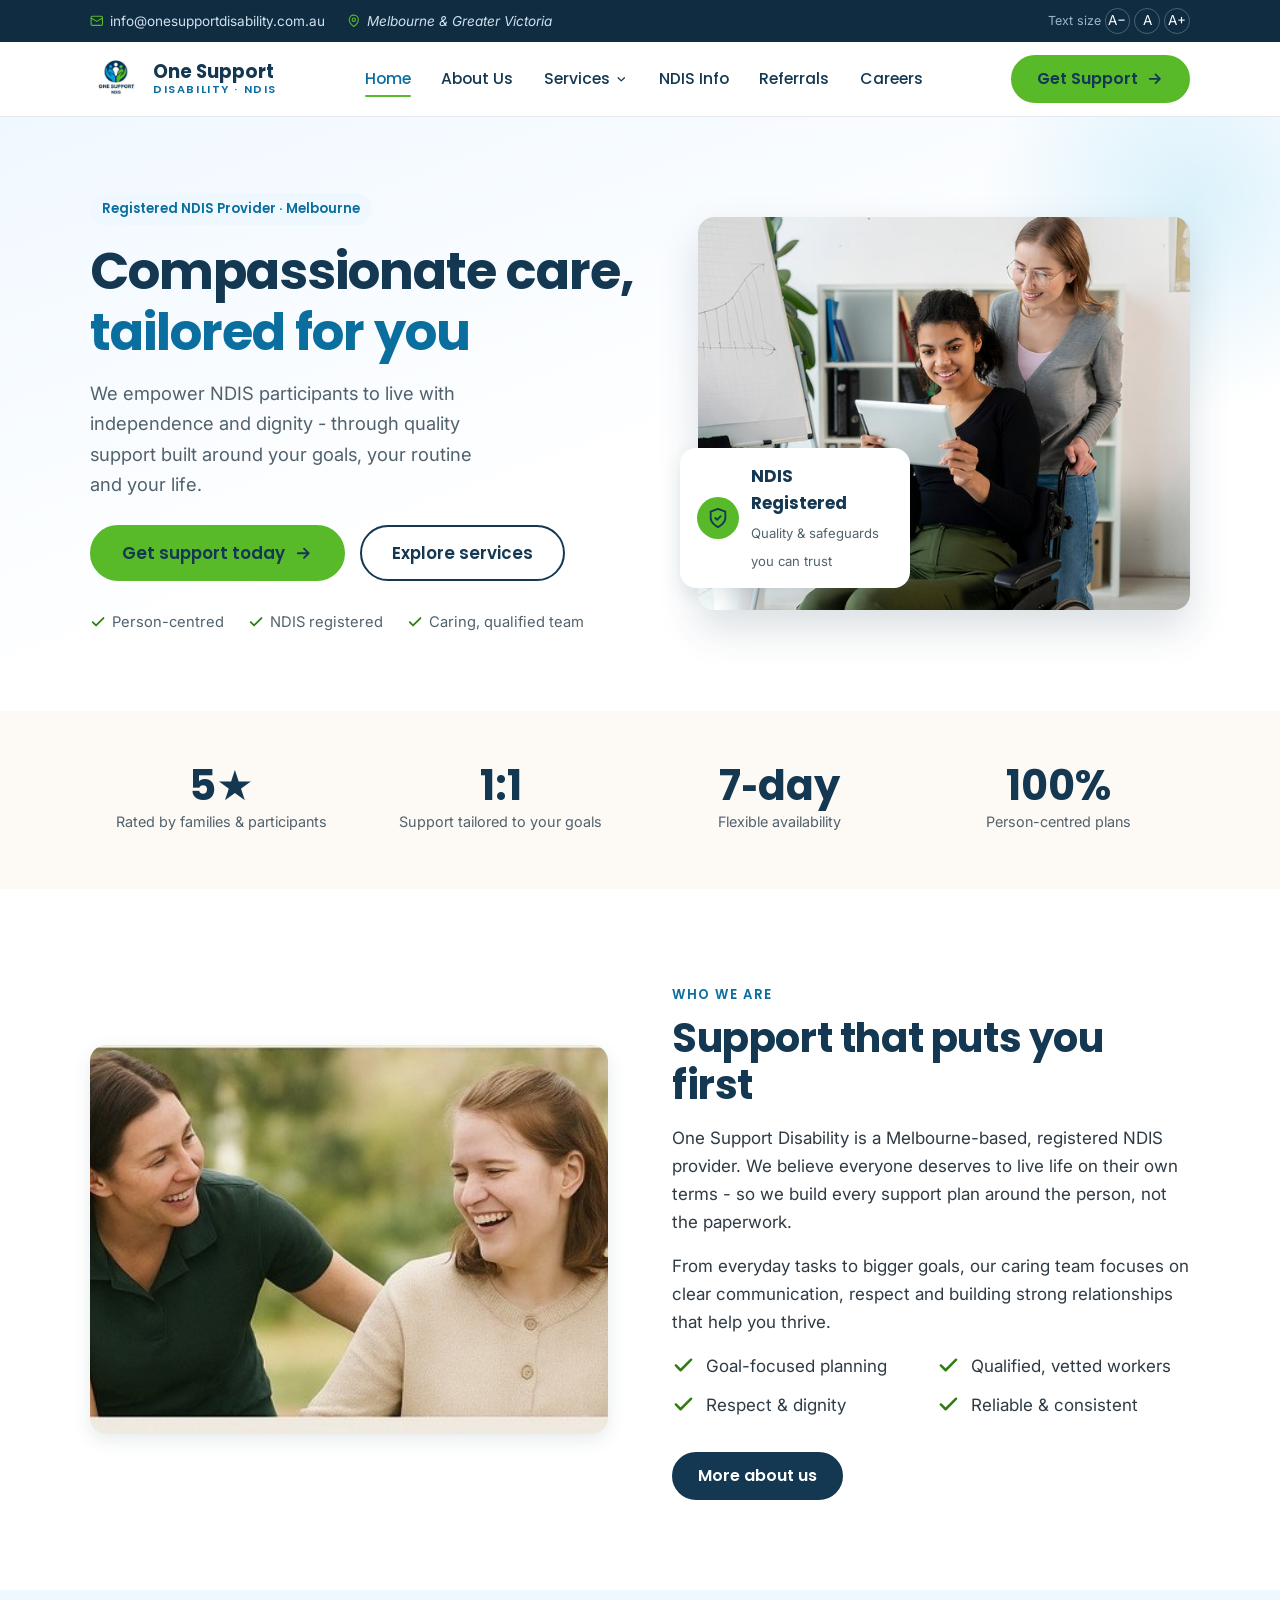
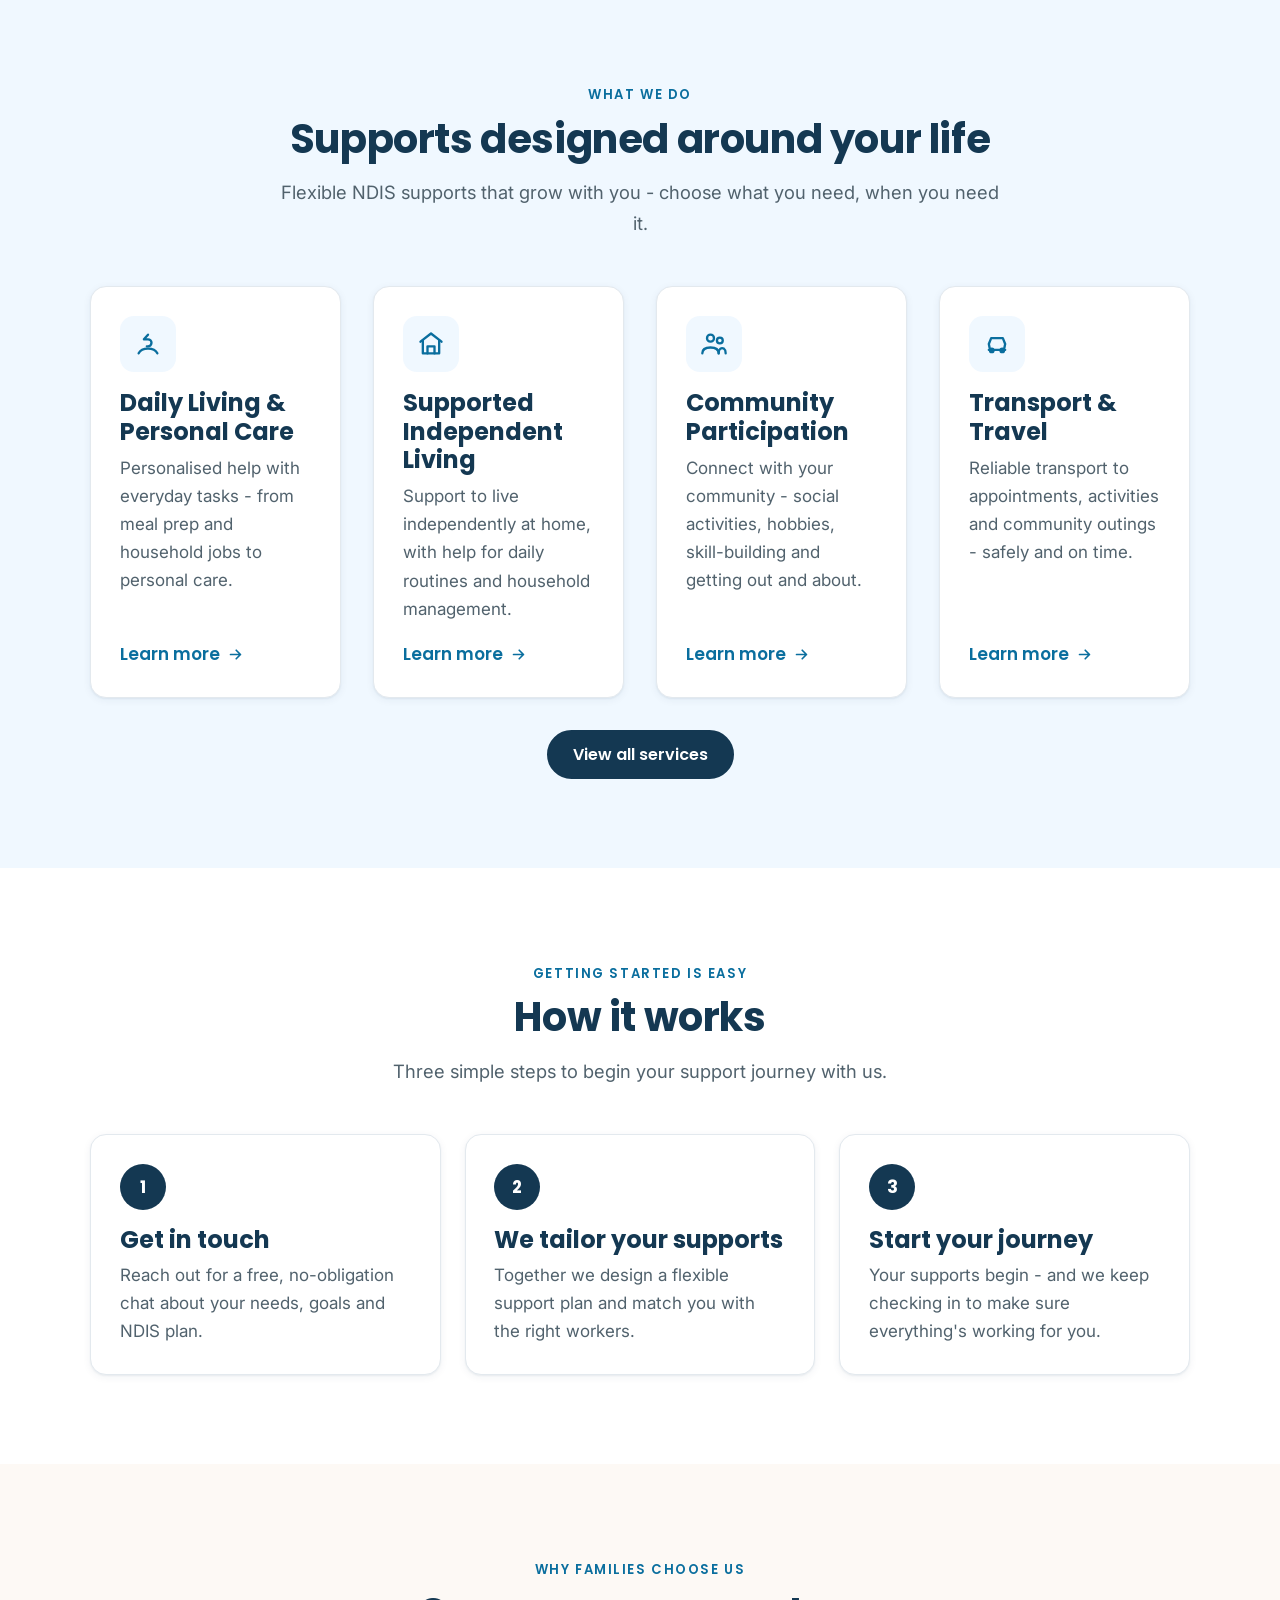
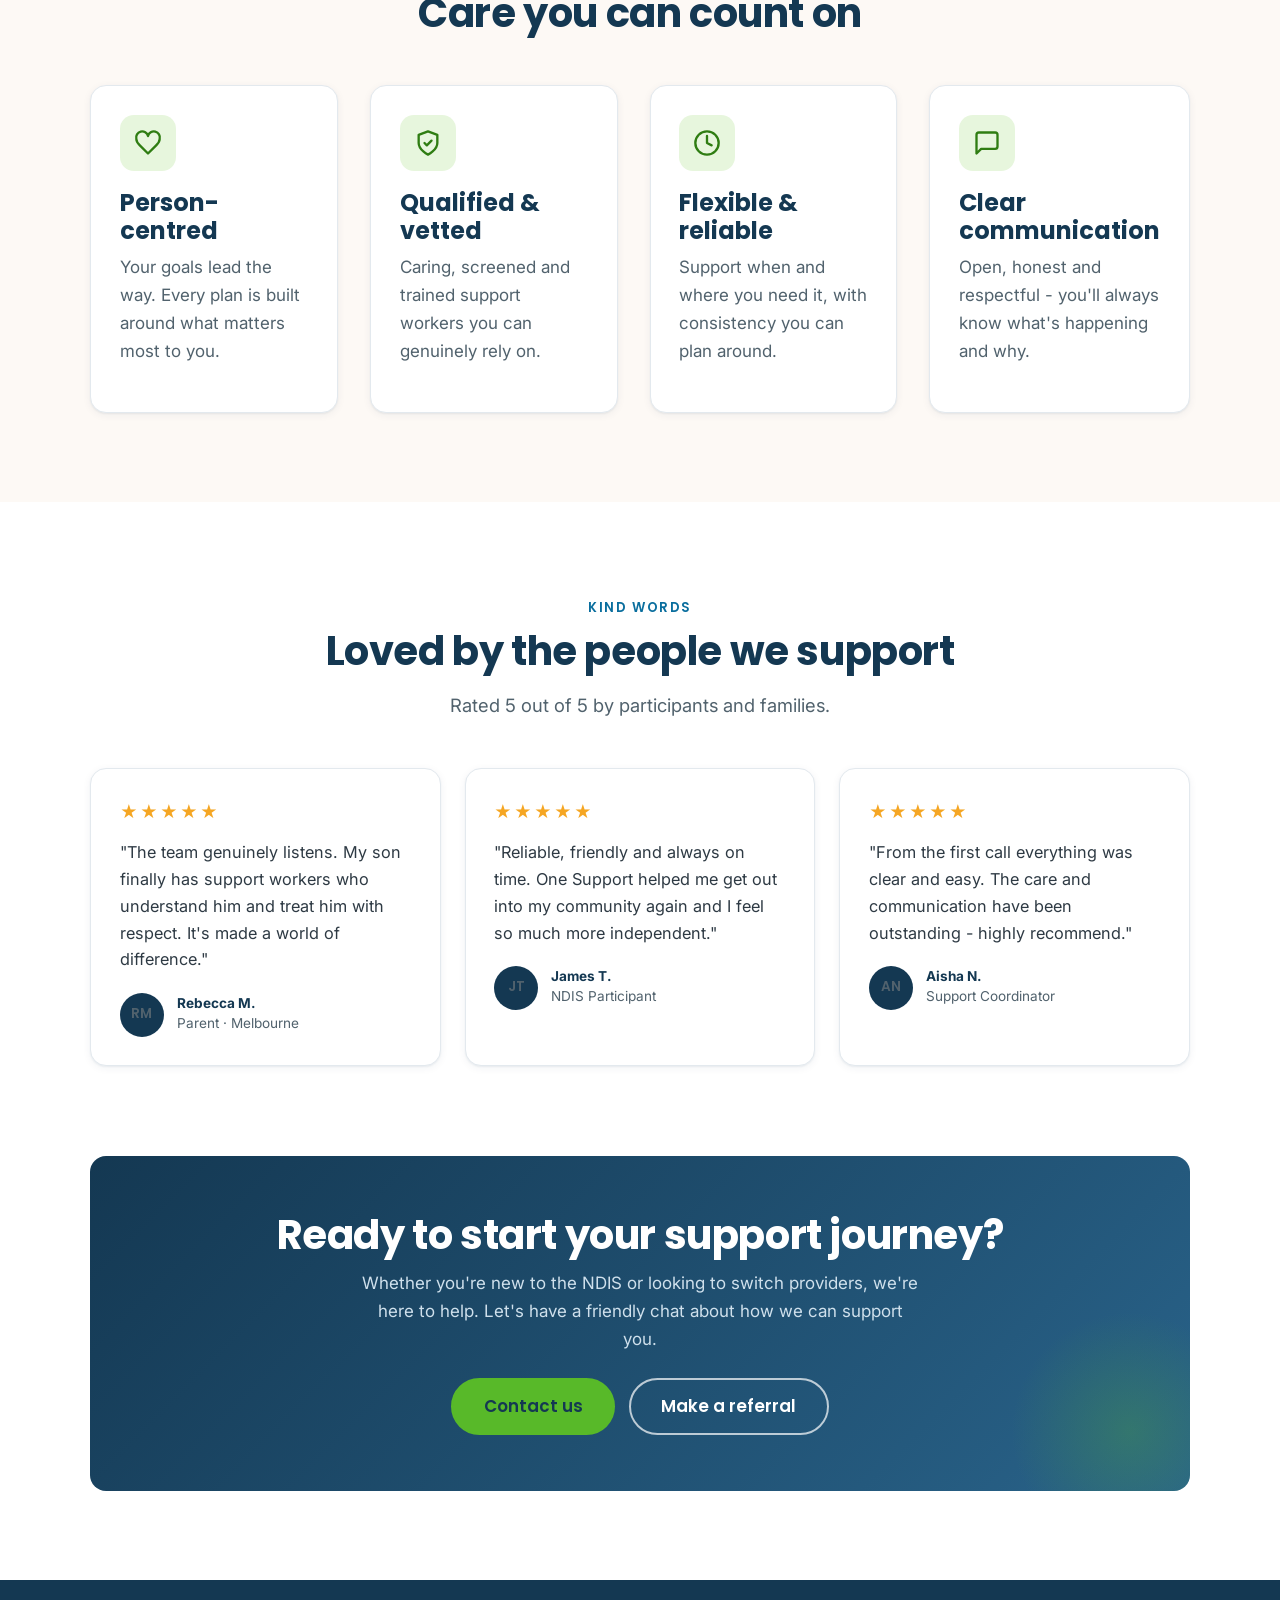
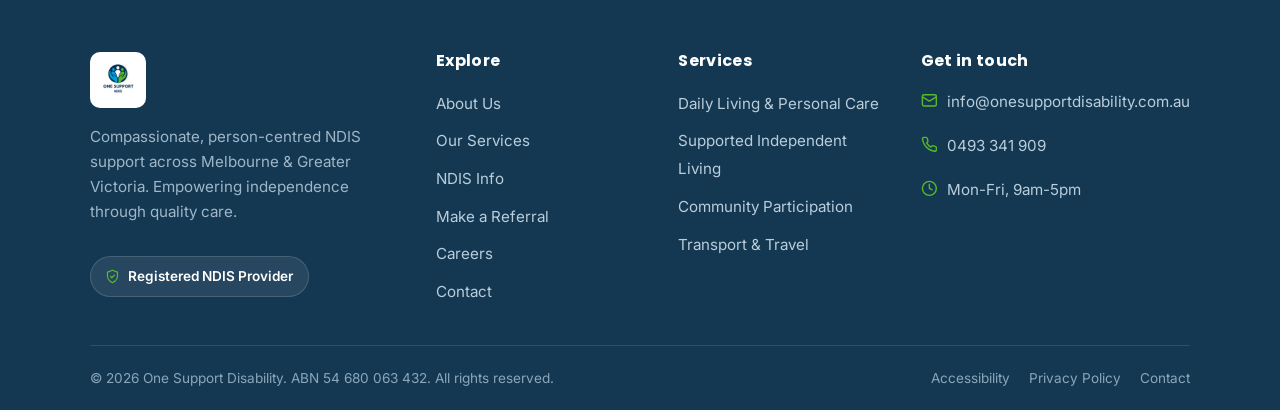
<file: index.html>
<!DOCTYPE html>
<html lang="en">
<head>
  <meta charset="UTF-8">
  <meta name="viewport" content="width=device-width, initial-scale=1.0">
  <title>One Support Disability | Compassionate NDIS Support in Melbourne</title>
  <meta name="description" content="One Support Disability is a registered NDIS provider in Melbourne offering compassionate, person-centred support - daily living, supported independent living, community participation and transport.">
  <link rel="icon" href="assets/images/favicon.svg" type="image/svg+xml">
  <link rel="preconnect" href="https://fonts.googleapis.com">
  <link rel="preconnect" href="https://fonts.gstatic.com" crossorigin>
  <link href="https://fonts.googleapis.com/css2?family=Poppins:wght@500;600;700&family=Inter:wght@400;500;600;700&display=swap" rel="stylesheet">
  <link rel="stylesheet" href="assets/css/styles.css">
</head>
<body data-page="home">
  <a class="skip-link" href="#main">Skip to content</a>
  <div id="site-header"></div>

  <main id="main">

    <!-- HERO -->
    <section class="hero">
      <div class="container hero__grid">
        <div class="hero__content">
          <span class="pill">Registered NDIS Provider · Melbourne</span>
          <h1 class="hero__title mt-1">Compassionate care, <span class="hl">tailored for you</span></h1>
          <p class="lead">We empower NDIS participants to live with independence and dignity - through quality support built around your goals, your routine and your life.</p>
          <div class="hero__cta btn-row">
            <a class="btn btn--accent btn--lg" href="contact.html">Get support today
              <svg viewBox="0 0 24 24" fill="none" stroke="currentColor" stroke-width="2.4" stroke-linecap="round" stroke-linejoin="round"><path d="M5 12h14M13 6l6 6-6 6"/></svg></a>
            <a class="btn btn--outline btn--lg" href="services.html">Explore services</a>
          </div>
          <div class="hero__trust">
            <span class="tick"><svg viewBox="0 0 24 24" fill="none" stroke="currentColor" stroke-width="2.6" stroke-linecap="round" stroke-linejoin="round"><path d="M20 6 9 17l-5-5"/></svg> Person-centred</span>
            <span class="tick"><svg viewBox="0 0 24 24" fill="none" stroke="currentColor" stroke-width="2.6" stroke-linecap="round" stroke-linejoin="round"><path d="M20 6 9 17l-5-5"/></svg> NDIS registered</span>
            <span class="tick"><svg viewBox="0 0 24 24" fill="none" stroke="currentColor" stroke-width="2.6" stroke-linecap="round" stroke-linejoin="round"><path d="M20 6 9 17l-5-5"/></svg> Caring, qualified team</span>
          </div>
        </div>
        <div class="hero__media">
          <img src="assets/images/participant-tablet.jpg" alt="A support worker and a young woman who uses a wheelchair smiling together while looking at a tablet" width="704" height="480">
          <div class="hero__badge">
            <span class="icon"><svg viewBox="0 0 24 24" fill="none" stroke="currentColor" stroke-width="2" stroke-linecap="round" stroke-linejoin="round"><path d="M12 22s8-4 8-10V5l-8-3-8 3v7c0 6 8 10 8 10Z"/><path d="m9 12 2 2 4-4"/></svg></span>
            <div><b>NDIS Registered</b><span>Quality &amp; safeguards you can trust</span></div>
          </div>
        </div>
      </div>
    </section>

    <!-- VALUE STRIP -->
    <section class="section--cream" style="padding-block:2.2rem">
      <div class="container">
        <div class="stats">
          <div class="stat reveal"><b>5&#9733;</b><span>Rated by families &amp; participants</span></div>
          <div class="stat reveal"><b>1:1</b><span>Support tailored to your goals</span></div>
          <div class="stat reveal"><b>7&#8209;day</b><span>Flexible availability</span></div>
          <div class="stat reveal"><b>100%</b><span>Person-centred plans</span></div>
        </div>
      </div>
    </section>

    <!-- WHO WE ARE -->
    <section class="section">
      <div class="container">
        <div class="feature">
          <div class="feature__media reveal">
            <img src="assets/images/carer-participant.jpg" alt="A One Support Disability support worker laughing warmly with a participant outdoors" width="683" height="303">
          </div>
          <div class="feature__content reveal">
            <span class="eyebrow">Who we are</span>
            <h2>Support that puts you first</h2>
            <p>One Support Disability is a Melbourne-based, registered NDIS provider. We believe everyone deserves to live life on their own terms - so we build every support plan around the person, not the paperwork.</p>
            <p>From everyday tasks to bigger goals, our caring team focuses on clear communication, respect and building strong relationships that help you thrive.</p>
            <ul class="ticks cols mt-1">
              <li><svg viewBox="0 0 24 24" fill="none" stroke="currentColor" stroke-width="2.6" stroke-linecap="round" stroke-linejoin="round"><path d="M20 6 9 17l-5-5"/></svg> Goal-focused planning</li>
              <li><svg viewBox="0 0 24 24" fill="none" stroke="currentColor" stroke-width="2.6" stroke-linecap="round" stroke-linejoin="round"><path d="M20 6 9 17l-5-5"/></svg> Qualified, vetted workers</li>
              <li><svg viewBox="0 0 24 24" fill="none" stroke="currentColor" stroke-width="2.6" stroke-linecap="round" stroke-linejoin="round"><path d="M20 6 9 17l-5-5"/></svg> Respect &amp; dignity</li>
              <li><svg viewBox="0 0 24 24" fill="none" stroke="currentColor" stroke-width="2.6" stroke-linecap="round" stroke-linejoin="round"><path d="M20 6 9 17l-5-5"/></svg> Reliable &amp; consistent</li>
            </ul>
            <div class="btn-row mt-2"><a class="btn btn--navy" href="about.html">More about us</a></div>
          </div>
        </div>
      </div>
    </section>

    <!-- SERVICES -->
    <section class="section section--alice">
      <div class="container">
        <div class="section-head center">
          <span class="eyebrow">What we do</span>
          <h2>Supports designed around your life</h2>
          <p class="lead">Flexible NDIS supports that grow with you - choose what you need, when you need it.</p>
        </div>
        <div class="grid grid--4">
          <article class="card reveal">
            <div class="card__icon"><svg viewBox="0 0 24 24" fill="none" stroke="currentColor" stroke-width="2" stroke-linecap="round" stroke-linejoin="round"><path d="M11 14h1a3 3 0 0 0 0-6H8.5L12 4"/><path d="M4 20c1.5-3 4-4 8-4s6.5 1 8 4"/><circle cx="12" cy="9" r="0"/></svg></div>
            <h3>Daily Living &amp; Personal Care</h3>
            <p>Personalised help with everyday tasks - from meal prep and household jobs to personal care.</p>
            <a class="card__link" href="service-daily-living.html">Learn more
              <svg viewBox="0 0 24 24" fill="none" stroke="currentColor" stroke-width="2.4" stroke-linecap="round" stroke-linejoin="round"><path d="M5 12h14M13 6l6 6-6 6"/></svg></a>
          </article>
          <article class="card reveal">
            <div class="card__icon"><svg viewBox="0 0 24 24" fill="none" stroke="currentColor" stroke-width="2" stroke-linecap="round" stroke-linejoin="round"><path d="m3 10 9-7 9 7"/><path d="M5 9v11h14V9"/><path d="M9 20v-6h6v6"/></svg></div>
            <h3>Supported Independent Living</h3>
            <p>Support to live independently at home, with help for daily routines and household management.</p>
            <a class="card__link" href="service-sil.html">Learn more
              <svg viewBox="0 0 24 24" fill="none" stroke="currentColor" stroke-width="2.4" stroke-linecap="round" stroke-linejoin="round"><path d="M5 12h14M13 6l6 6-6 6"/></svg></a>
          </article>
          <article class="card reveal">
            <div class="card__icon"><svg viewBox="0 0 24 24" fill="none" stroke="currentColor" stroke-width="2" stroke-linecap="round" stroke-linejoin="round"><circle cx="9" cy="7" r="3"/><circle cx="17" cy="9" r="2.5"/><path d="M2 20c0-3.5 3-5 7-5s7 1.5 7 5"/><path d="M16 20c0-2 .5-3.3 1.5-4 .8-.5 2-.5 3 0 1 .7 1.5 2 1.5 4"/></svg></div>
            <h3>Community Participation</h3>
            <p>Connect with your community - social activities, hobbies, skill-building and getting out and about.</p>
            <a class="card__link" href="service-community.html">Learn more
              <svg viewBox="0 0 24 24" fill="none" stroke="currentColor" stroke-width="2.4" stroke-linecap="round" stroke-linejoin="round"><path d="M5 12h14M13 6l6 6-6 6"/></svg></a>
          </article>
          <article class="card reveal">
            <div class="card__icon"><svg viewBox="0 0 24 24" fill="none" stroke="currentColor" stroke-width="2" stroke-linecap="round" stroke-linejoin="round"><path d="M5 17h14M6 17l-1-5 2-5h10l2 5-1 5"/><circle cx="7.5" cy="17.5" r="1.5"/><circle cx="16.5" cy="17.5" r="1.5"/></svg></div>
            <h3>Transport &amp; Travel</h3>
            <p>Reliable transport to appointments, activities and community outings - safely and on time.</p>
            <a class="card__link" href="service-transport.html">Learn more
              <svg viewBox="0 0 24 24" fill="none" stroke="currentColor" stroke-width="2.4" stroke-linecap="round" stroke-linejoin="round"><path d="M5 12h14M13 6l6 6-6 6"/></svg></a>
          </article>
        </div>
        <div class="center mt-2"><a class="btn btn--navy" href="services.html">View all services</a></div>
      </div>
    </section>

    <!-- HOW IT WORKS -->
    <section class="section">
      <div class="container">
        <div class="section-head center">
          <span class="eyebrow">Getting started is easy</span>
          <h2>How it works</h2>
          <p class="lead">Three simple steps to begin your support journey with us.</p>
        </div>
        <div class="steps">
          <div class="step reveal"><div class="step__num"></div><h3>Get in touch</h3><p>Reach out for a free, no-obligation chat about your needs, goals and NDIS plan.</p></div>
          <div class="step reveal"><div class="step__num"></div><h3>We tailor your supports</h3><p>Together we design a flexible support plan and match you with the right workers.</p></div>
          <div class="step reveal"><div class="step__num"></div><h3>Start your journey</h3><p>Your supports begin - and we keep checking in to make sure everything's working for you.</p></div>
        </div>
      </div>
    </section>

    <!-- WHY US -->
    <section class="section section--cream">
      <div class="container">
        <div class="section-head center">
          <span class="eyebrow">Why families choose us</span>
          <h2>Care you can count on</h2>
        </div>
        <div class="grid grid--4">
          <article class="card card--green reveal">
            <div class="card__icon"><svg viewBox="0 0 24 24" fill="none" stroke="currentColor" stroke-width="2" stroke-linecap="round" stroke-linejoin="round"><path d="M19 14c1.5-1.5 3-3.3 3-5.5A3.5 3.5 0 0 0 12 6 3.5 3.5 0 0 0 2 8.5C2 10.7 3.5 12.5 5 14l7 7Z"/></svg></div>
            <h3>Person-centred</h3><p>Your goals lead the way. Every plan is built around what matters most to you.</p>
          </article>
          <article class="card card--green reveal">
            <div class="card__icon"><svg viewBox="0 0 24 24" fill="none" stroke="currentColor" stroke-width="2" stroke-linecap="round" stroke-linejoin="round"><path d="M12 22s8-4 8-10V5l-8-3-8 3v7c0 6 8 10 8 10Z"/><path d="m9 12 2 2 4-4"/></svg></div>
            <h3>Qualified &amp; vetted</h3><p>Caring, screened and trained support workers you can genuinely rely on.</p>
          </article>
          <article class="card card--green reveal">
            <div class="card__icon"><svg viewBox="0 0 24 24" fill="none" stroke="currentColor" stroke-width="2" stroke-linecap="round" stroke-linejoin="round"><circle cx="12" cy="12" r="10"/><path d="M12 6v6l4 2"/></svg></div>
            <h3>Flexible &amp; reliable</h3><p>Support when and where you need it, with consistency you can plan around.</p>
          </article>
          <article class="card card--green reveal">
            <div class="card__icon"><svg viewBox="0 0 24 24" fill="none" stroke="currentColor" stroke-width="2" stroke-linecap="round" stroke-linejoin="round"><path d="M21 15a2 2 0 0 1-2 2H7l-4 4V5a2 2 0 0 1 2-2h14a2 2 0 0 1 2 2Z"/></svg></div>
            <h3>Clear communication</h3><p>Open, honest and respectful - you'll always know what's happening and why.</p>
          </article>
        </div>
      </div>
    </section>

    <!-- TESTIMONIALS -->
    <section class="section">
      <div class="container">
        <div class="section-head center">
          <span class="eyebrow">Kind words</span>
          <h2>Loved by the people we support</h2>
          <p class="lead">Rated 5 out of 5 by participants and families.</p>
        </div>
        <div class="quotes">
          <figure class="quote reveal">
            <div class="stars" aria-label="5 out of 5 stars">&#9733;&#9733;&#9733;&#9733;&#9733;</div>
            <blockquote><p>"The team genuinely listens. My son finally has support workers who understand him and treat him with respect. It's made a world of difference."</p></blockquote>
            <figcaption class="quote__who"><span class="quote__avatar">RM</span><span><b>Rebecca M.</b><span>Parent · Melbourne</span></span></figcaption>
          </figure>
          <figure class="quote reveal">
            <div class="stars" aria-label="5 out of 5 stars">&#9733;&#9733;&#9733;&#9733;&#9733;</div>
            <blockquote><p>"Reliable, friendly and always on time. One Support helped me get out into my community again and I feel so much more independent."</p></blockquote>
            <figcaption class="quote__who"><span class="quote__avatar">JT</span><span><b>James T.</b><span>NDIS Participant</span></span></figcaption>
          </figure>
          <figure class="quote reveal">
            <div class="stars" aria-label="5 out of 5 stars">&#9733;&#9733;&#9733;&#9733;&#9733;</div>
            <blockquote><p>"From the first call everything was clear and easy. The care and communication have been outstanding - highly recommend."</p></blockquote>
            <figcaption class="quote__who"><span class="quote__avatar">AN</span><span><b>Aisha N.</b><span>Support Coordinator</span></span></figcaption>
          </figure>
        </div>
      </div>
    </section>

    <!-- CTA -->
    <section class="section" style="padding-top:0">
      <div class="container">
        <div class="cta-band reveal">
          <h2>Ready to start your support journey?</h2>
          <p>Whether you're new to the NDIS or looking to switch providers, we're here to help. Let's have a friendly chat about how we can support you.</p>
          <div class="btn-row">
            <a class="btn btn--accent btn--lg" href="contact.html">Contact us</a>
            <a class="btn btn--outline-light btn--lg" href="referral.html">Make a referral</a>
          </div>
        </div>
      </div>
    </section>

  </main>

  <div id="site-footer"></div>
  <script src="assets/js/main.js"></script>
</body>
</html>
</file>
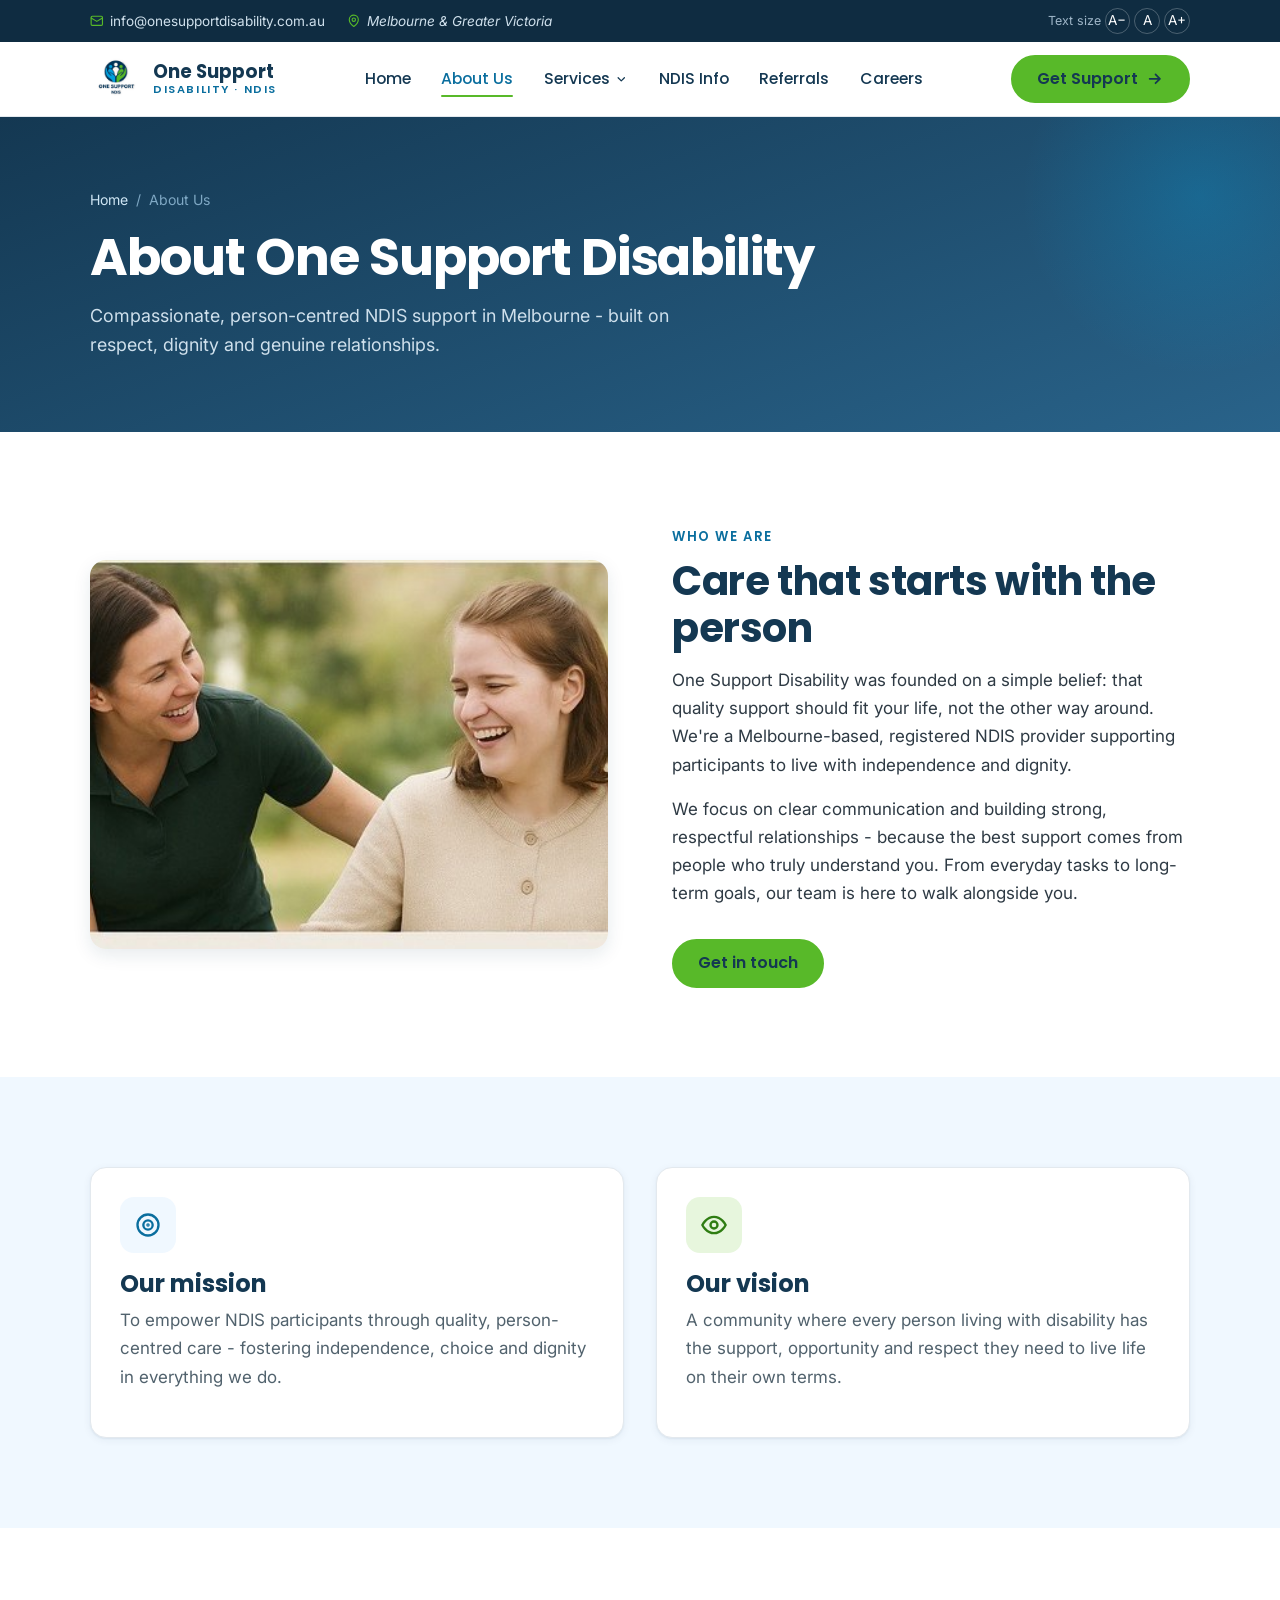
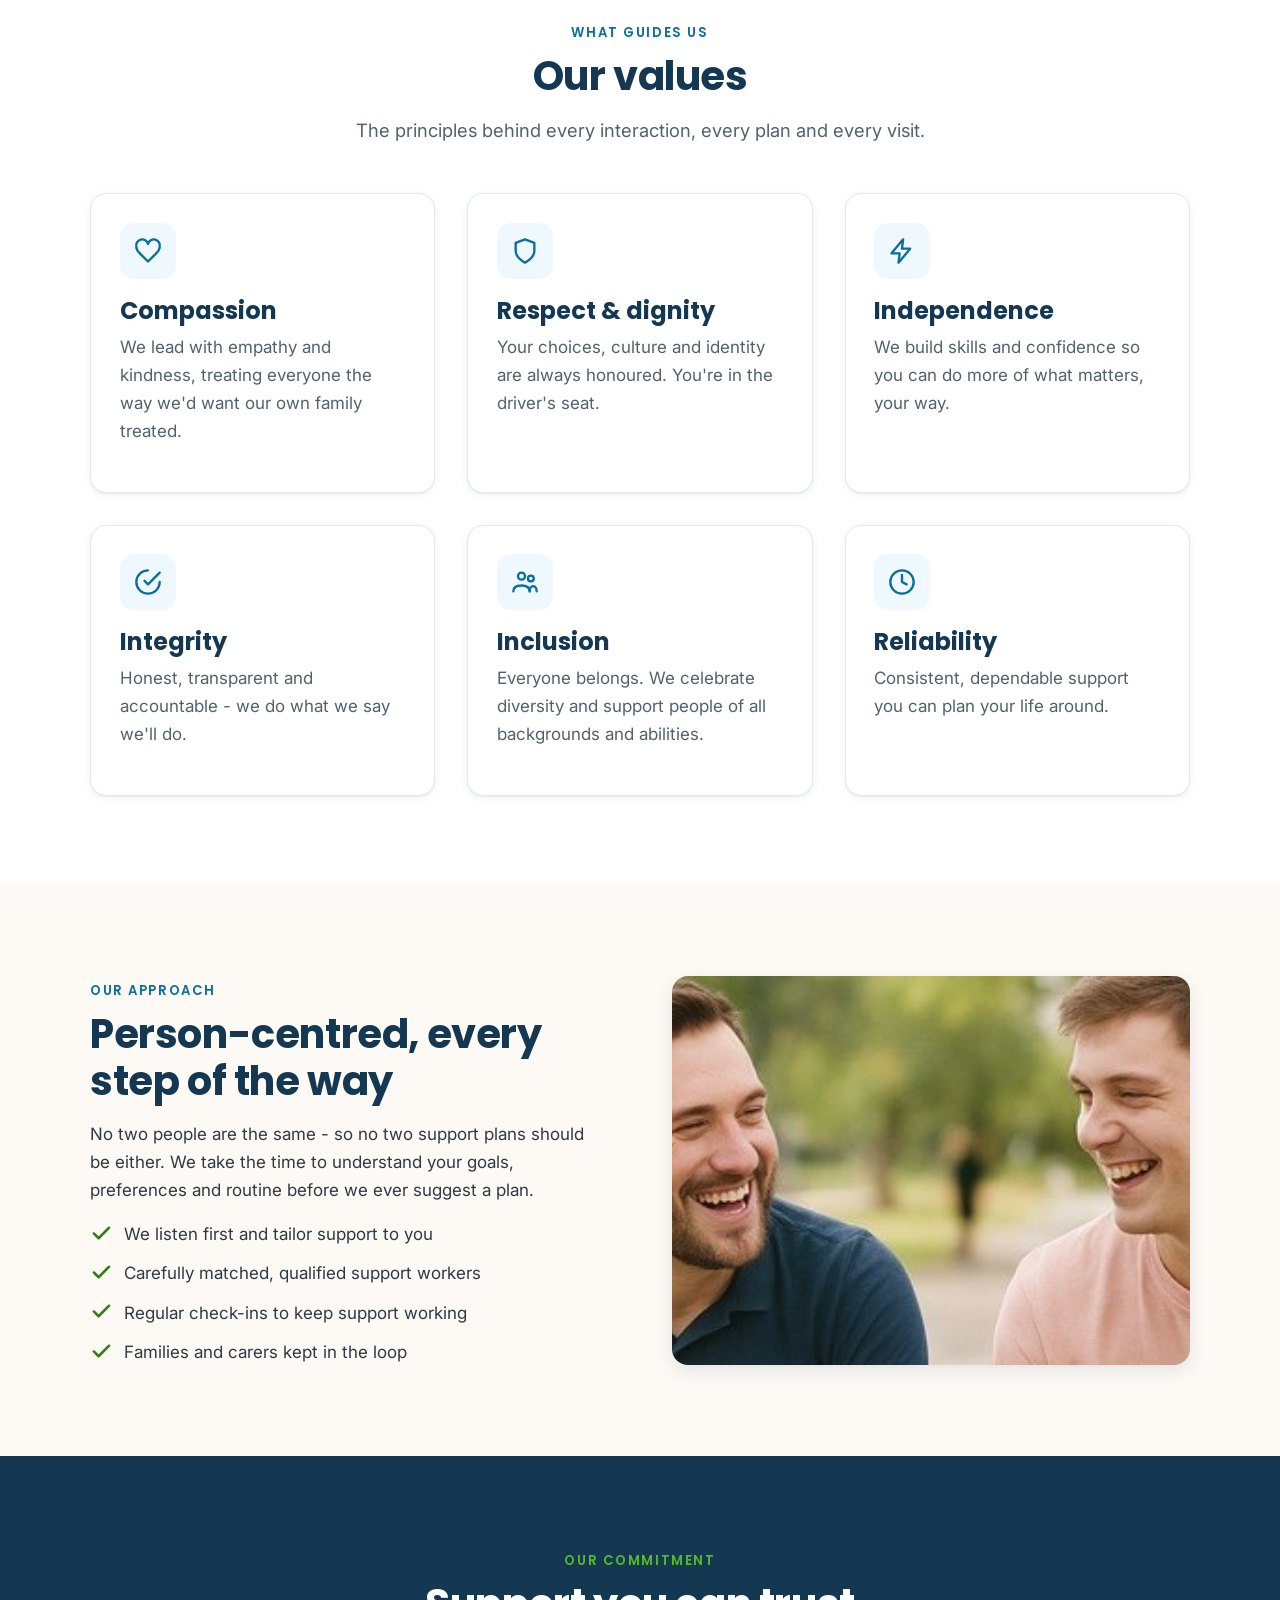
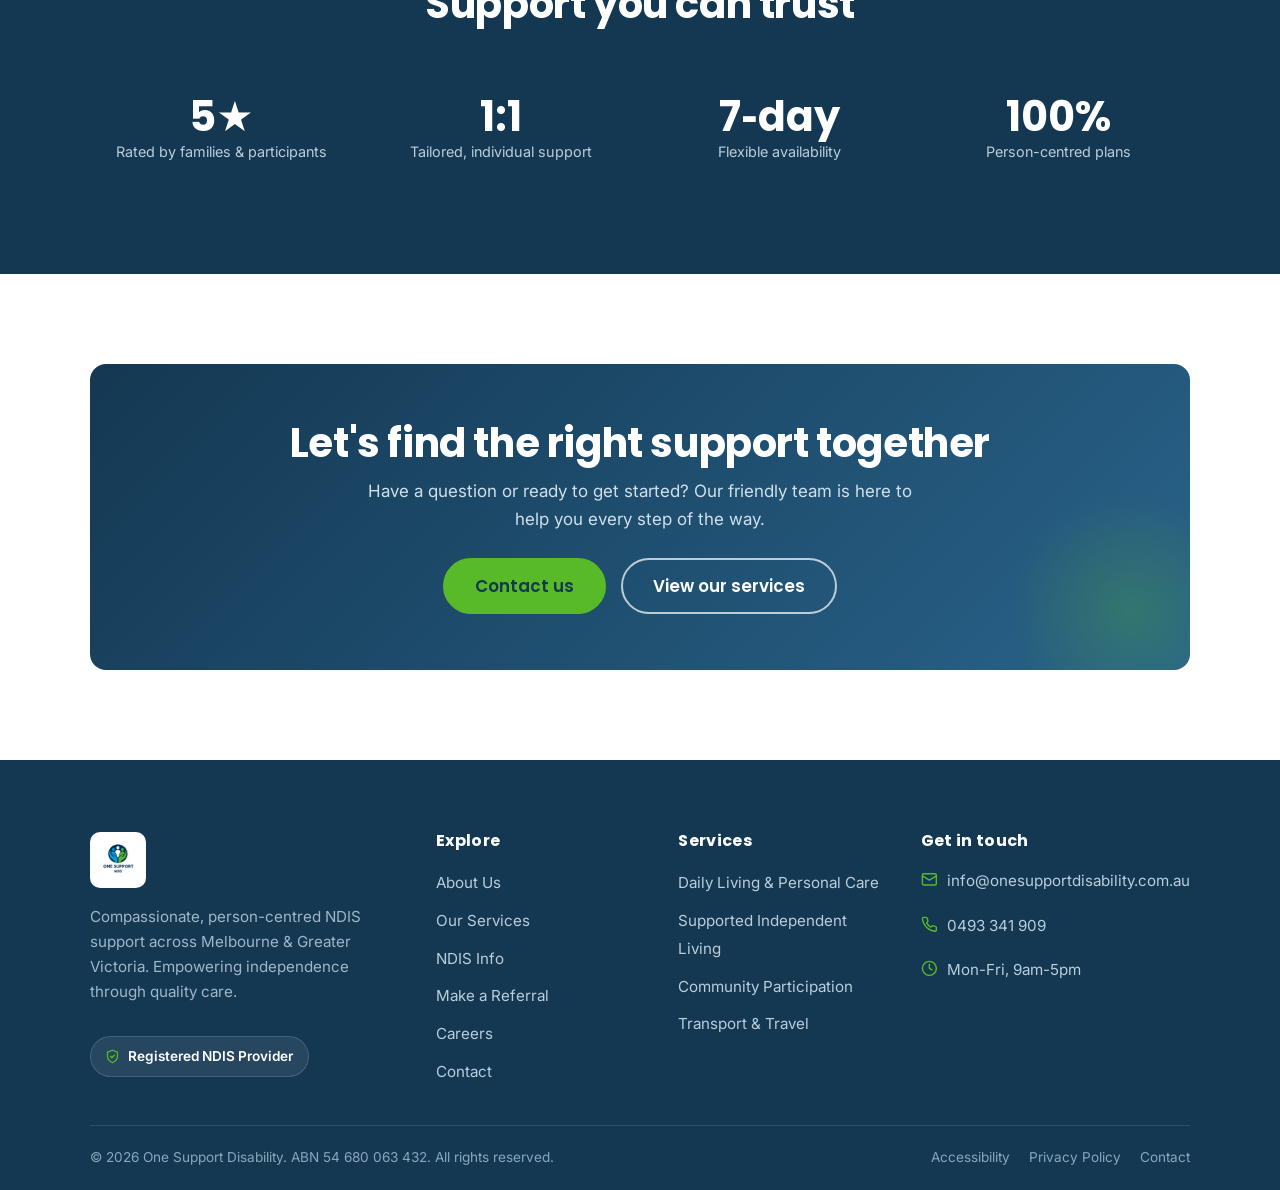
<file: about.html>
<!DOCTYPE html>
<html lang="en">
<head>
  <meta charset="UTF-8">
  <meta name="viewport" content="width=device-width, initial-scale=1.0">
  <title>About Us | One Support Disability</title>
  <meta name="description" content="One Support Disability is a registered NDIS provider in Melbourne. Learn about our mission to empower participants through compassionate, person-centred care that fosters independence and dignity.">
  <link rel="icon" href="assets/images/favicon.svg" type="image/svg+xml">
  <link rel="preconnect" href="https://fonts.googleapis.com">
  <link rel="preconnect" href="https://fonts.gstatic.com" crossorigin>
  <link href="https://fonts.googleapis.com/css2?family=Poppins:wght@500;600;700&family=Inter:wght@400;500;600;700&display=swap" rel="stylesheet">
  <link rel="stylesheet" href="assets/css/styles.css">
</head>
<body data-page="about">
  <a class="skip-link" href="#main">Skip to content</a>
  <div id="site-header"></div>

  <main id="main">
    <section class="page-hero">
      <div class="container">
        <nav class="crumbs" aria-label="Breadcrumb"><a href="index.html">Home</a><span>/</span><span>About Us</span></nav>
        <h1>About One Support Disability</h1>
        <p>Compassionate, person-centred NDIS support in Melbourne - built on respect, dignity and genuine relationships.</p>
      </div>
    </section>

    <!-- STORY -->
    <section class="section">
      <div class="container">
        <div class="feature">
          <div class="feature__media reveal">
            <img src="assets/images/carer-participant.jpg" alt="A support worker sharing a warm, happy moment with a participant outdoors" width="683" height="303">
          </div>
          <div class="feature__content reveal">
            <span class="eyebrow">Who we are</span>
            <h2>Care that starts with the person</h2>
            <p>One Support Disability was founded on a simple belief: that quality support should fit your life, not the other way around. We're a Melbourne-based, registered NDIS provider supporting participants to live with independence and dignity.</p>
            <p>We focus on clear communication and building strong, respectful relationships - because the best support comes from people who truly understand you. From everyday tasks to long-term goals, our team is here to walk alongside you.</p>
            <div class="btn-row mt-2"><a class="btn btn--accent" href="contact.html">Get in touch</a></div>
          </div>
        </div>
      </div>
    </section>

    <!-- MISSION / VISION -->
    <section class="section section--alice">
      <div class="container">
        <div class="grid grid--2">
          <article class="card reveal">
            <div class="card__icon"><svg viewBox="0 0 24 24" fill="none" stroke="currentColor" stroke-width="2" stroke-linecap="round" stroke-linejoin="round"><circle cx="12" cy="12" r="9"/><circle cx="12" cy="12" r="4"/><circle cx="12" cy="12" r="0.5" fill="currentColor"/></svg></div>
            <h3>Our mission</h3>
            <p>To empower NDIS participants through quality, person-centred care - fostering independence, choice and dignity in everything we do.</p>
          </article>
          <article class="card card--green reveal">
            <div class="card__icon"><svg viewBox="0 0 24 24" fill="none" stroke="currentColor" stroke-width="2" stroke-linecap="round" stroke-linejoin="round"><path d="M2 12s3.5-7 10-7 10 7 10 7-3.5 7-10 7-10-7-10-7Z"/><circle cx="12" cy="12" r="3"/></svg></div>
            <h3>Our vision</h3>
            <p>A community where every person living with disability has the support, opportunity and respect they need to live life on their own terms.</p>
          </article>
        </div>
      </div>
    </section>

    <!-- VALUES -->
    <section class="section">
      <div class="container">
        <div class="section-head center">
          <span class="eyebrow">What guides us</span>
          <h2>Our values</h2>
          <p class="lead">The principles behind every interaction, every plan and every visit.</p>
        </div>
        <div class="grid grid--3">
          <article class="card reveal"><div class="card__icon"><svg viewBox="0 0 24 24" fill="none" stroke="currentColor" stroke-width="2" stroke-linecap="round" stroke-linejoin="round"><path d="M19 14c1.5-1.5 3-3.3 3-5.5A3.5 3.5 0 0 0 12 6 3.5 3.5 0 0 0 2 8.5C2 10.7 3.5 12.5 5 14l7 7Z"/></svg></div><h3>Compassion</h3><p>We lead with empathy and kindness, treating everyone the way we'd want our own family treated.</p></article>
          <article class="card reveal"><div class="card__icon"><svg viewBox="0 0 24 24" fill="none" stroke="currentColor" stroke-width="2" stroke-linecap="round" stroke-linejoin="round"><path d="M12 22s8-4 8-10V5l-8-3-8 3v7c0 6 8 10 8 10Z"/></svg></div><h3>Respect &amp; dignity</h3><p>Your choices, culture and identity are always honoured. You're in the driver's seat.</p></article>
          <article class="card reveal"><div class="card__icon"><svg viewBox="0 0 24 24" fill="none" stroke="currentColor" stroke-width="2" stroke-linecap="round" stroke-linejoin="round"><path d="M13 2 3 14h7l-1 8 10-12h-7l1-8Z"/></svg></div><h3>Independence</h3><p>We build skills and confidence so you can do more of what matters, your way.</p></article>
          <article class="card reveal"><div class="card__icon"><svg viewBox="0 0 24 24" fill="none" stroke="currentColor" stroke-width="2" stroke-linecap="round" stroke-linejoin="round"><path d="M12 2a10 10 0 1 0 10 10"/><path d="m9 11 3 3L22 4"/></svg></div><h3>Integrity</h3><p>Honest, transparent and accountable - we do what we say we'll do.</p></article>
          <article class="card reveal"><div class="card__icon"><svg viewBox="0 0 24 24" fill="none" stroke="currentColor" stroke-width="2" stroke-linecap="round" stroke-linejoin="round"><circle cx="9" cy="7" r="3"/><circle cx="17" cy="9" r="2.5"/><path d="M2 20c0-3.5 3-5 7-5s7 1.5 7 5"/><path d="M16 20c0-2 .5-3.3 1.5-4 .8-.5 2-.5 3 0 1 .7 1.5 2 1.5 4"/></svg></div><h3>Inclusion</h3><p>Everyone belongs. We celebrate diversity and support people of all backgrounds and abilities.</p></article>
          <article class="card reveal"><div class="card__icon"><svg viewBox="0 0 24 24" fill="none" stroke="currentColor" stroke-width="2" stroke-linecap="round" stroke-linejoin="round"><circle cx="12" cy="12" r="10"/><path d="M12 6v6l4 2"/></svg></div><h3>Reliability</h3><p>Consistent, dependable support you can plan your life around.</p></article>
        </div>
      </div>
    </section>

    <!-- APPROACH -->
    <section class="section section--cream">
      <div class="container">
        <div class="feature feature--rev">
          <div class="feature__media reveal">
            <img src="assets/images/two-friends.jpg" alt="Two people smiling and chatting happily together outdoors" width="683" height="208">
          </div>
          <div class="feature__content reveal">
            <span class="eyebrow">Our approach</span>
            <h2>Person-centred, every step of the way</h2>
            <p>No two people are the same - so no two support plans should be either. We take the time to understand your goals, preferences and routine before we ever suggest a plan.</p>
            <ul class="ticks mt-1">
              <li><svg viewBox="0 0 24 24" fill="none" stroke="currentColor" stroke-width="2.6" stroke-linecap="round" stroke-linejoin="round"><path d="M20 6 9 17l-5-5"/></svg> We listen first and tailor support to you</li>
              <li><svg viewBox="0 0 24 24" fill="none" stroke="currentColor" stroke-width="2.6" stroke-linecap="round" stroke-linejoin="round"><path d="M20 6 9 17l-5-5"/></svg> Carefully matched, qualified support workers</li>
              <li><svg viewBox="0 0 24 24" fill="none" stroke="currentColor" stroke-width="2.6" stroke-linecap="round" stroke-linejoin="round"><path d="M20 6 9 17l-5-5"/></svg> Regular check-ins to keep support working</li>
              <li><svg viewBox="0 0 24 24" fill="none" stroke="currentColor" stroke-width="2.6" stroke-linecap="round" stroke-linejoin="round"><path d="M20 6 9 17l-5-5"/></svg> Families and carers kept in the loop</li>
            </ul>
          </div>
        </div>
      </div>
    </section>

    <!-- COMMITMENT STATS -->
    <section class="section section--navy">
      <div class="container">
        <div class="section-head center" style="margin-inline:auto">
          <span class="eyebrow">Our commitment</span>
          <h2>Support you can trust</h2>
        </div>
        <div class="stats">
          <div class="stat"><b>5&#9733;</b><span>Rated by families &amp; participants</span></div>
          <div class="stat"><b>1:1</b><span>Tailored, individual support</span></div>
          <div class="stat"><b>7&#8209;day</b><span>Flexible availability</span></div>
          <div class="stat"><b>100%</b><span>Person-centred plans</span></div>
        </div>
      </div>
    </section>

    <!-- CTA -->
    <section class="section">
      <div class="container">
        <div class="cta-band reveal">
          <h2>Let's find the right support together</h2>
          <p>Have a question or ready to get started? Our friendly team is here to help you every step of the way.</p>
          <div class="btn-row"><a class="btn btn--accent btn--lg" href="contact.html">Contact us</a><a class="btn btn--outline-light btn--lg" href="services.html">View our services</a></div>
        </div>
      </div>
    </section>
  </main>

  <div id="site-footer"></div>
  <script src="assets/js/main.js"></script>
</body>
</html>
</file>
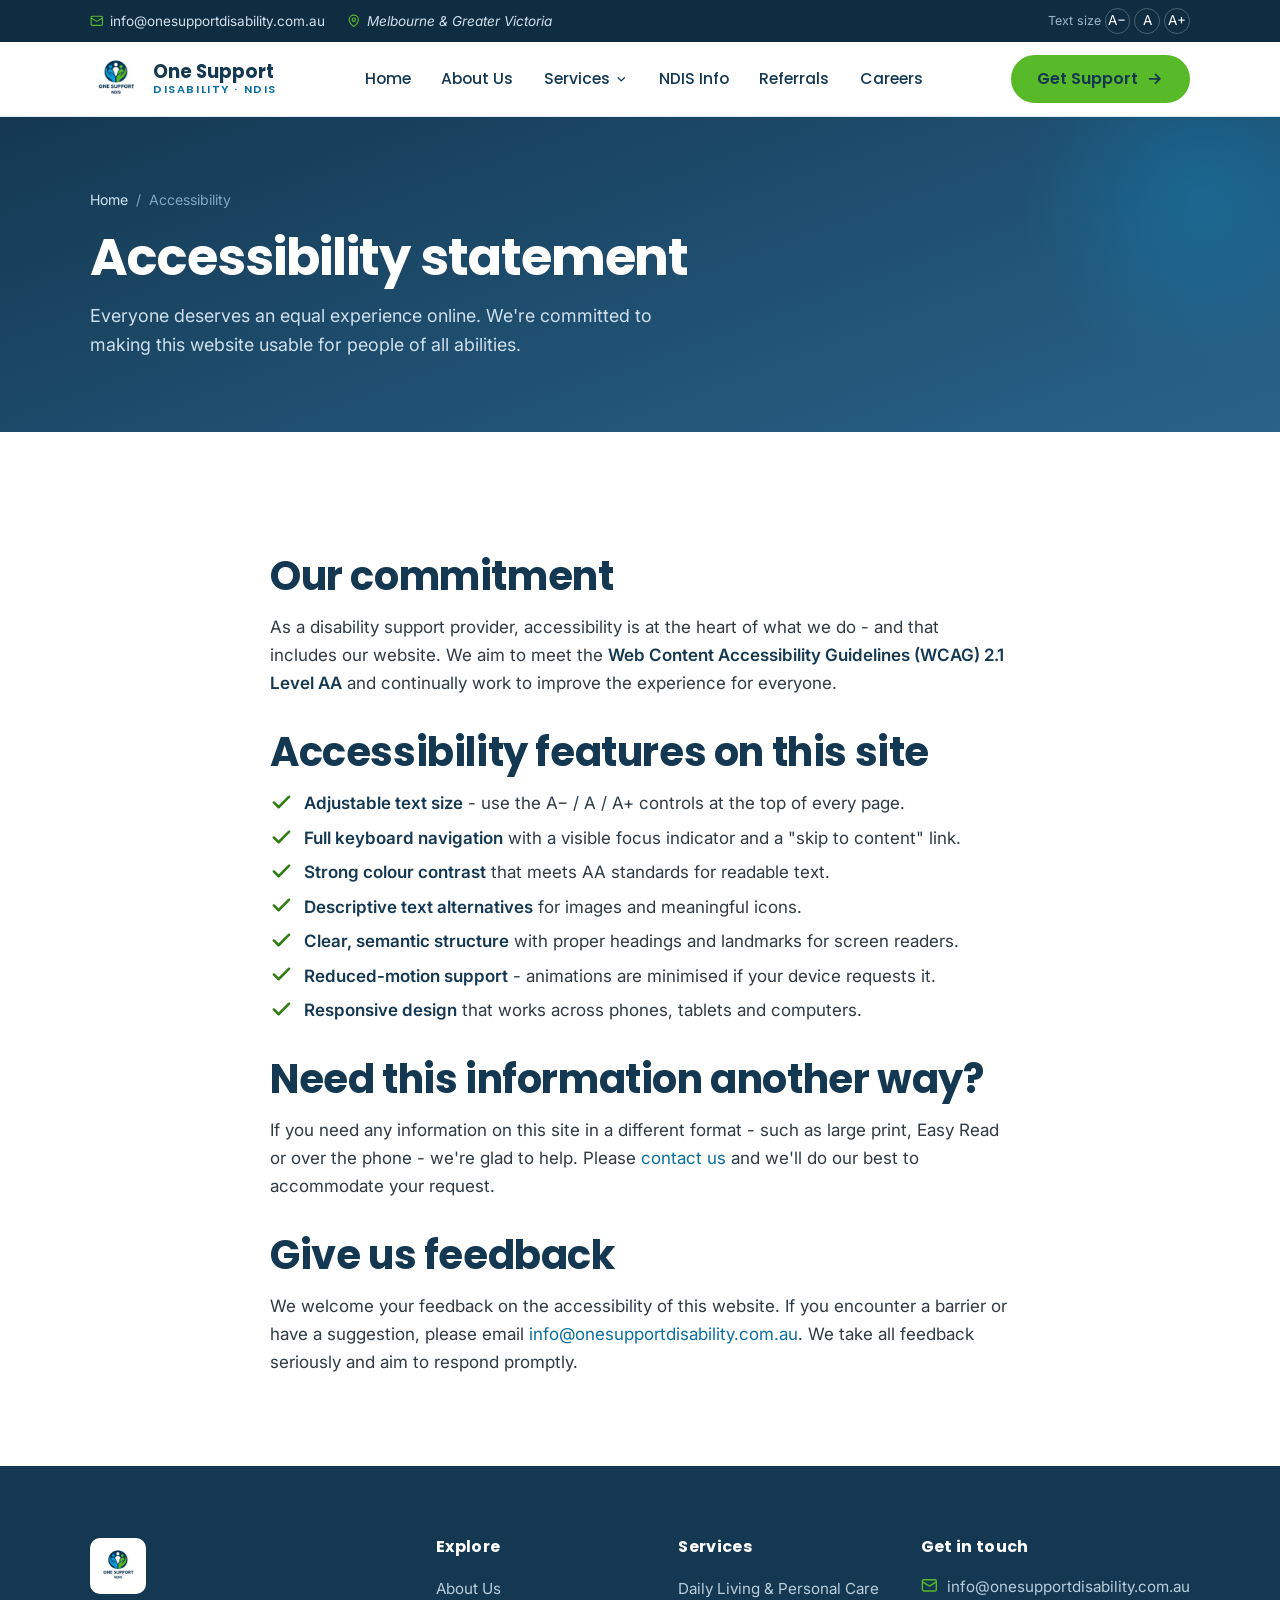
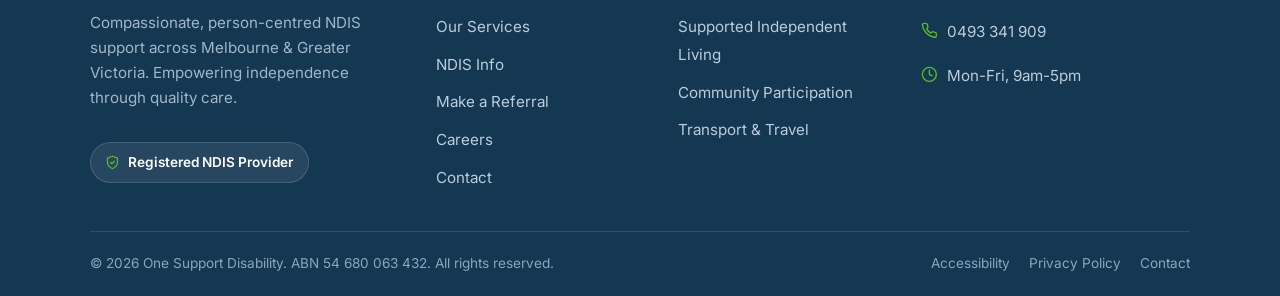
<file: accessibility.html>
<!DOCTYPE html>
<html lang="en">
<head>
  <meta charset="UTF-8">
  <meta name="viewport" content="width=device-width, initial-scale=1.0">
  <title>Accessibility | One Support Disability</title>
  <meta name="description" content="One Support Disability is committed to digital accessibility. Read about the accessibility features of our website and how to give us feedback.">
  <link rel="icon" href="assets/images/favicon.svg" type="image/svg+xml">
  <link rel="preconnect" href="https://fonts.googleapis.com">
  <link rel="preconnect" href="https://fonts.gstatic.com" crossorigin>
  <link href="https://fonts.googleapis.com/css2?family=Poppins:wght@500;600;700&family=Inter:wght@400;500;600;700&display=swap" rel="stylesheet">
  <link rel="stylesheet" href="assets/css/styles.css">
</head>
<body data-page="accessibility">
  <a class="skip-link" href="#main">Skip to content</a>
  <div id="site-header"></div>

  <main id="main">
    <section class="page-hero">
      <div class="container">
        <nav class="crumbs" aria-label="Breadcrumb"><a href="index.html">Home</a><span>/</span><span>Accessibility</span></nav>
        <h1>Accessibility statement</h1>
        <p>Everyone deserves an equal experience online. We're committed to making this website usable for people of all abilities.</p>
      </div>
    </section>

    <section class="section">
      <div class="container container--narrow prose">
        <h2>Our commitment</h2>
        <p>As a disability support provider, accessibility is at the heart of what we do - and that includes our website. We aim to meet the <strong>Web Content Accessibility Guidelines (WCAG) 2.1 Level AA</strong> and continually work to improve the experience for everyone.</p>

        <h2>Accessibility features on this site</h2>
        <ul class="ticks">
          <li><svg viewBox="0 0 24 24" fill="none" stroke="currentColor" stroke-width="2.6" stroke-linecap="round" stroke-linejoin="round"><path d="M20 6 9 17l-5-5"/></svg> <span><strong>Adjustable text size</strong> - use the A&#8722; / A / A+ controls at the top of every page.</span></li>
          <li><svg viewBox="0 0 24 24" fill="none" stroke="currentColor" stroke-width="2.6" stroke-linecap="round" stroke-linejoin="round"><path d="M20 6 9 17l-5-5"/></svg> <span><strong>Full keyboard navigation</strong> with a visible focus indicator and a "skip to content" link.</span></li>
          <li><svg viewBox="0 0 24 24" fill="none" stroke="currentColor" stroke-width="2.6" stroke-linecap="round" stroke-linejoin="round"><path d="M20 6 9 17l-5-5"/></svg> <span><strong>Strong colour contrast</strong> that meets AA standards for readable text.</span></li>
          <li><svg viewBox="0 0 24 24" fill="none" stroke="currentColor" stroke-width="2.6" stroke-linecap="round" stroke-linejoin="round"><path d="M20 6 9 17l-5-5"/></svg> <span><strong>Descriptive text alternatives</strong> for images and meaningful icons.</span></li>
          <li><svg viewBox="0 0 24 24" fill="none" stroke="currentColor" stroke-width="2.6" stroke-linecap="round" stroke-linejoin="round"><path d="M20 6 9 17l-5-5"/></svg> <span><strong>Clear, semantic structure</strong> with proper headings and landmarks for screen readers.</span></li>
          <li><svg viewBox="0 0 24 24" fill="none" stroke="currentColor" stroke-width="2.6" stroke-linecap="round" stroke-linejoin="round"><path d="M20 6 9 17l-5-5"/></svg> <span><strong>Reduced-motion support</strong> - animations are minimised if your device requests it.</span></li>
          <li><svg viewBox="0 0 24 24" fill="none" stroke="currentColor" stroke-width="2.6" stroke-linecap="round" stroke-linejoin="round"><path d="M20 6 9 17l-5-5"/></svg> <span><strong>Responsive design</strong> that works across phones, tablets and computers.</span></li>
        </ul>

        <h2>Need this information another way?</h2>
        <p>If you need any information on this site in a different format - such as large print, Easy Read or over the phone - we're glad to help. Please <a href="contact.html">contact us</a> and we'll do our best to accommodate your request.</p>

        <h2>Give us feedback</h2>
        <p>We welcome your feedback on the accessibility of this website. If you encounter a barrier or have a suggestion, please email <a href="mailto:info@onesupportdisability.com.au">info@onesupportdisability.com.au</a>. We take all feedback seriously and aim to respond promptly.</p>

      </div>
    </section>
  </main>

  <div id="site-footer"></div>
  <script src="assets/js/main.js"></script>
</body>
</html>
</file>
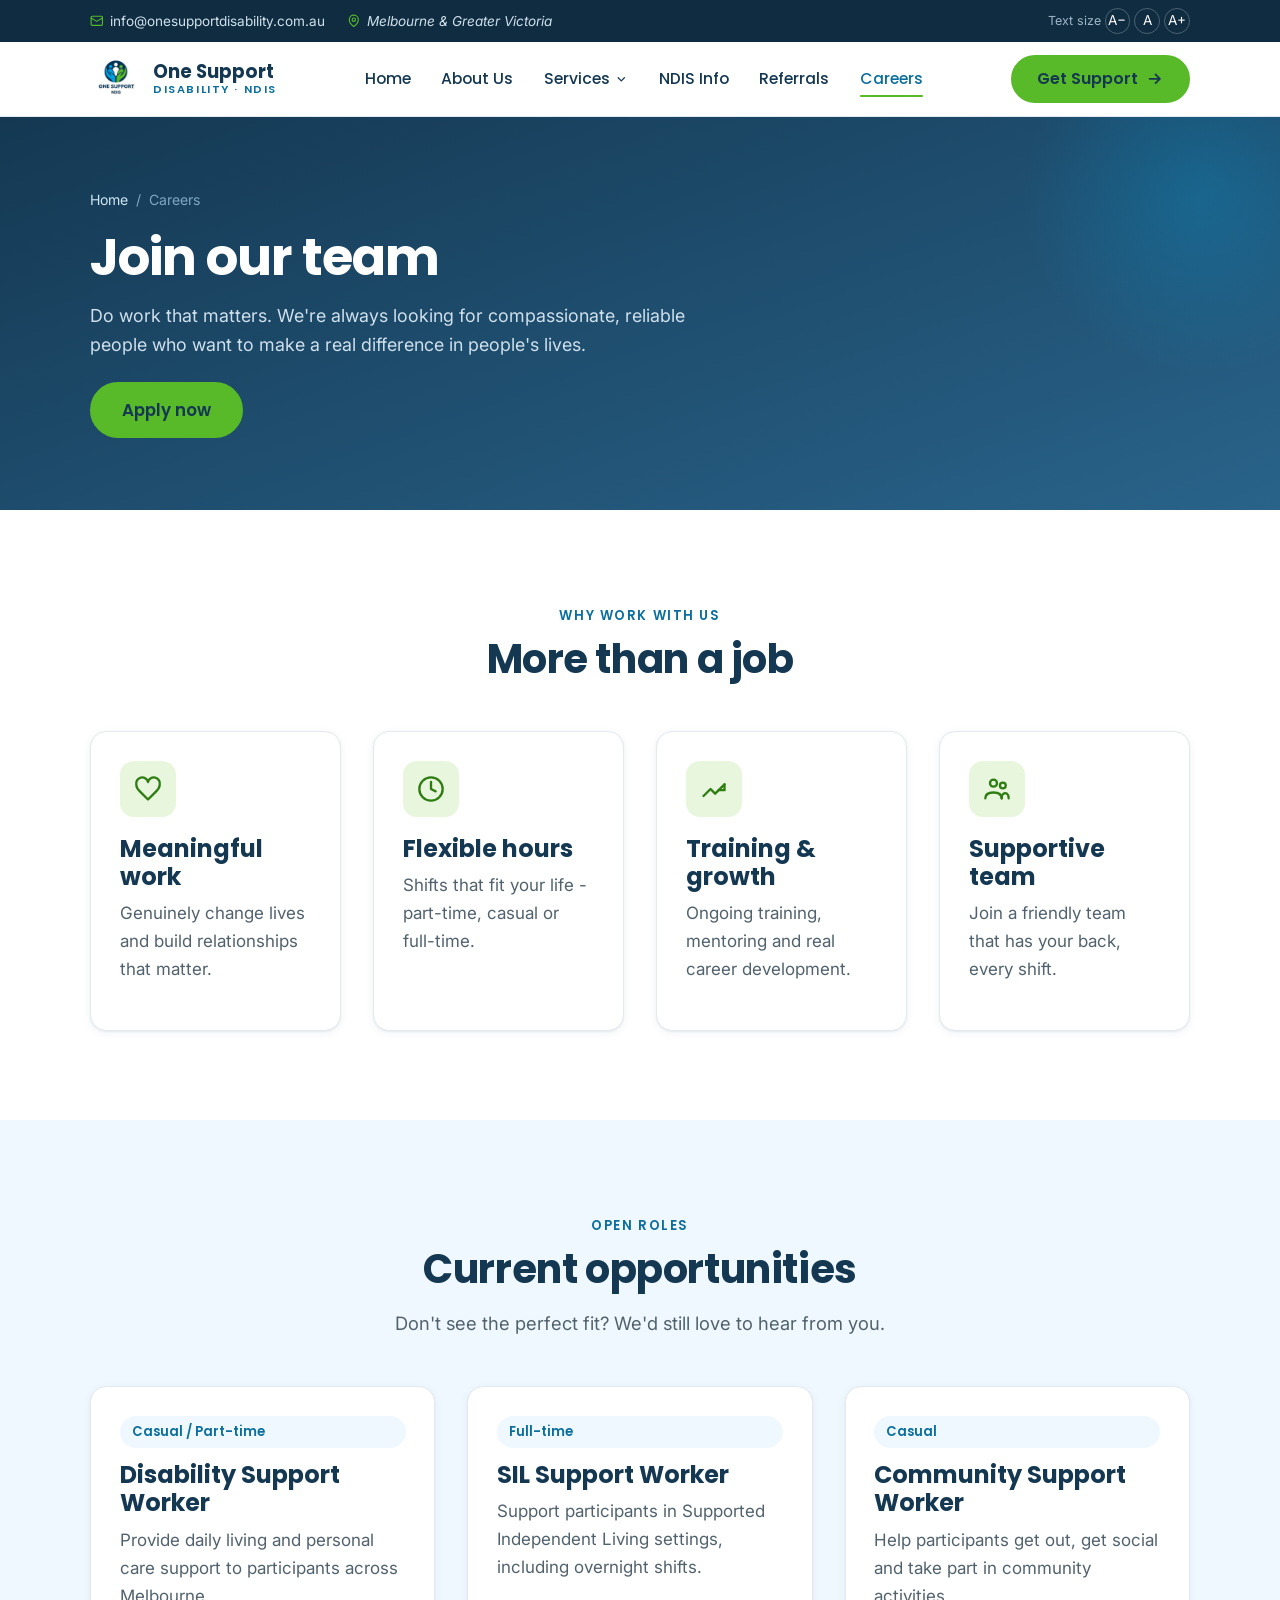
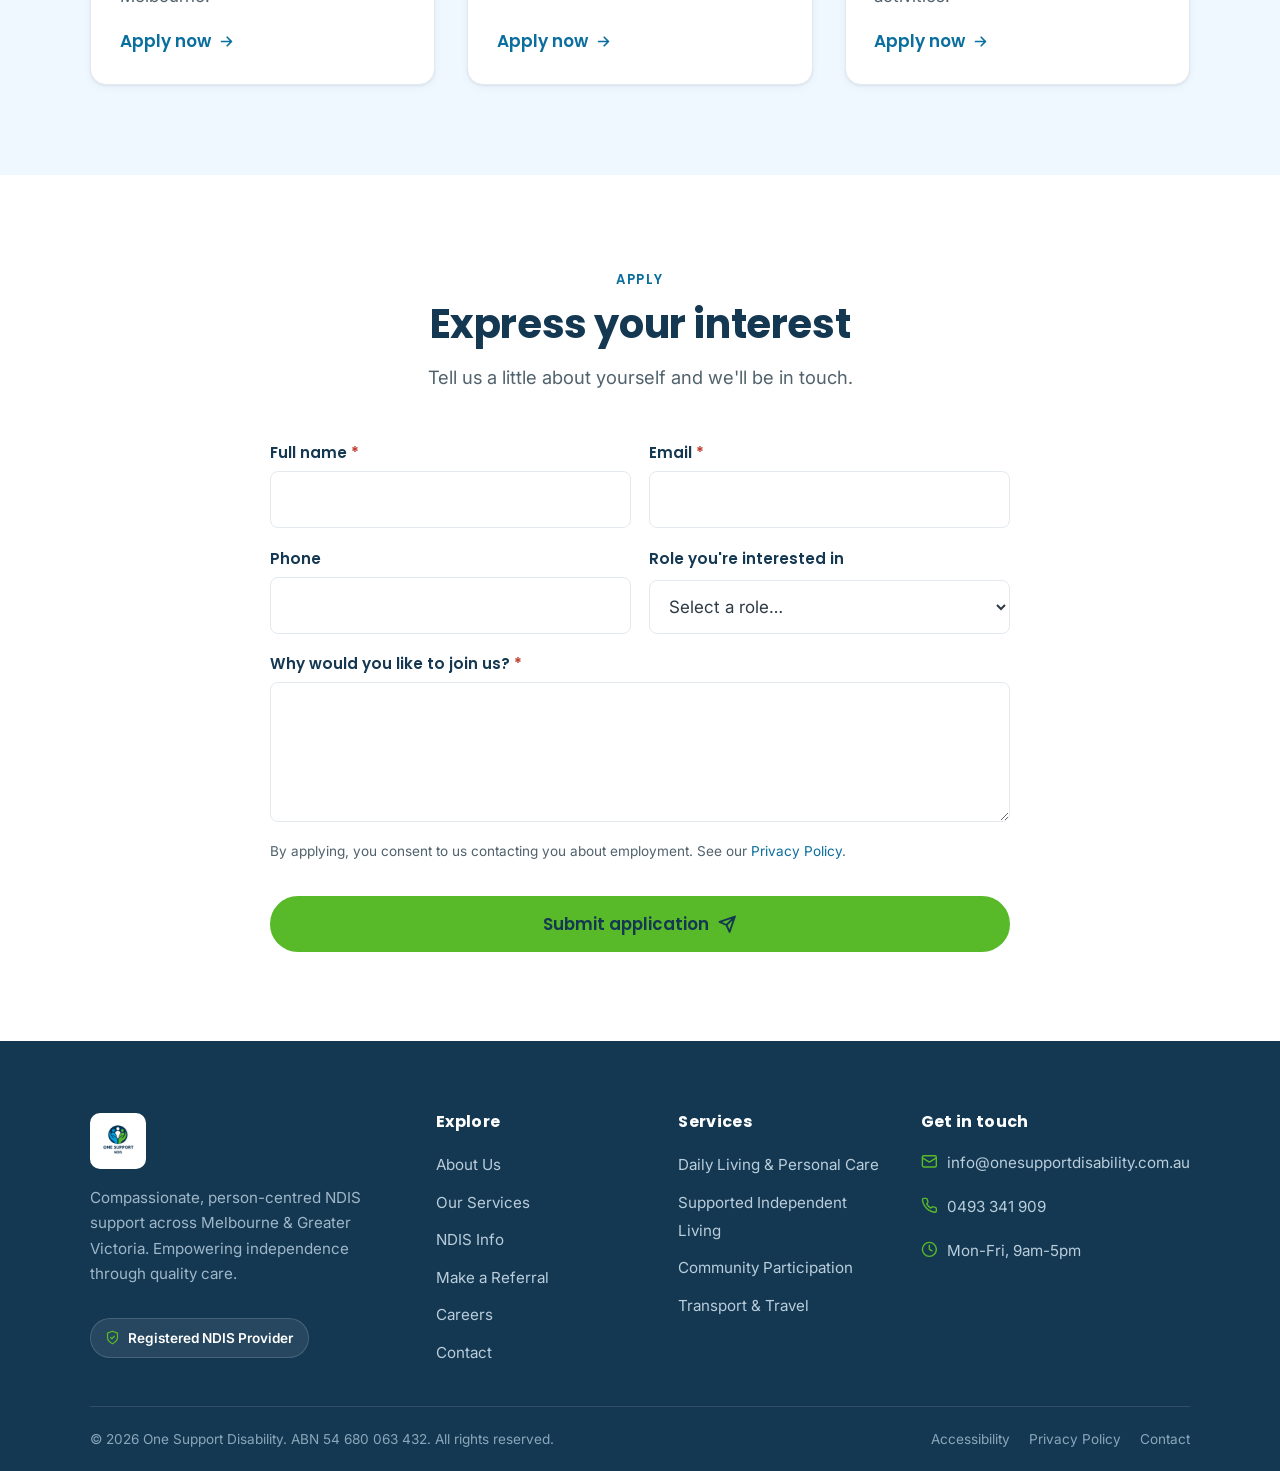
<file: careers.html>
<!DOCTYPE html>
<html lang="en">
<head>
  <meta charset="UTF-8">
  <meta name="viewport" content="width=device-width, initial-scale=1.0">
  <title>Careers | One Support Disability</title>
  <meta name="description" content="Join the One Support Disability team. We're looking for caring, reliable disability support workers in Melbourne. Make a real difference with flexible hours, training and a supportive team.">
  <link rel="icon" href="assets/images/favicon.svg" type="image/svg+xml">
  <link rel="preconnect" href="https://fonts.googleapis.com">
  <link rel="preconnect" href="https://fonts.gstatic.com" crossorigin>
  <link href="https://fonts.googleapis.com/css2?family=Poppins:wght@500;600;700&family=Inter:wght@400;500;600;700&display=swap" rel="stylesheet">
  <link rel="stylesheet" href="assets/css/styles.css">
</head>
<body data-page="careers">
  <a class="skip-link" href="#main">Skip to content</a>
  <div id="site-header"></div>

  <main id="main">
    <section class="page-hero">
      <div class="container">
        <nav class="crumbs" aria-label="Breadcrumb"><a href="index.html">Home</a><span>/</span><span>Careers</span></nav>
        <h1>Join our team</h1>
        <p>Do work that matters. We're always looking for compassionate, reliable people who want to make a real difference in people's lives.</p>
        <div class="btn-row" style="margin-top:1.4rem"><a class="btn btn--accent btn--lg" href="#apply">Apply now</a></div>
      </div>
    </section>

    <section class="section">
      <div class="container">
        <div class="section-head center"><span class="eyebrow">Why work with us</span><h2>More than a job</h2></div>
        <div class="grid grid--4">
          <article class="card card--green reveal"><div class="card__icon"><svg viewBox="0 0 24 24" fill="none" stroke="currentColor" stroke-width="2" stroke-linecap="round" stroke-linejoin="round"><path d="M19 14c1.5-1.5 3-3.3 3-5.5A3.5 3.5 0 0 0 12 6 3.5 3.5 0 0 0 2 8.5C2 10.7 3.5 12.5 5 14l7 7Z"/></svg></div><h3>Meaningful work</h3><p>Genuinely change lives and build relationships that matter.</p></article>
          <article class="card card--green reveal"><div class="card__icon"><svg viewBox="0 0 24 24" fill="none" stroke="currentColor" stroke-width="2" stroke-linecap="round" stroke-linejoin="round"><circle cx="12" cy="12" r="10"/><path d="M12 6v6l4 2"/></svg></div><h3>Flexible hours</h3><p>Shifts that fit your life - part-time, casual or full-time.</p></article>
          <article class="card card--green reveal"><div class="card__icon"><svg viewBox="0 0 24 24" fill="none" stroke="currentColor" stroke-width="2" stroke-linecap="round" stroke-linejoin="round"><path d="M3 18 9 12l4 4 8-8"/><path d="M21 8v5h-5"/></svg></div><h3>Training &amp; growth</h3><p>Ongoing training, mentoring and real career development.</p></article>
          <article class="card card--green reveal"><div class="card__icon"><svg viewBox="0 0 24 24" fill="none" stroke="currentColor" stroke-width="2" stroke-linecap="round" stroke-linejoin="round"><circle cx="9" cy="7" r="3"/><circle cx="17" cy="9" r="2.5"/><path d="M2 20c0-3.5 3-5 7-5s7 1.5 7 5"/><path d="M16 20c0-2 .5-3.3 1.5-4 .8-.5 2-.5 3 0 1 .7 1.5 2 1.5 4"/></svg></div><h3>Supportive team</h3><p>Join a friendly team that has your back, every shift.</p></article>
        </div>
      </div>
    </section>

    <section class="section section--alice">
      <div class="container">
        <div class="section-head center"><span class="eyebrow">Open roles</span><h2>Current opportunities</h2><p class="lead">Don't see the perfect fit? We'd still love to hear from you.</p></div>
        <div class="grid grid--3">
          <article class="card reveal"><span class="pill">Casual / Part-time</span><h3 style="margin-top:.8rem">Disability Support Worker</h3><p>Provide daily living and personal care support to participants across Melbourne.</p><a class="card__link" href="#apply">Apply now <svg viewBox="0 0 24 24" fill="none" stroke="currentColor" stroke-width="2.4" stroke-linecap="round" stroke-linejoin="round"><path d="M5 12h14M13 6l6 6-6 6"/></svg></a></article>
          <article class="card reveal"><span class="pill">Full-time</span><h3 style="margin-top:.8rem">SIL Support Worker</h3><p>Support participants in Supported Independent Living settings, including overnight shifts.</p><a class="card__link" href="#apply">Apply now <svg viewBox="0 0 24 24" fill="none" stroke="currentColor" stroke-width="2.4" stroke-linecap="round" stroke-linejoin="round"><path d="M5 12h14M13 6l6 6-6 6"/></svg></a></article>
          <article class="card reveal"><span class="pill">Casual</span><h3 style="margin-top:.8rem">Community Support Worker</h3><p>Help participants get out, get social and take part in community activities.</p><a class="card__link" href="#apply">Apply now <svg viewBox="0 0 24 24" fill="none" stroke="currentColor" stroke-width="2.4" stroke-linecap="round" stroke-linejoin="round"><path d="M5 12h14M13 6l6 6-6 6"/></svg></a></article>
        </div>
      </div>
    </section>

    <section class="section" id="apply">
      <div class="container container--narrow">
        <div class="section-head center"><span class="eyebrow">Apply</span><h2>Express your interest</h2><p class="lead">Tell us a little about yourself and we'll be in touch.</p></div>
        <form class="form js-form" action="https://formsubmit.co/ajax/info@onesupportdisability.com.au" method="POST" aria-label="Job application form">
          <input type="hidden" name="_subject" value="New job application - One Support Disability website">
          <input type="hidden" name="_template" value="table">
          <input type="hidden" name="_captcha" value="false">
          <input type="text" name="_honey" style="display:none" tabindex="-1" autocomplete="off" aria-hidden="true">
          <div class="row">
            <div class="field"><label for="j-name">Full name <span class="req">*</span></label><input id="j-name" name="name" type="text" required autocomplete="name"><span class="error">Please enter your name.</span></div>
            <div class="field"><label for="j-email">Email <span class="req">*</span></label><input id="j-email" name="email" type="email" required autocomplete="email"><span class="error">Please enter a valid email.</span></div>
          </div>
          <div class="row">
            <div class="field"><label for="j-phone">Phone</label><input id="j-phone" name="phone" type="tel" autocomplete="tel"></div>
            <div class="field"><label for="j-role">Role you're interested in</label>
              <select id="j-role" name="role">
                <option value="">Select a role…</option>
                <option>Disability Support Worker</option>
                <option>SIL Support Worker</option>
                <option>Community Support Worker</option>
                <option>Other / general interest</option>
              </select>
            </div>
          </div>
          <div class="field"><label for="j-msg">Why would you like to join us? <span class="req">*</span></label><textarea id="j-msg" name="message" required></textarea><span class="error">Please tell us a little about you.</span></div>
          <p class="form__note">By applying, you consent to us contacting you about employment. See our <a href="privacy.html">Privacy Policy</a>.</p>
          <button class="btn btn--accent btn--lg" type="submit">Submit application
            <svg viewBox="0 0 24 24" fill="none" stroke="currentColor" stroke-width="2.4" stroke-linecap="round" stroke-linejoin="round"><path d="M22 2 11 13M22 2l-7 20-4-9-9-4Z"/></svg></button>
          <div class="form-success"><svg viewBox="0 0 24 24" fill="none" stroke="currentColor" stroke-width="2.6" stroke-linecap="round" stroke-linejoin="round"><path d="M20 6 9 17l-5-5"/></svg><div><strong>Application received!</strong> Thanks for your interest - we'll review and get back to you soon.</div></div>
        </form>
      </div>
    </section>
  </main>

  <div id="site-footer"></div>
  <script src="assets/js/main.js"></script>
</body>
</html>
</file>
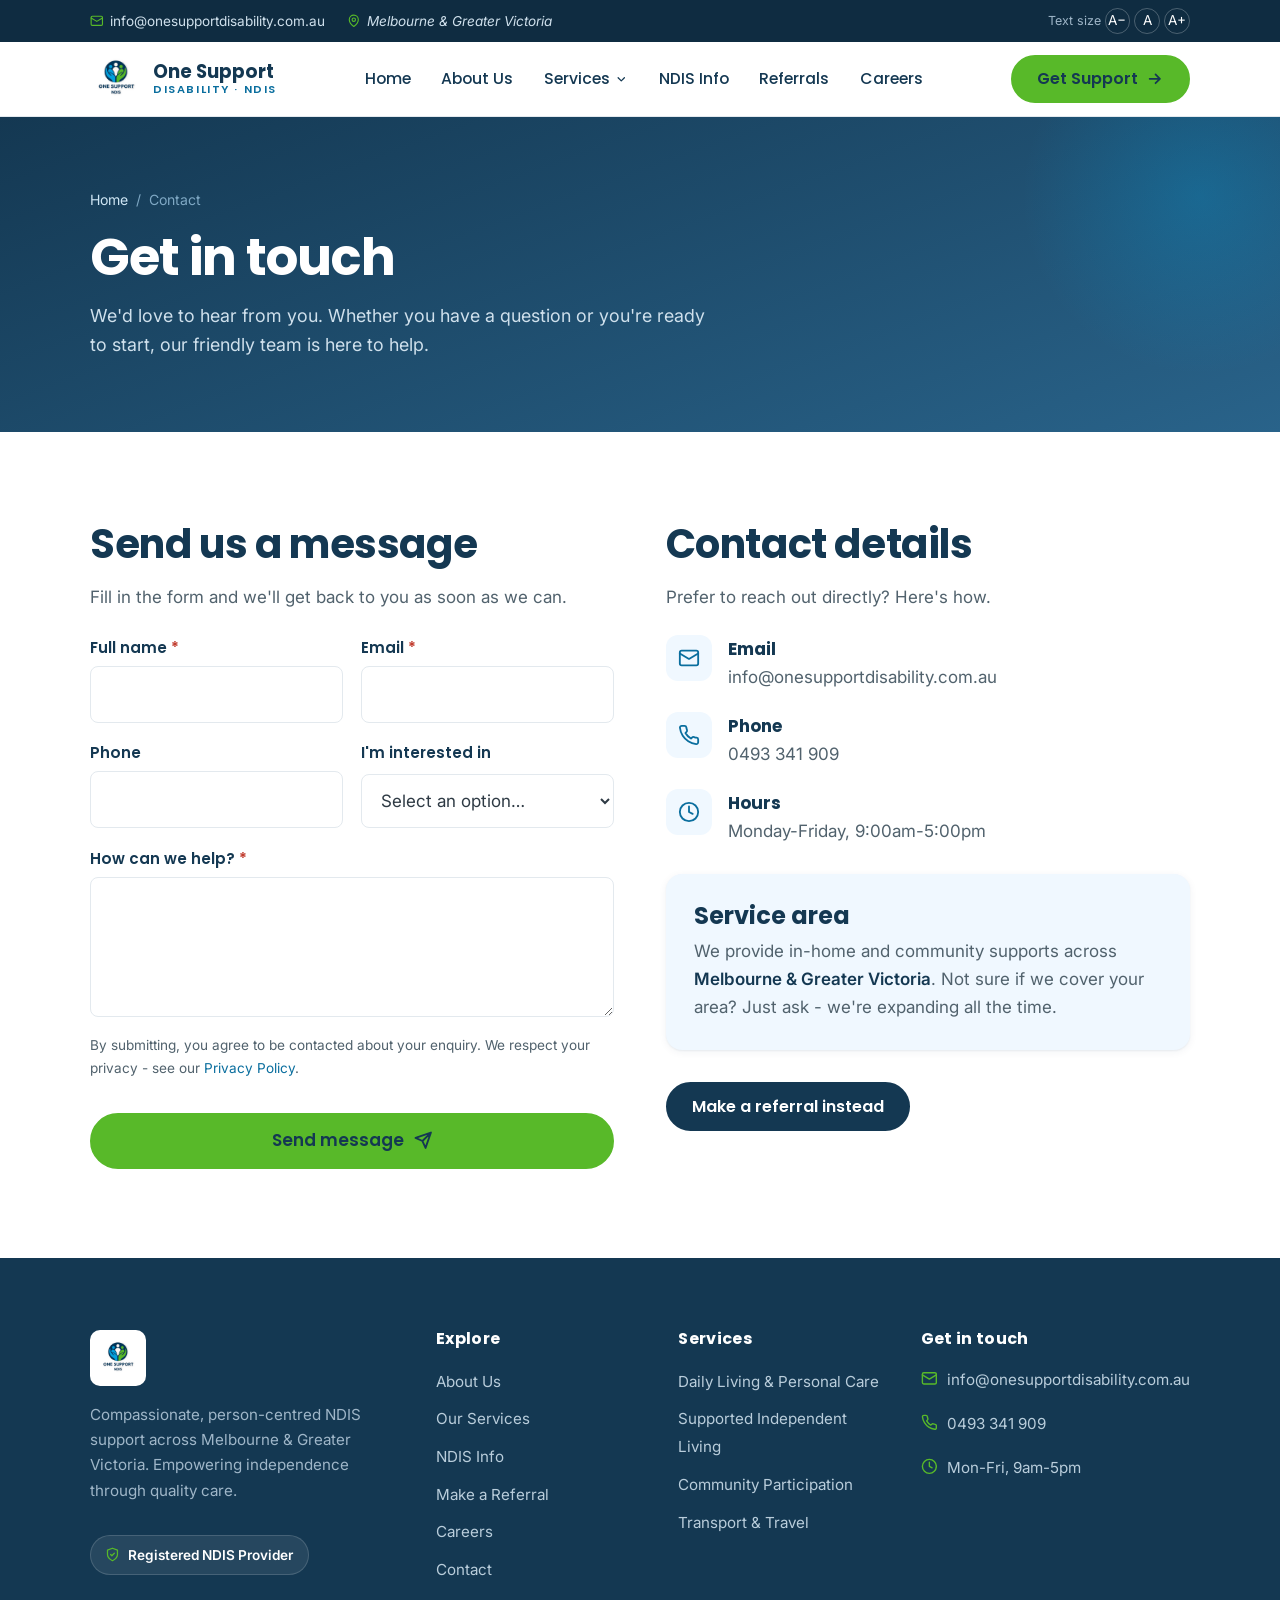
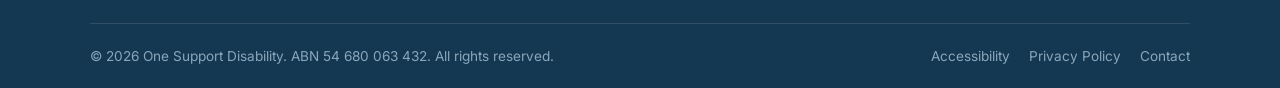
<file: contact.html>
<!DOCTYPE html>
<html lang="en">
<head>
  <meta charset="UTF-8">
  <meta name="viewport" content="width=device-width, initial-scale=1.0">
  <title>Contact Us | One Support Disability</title>
  <meta name="description" content="Contact One Support Disability - a registered NDIS provider in Melbourne. Email info@onesupportdisability.com.au or send us a message and our friendly team will be in touch.">
  <link rel="icon" href="assets/images/favicon.svg" type="image/svg+xml">
  <link rel="preconnect" href="https://fonts.googleapis.com">
  <link rel="preconnect" href="https://fonts.gstatic.com" crossorigin>
  <link href="https://fonts.googleapis.com/css2?family=Poppins:wght@500;600;700&family=Inter:wght@400;500;600;700&display=swap" rel="stylesheet">
  <link rel="stylesheet" href="assets/css/styles.css">
</head>
<body data-page="contact">
  <a class="skip-link" href="#main">Skip to content</a>
  <div id="site-header"></div>

  <main id="main">
    <section class="page-hero">
      <div class="container">
        <nav class="crumbs" aria-label="Breadcrumb"><a href="index.html">Home</a><span>/</span><span>Contact</span></nav>
        <h1>Get in touch</h1>
        <p>We'd love to hear from you. Whether you have a question or you're ready to start, our friendly team is here to help.</p>
      </div>
    </section>

    <section class="section">
      <div class="container">
        <div class="contact-grid">

          <!-- FORM -->
          <div class="reveal">
            <h2>Send us a message</h2>
            <p style="color:var(--muted);margin-bottom:1.5rem">Fill in the form and we'll get back to you as soon as we can.</p>
            <form class="form js-form" action="https://formsubmit.co/ajax/info@onesupportdisability.com.au" method="POST" aria-label="Contact form">
              <input type="hidden" name="_subject" value="New enquiry (Contact) - One Support Disability website">
              <input type="hidden" name="_template" value="table">
              <input type="hidden" name="_captcha" value="false">
              <input type="text" name="_honey" style="display:none" tabindex="-1" autocomplete="off" aria-hidden="true">
              <div class="row">
                <div class="field"><label for="c-name">Full name <span class="req">*</span></label><input id="c-name" name="name" type="text" required autocomplete="name"><span class="error">Please enter your name.</span></div>
                <div class="field"><label for="c-email">Email <span class="req">*</span></label><input id="c-email" name="email" type="email" required autocomplete="email"><span class="error">Please enter a valid email.</span></div>
              </div>
              <div class="row">
                <div class="field"><label for="c-phone">Phone</label><input id="c-phone" name="phone" type="tel" autocomplete="tel"></div>
                <div class="field"><label for="c-interest">I'm interested in</label>
                  <select id="c-interest" name="interest">
                    <option value="">Select an option…</option>
                    <option>Daily Living &amp; Personal Care</option>
                    <option>Supported Independent Living</option>
                    <option>Community Participation</option>
                    <option>Transport &amp; Travel</option>
                    <option>Making a referral</option>
                    <option>General enquiry</option>
                  </select>
                </div>
              </div>
              <div class="field"><label for="c-msg">How can we help? <span class="req">*</span></label><textarea id="c-msg" name="message" required></textarea><span class="error">Please enter a message.</span></div>
              <p class="form__note">By submitting, you agree to be contacted about your enquiry. We respect your privacy - see our <a href="privacy.html">Privacy Policy</a>.</p>
              <button class="btn btn--accent btn--lg" type="submit">Send message
                <svg viewBox="0 0 24 24" fill="none" stroke="currentColor" stroke-width="2.4" stroke-linecap="round" stroke-linejoin="round"><path d="M22 2 11 13M22 2l-7 20-4-9-9-4Z"/></svg></button>
              <div class="form-success"><svg viewBox="0 0 24 24" fill="none" stroke="currentColor" stroke-width="2.6" stroke-linecap="round" stroke-linejoin="round"><path d="M20 6 9 17l-5-5"/></svg><div><strong>Thank you!</strong> Your message has been received - we'll be in touch soon.</div></div>
            </form>
          </div>

          <!-- INFO -->
          <div class="reveal">
            <h2>Contact details</h2>
            <p style="color:var(--muted);margin-bottom:1.5rem">Prefer to reach out directly? Here's how.</p>
            <ul class="info-list">
              <li><span class="ic"><svg viewBox="0 0 24 24" fill="none" stroke="currentColor" stroke-width="2" stroke-linecap="round" stroke-linejoin="round"><rect x="2" y="4" width="20" height="16" rx="2"/><path d="m22 7-10 6L2 7"/></svg></span><div><b>Email</b><a href="mailto:info@onesupportdisability.com.au">info@onesupportdisability.com.au</a></div></li>
              <li><span class="ic"><svg viewBox="0 0 24 24" fill="none" stroke="currentColor" stroke-width="2" stroke-linecap="round" stroke-linejoin="round"><path d="M22 16.9v3a2 2 0 0 1-2.2 2 19.8 19.8 0 0 1-8.6-3.1 19.5 19.5 0 0 1-6-6 19.8 19.8 0 0 1-3.1-8.7A2 2 0 0 1 4.1 2h3a2 2 0 0 1 2 1.7c.1.9.4 1.9.7 2.8a2 2 0 0 1-.5 2.1L8.1 9.9a16 16 0 0 0 6 6l1.3-1.2a2 2 0 0 1 2.1-.5c.9.3 1.8.6 2.8.7a2 2 0 0 1 1.7 2Z"/></svg></span><div><b>Phone</b><a href="tel:0493341909">0493 341 909</a></div></li>
              <li><span class="ic"><svg viewBox="0 0 24 24" fill="none" stroke="currentColor" stroke-width="2" stroke-linecap="round" stroke-linejoin="round"><circle cx="12" cy="12" r="10"/><path d="M12 6v6l4 2"/></svg></span><div><b>Hours</b><span>Monday-Friday, 9:00am-5:00pm</span></div></li>
            </ul>

            <div class="card" style="margin-top:1.8rem;background:var(--alice);border:none">
              <h3 style="margin-bottom:.4rem">Service area</h3>
              <p style="color:var(--muted);margin-bottom:0">We provide in-home and community supports across <strong>Melbourne &amp; Greater Victoria</strong>. Not sure if we cover your area? Just ask - we're expanding all the time.</p>
            </div>
            <a class="btn btn--navy mt-2" href="referral.html">Make a referral instead</a>
          </div>

        </div>
      </div>
    </section>
  </main>

  <div id="site-footer"></div>
  <script src="assets/js/main.js"></script>
</body>
</html>
</file>
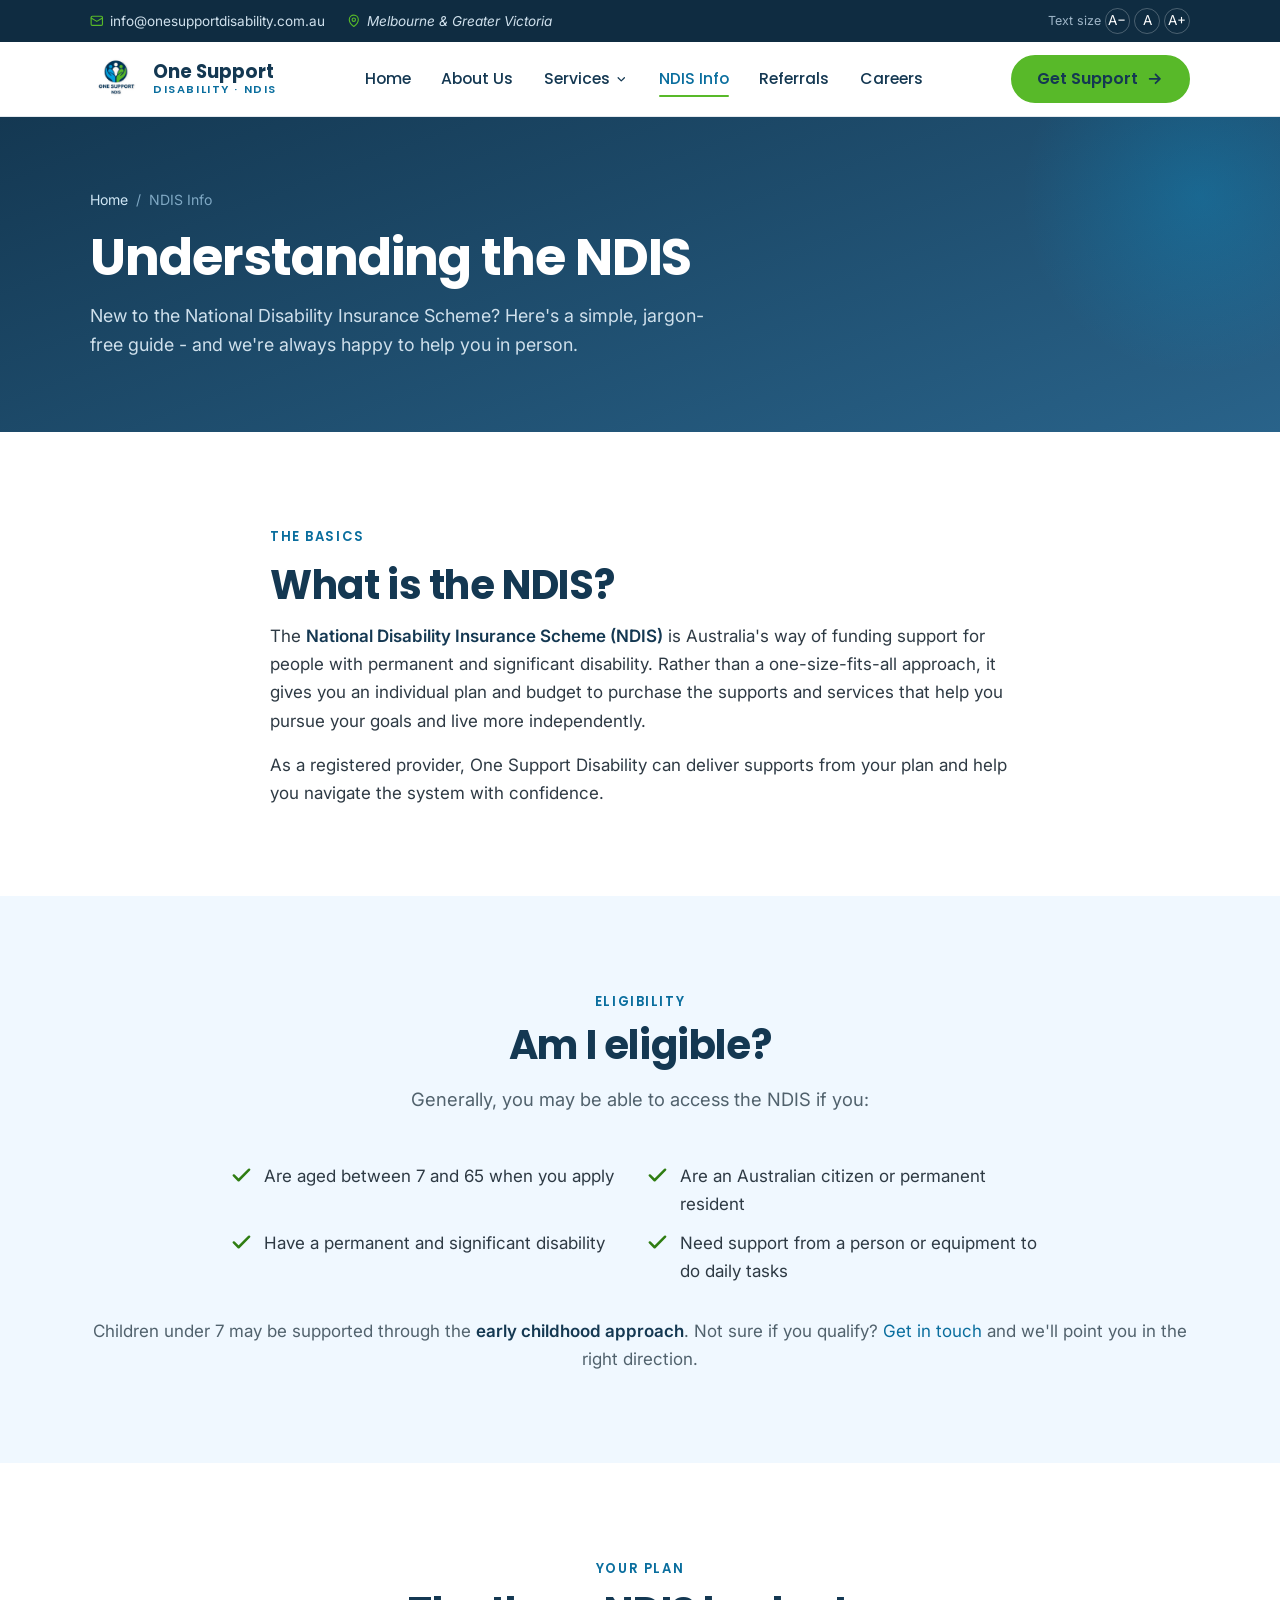
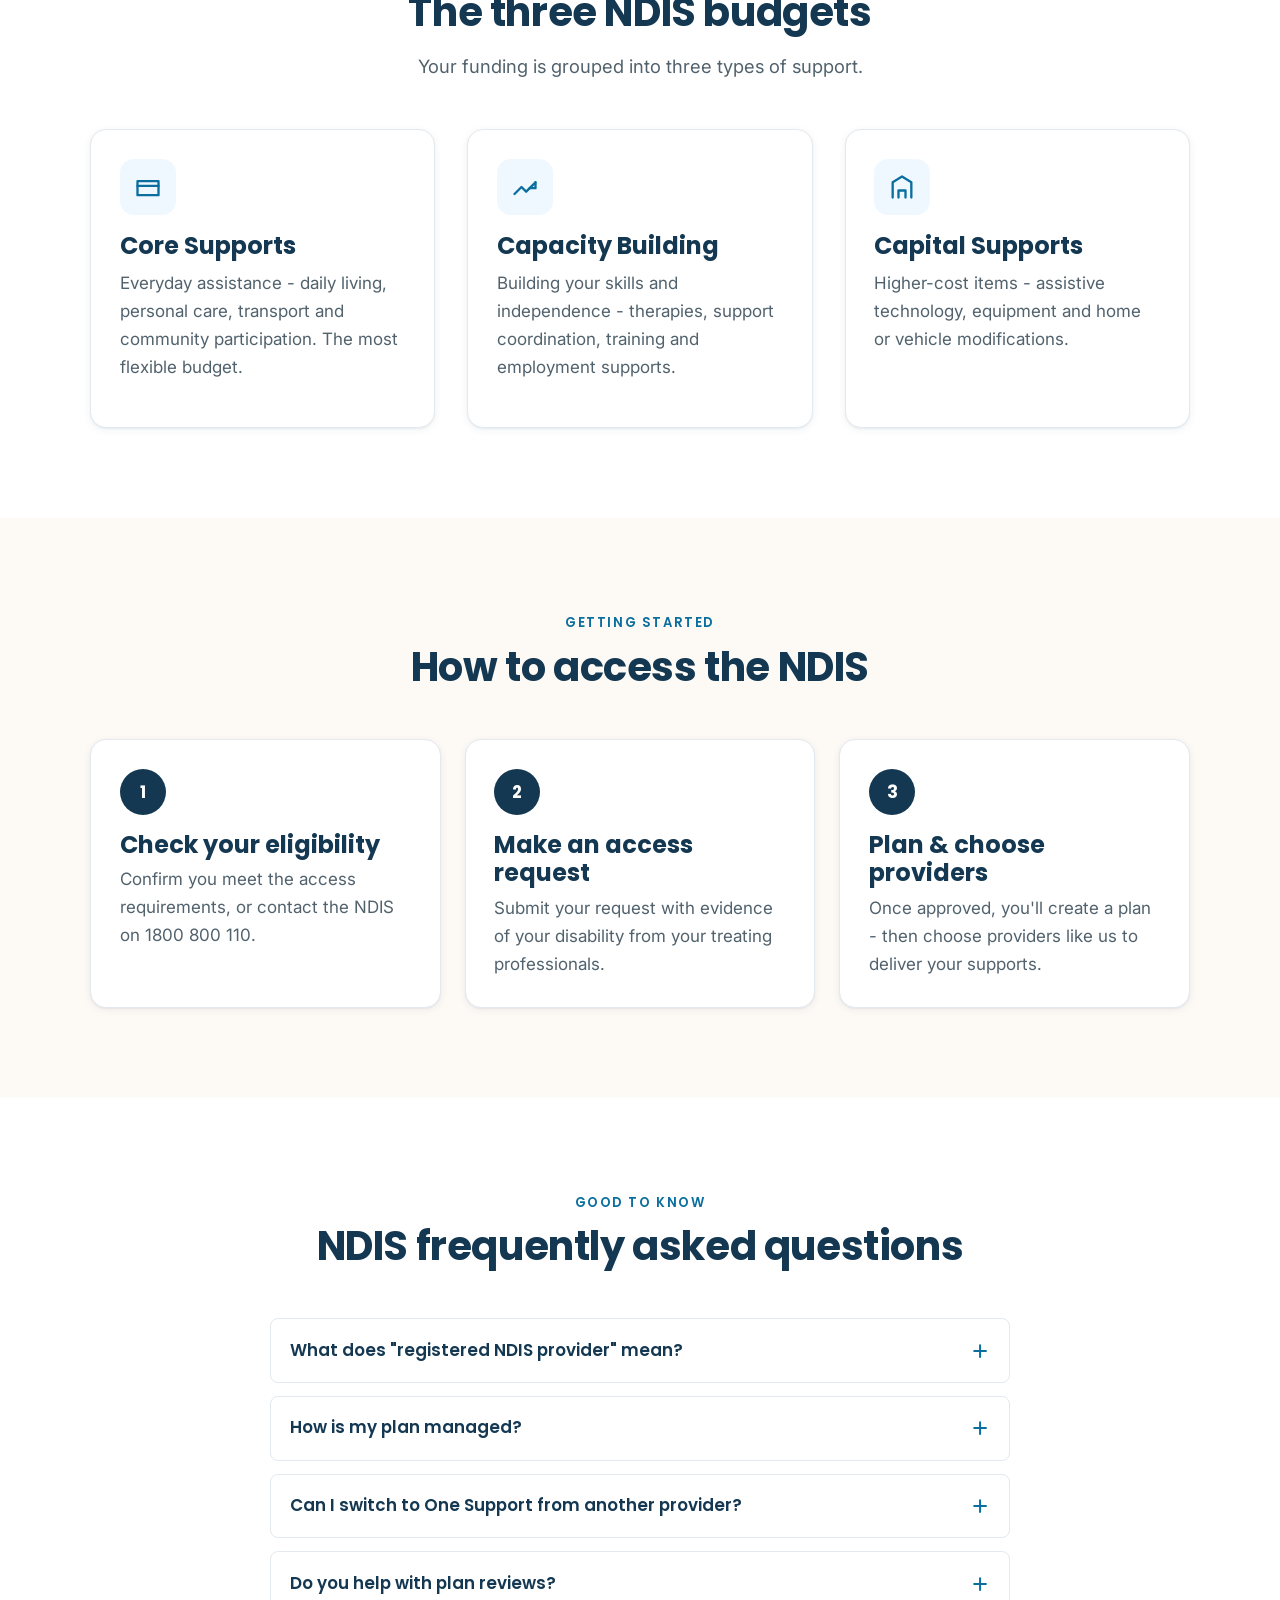
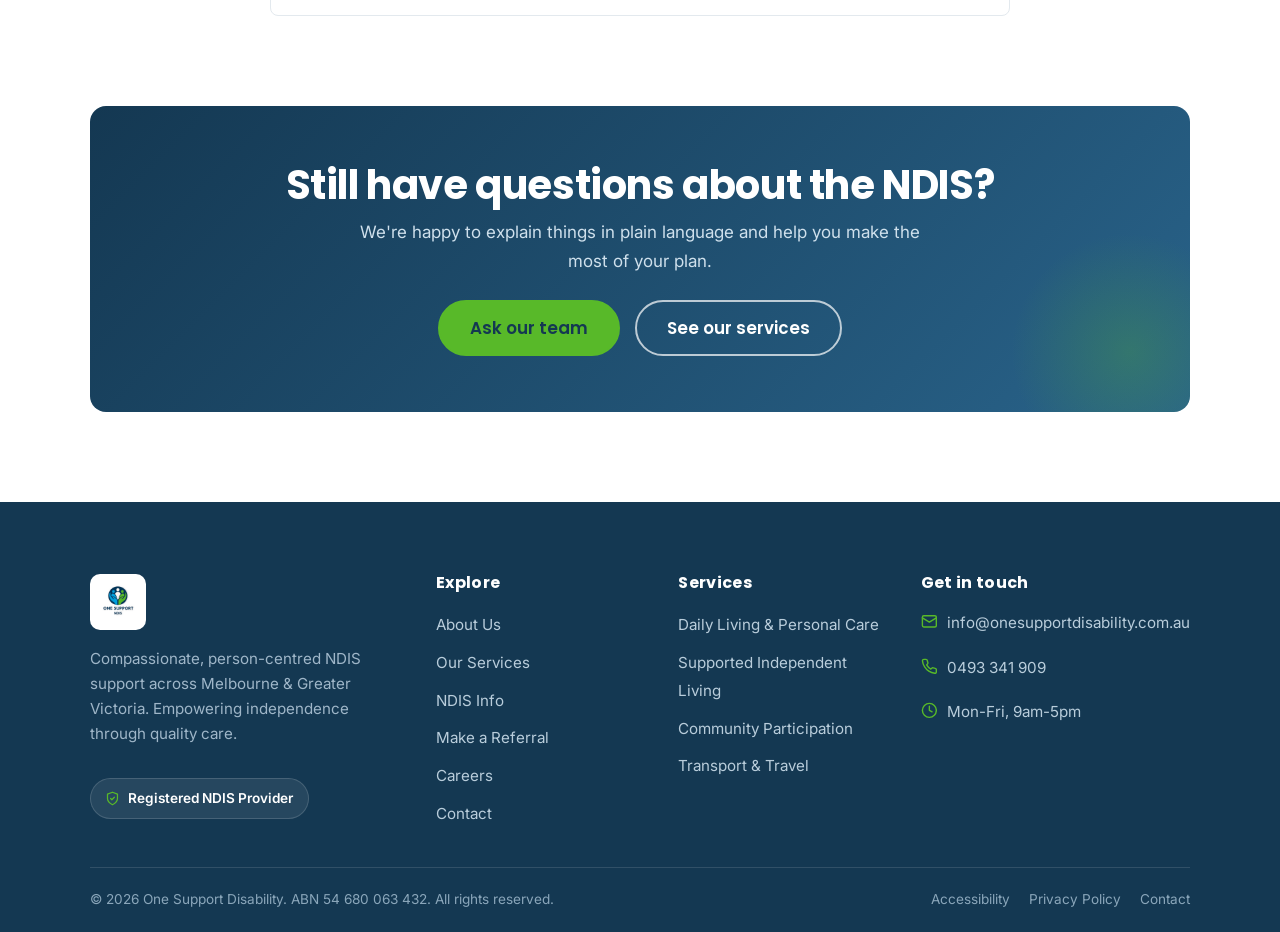
<file: ndis.html>
<!DOCTYPE html>
<html lang="en">
<head>
  <meta charset="UTF-8">
  <meta name="viewport" content="width=device-width, initial-scale=1.0">
  <title>Understanding the NDIS | One Support Disability</title>
  <meta name="description" content="A simple guide to the NDIS - what it is, who's eligible, how to access it, and how to use your plan budgets. One Support Disability helps Melbourne participants make the most of their NDIS funding.">
  <link rel="icon" href="assets/images/favicon.svg" type="image/svg+xml">
  <link rel="preconnect" href="https://fonts.googleapis.com">
  <link rel="preconnect" href="https://fonts.gstatic.com" crossorigin>
  <link href="https://fonts.googleapis.com/css2?family=Poppins:wght@500;600;700&family=Inter:wght@400;500;600;700&display=swap" rel="stylesheet">
  <link rel="stylesheet" href="assets/css/styles.css">
</head>
<body data-page="ndis">
  <a class="skip-link" href="#main">Skip to content</a>
  <div id="site-header"></div>

  <main id="main">
    <section class="page-hero">
      <div class="container">
        <nav class="crumbs" aria-label="Breadcrumb"><a href="index.html">Home</a><span>/</span><span>NDIS Info</span></nav>
        <h1>Understanding the NDIS</h1>
        <p>New to the National Disability Insurance Scheme? Here's a simple, jargon-free guide - and we're always happy to help you in person.</p>
      </div>
    </section>

    <section class="section">
      <div class="container container--narrow prose">
        <span class="eyebrow">The basics</span>
        <h2 style="margin-top:.3rem">What is the NDIS?</h2>
        <p>The <strong>National Disability Insurance Scheme (NDIS)</strong> is Australia's way of funding support for people with permanent and significant disability. Rather than a one-size-fits-all approach, it gives you an individual plan and budget to purchase the supports and services that help you pursue your goals and live more independently.</p>
        <p>As a registered provider, One Support Disability can deliver supports from your plan and help you navigate the system with confidence.</p>
      </div>
    </section>

    <section class="section section--alice">
      <div class="container">
        <div class="section-head center"><span class="eyebrow">Eligibility</span><h2>Am I eligible?</h2><p class="lead">Generally, you may be able to access the NDIS if you:</p></div>
        <ul class="ticks cols" style="max-width:820px;margin-inline:auto">
          <li><svg viewBox="0 0 24 24" fill="none" stroke="currentColor" stroke-width="2.6" stroke-linecap="round" stroke-linejoin="round"><path d="M20 6 9 17l-5-5"/></svg> Are aged between 7 and 65 when you apply</li>
          <li><svg viewBox="0 0 24 24" fill="none" stroke="currentColor" stroke-width="2.6" stroke-linecap="round" stroke-linejoin="round"><path d="M20 6 9 17l-5-5"/></svg> Are an Australian citizen or permanent resident</li>
          <li><svg viewBox="0 0 24 24" fill="none" stroke="currentColor" stroke-width="2.6" stroke-linecap="round" stroke-linejoin="round"><path d="M20 6 9 17l-5-5"/></svg> Have a permanent and significant disability</li>
          <li><svg viewBox="0 0 24 24" fill="none" stroke="currentColor" stroke-width="2.6" stroke-linecap="round" stroke-linejoin="round"><path d="M20 6 9 17l-5-5"/></svg> Need support from a person or equipment to do daily tasks</li>
        </ul>
        <p class="center mt-2" style="color:var(--muted)">Children under 7 may be supported through the <strong>early childhood approach</strong>. Not sure if you qualify? <a href="contact.html">Get in touch</a> and we'll point you in the right direction.</p>
      </div>
    </section>

    <section class="section">
      <div class="container">
        <div class="section-head center"><span class="eyebrow">Your plan</span><h2>The three NDIS budgets</h2><p class="lead">Your funding is grouped into three types of support.</p></div>
        <div class="grid grid--3">
          <article class="card reveal"><div class="card__icon"><svg viewBox="0 0 24 24" fill="none" stroke="currentColor" stroke-width="2" stroke-linecap="round" stroke-linejoin="round"><path d="M3 7h18v12H3z"/><path d="M3 11h18"/></svg></div><h3>Core Supports</h3><p>Everyday assistance - daily living, personal care, transport and community participation. The most flexible budget.</p></article>
          <article class="card reveal"><div class="card__icon"><svg viewBox="0 0 24 24" fill="none" stroke="currentColor" stroke-width="2" stroke-linecap="round" stroke-linejoin="round"><path d="M3 18 9 12l4 4 8-8"/><path d="M21 8v5h-5"/></svg></div><h3>Capacity Building</h3><p>Building your skills and independence - therapies, support coordination, training and employment supports.</p></article>
          <article class="card reveal"><div class="card__icon"><svg viewBox="0 0 24 24" fill="none" stroke="currentColor" stroke-width="2" stroke-linecap="round" stroke-linejoin="round"><path d="M4 21V8l8-5 8 5v13"/><path d="M9 21v-6h6v6"/></svg></div><h3>Capital Supports</h3><p>Higher-cost items - assistive technology, equipment and home or vehicle modifications.</p></article>
        </div>
      </div>
    </section>

    <section class="section section--cream">
      <div class="container">
        <div class="section-head center"><span class="eyebrow">Getting started</span><h2>How to access the NDIS</h2></div>
        <div class="steps">
          <div class="step reveal"><div class="step__num"></div><h3>Check your eligibility</h3><p>Confirm you meet the access requirements, or contact the NDIS on 1800 800 110.</p></div>
          <div class="step reveal"><div class="step__num"></div><h3>Make an access request</h3><p>Submit your request with evidence of your disability from your treating professionals.</p></div>
          <div class="step reveal"><div class="step__num"></div><h3>Plan &amp; choose providers</h3><p>Once approved, you'll create a plan - then choose providers like us to deliver your supports.</p></div>
        </div>
      </div>
    </section>

    <section class="section">
      <div class="container container--narrow">
        <div class="section-head center"><span class="eyebrow">Good to know</span><h2>NDIS frequently asked questions</h2></div>
        <div class="accordion">
          <div class="acc"><button class="acc__btn" aria-expanded="false">What does "registered NDIS provider" mean? <svg viewBox="0 0 24 24" fill="none" stroke="currentColor" stroke-width="2.4" stroke-linecap="round" stroke-linejoin="round"><path d="M12 5v14M5 12h14"/></svg></button><div class="acc__panel"><div>Registered providers meet the NDIS Quality and Safeguards Commission's standards for safety and quality. It means you can use us regardless of how your plan is managed, with extra peace of mind.</div></div></div>
          <div class="acc"><button class="acc__btn" aria-expanded="false">How is my plan managed? <svg viewBox="0 0 24 24" fill="none" stroke="currentColor" stroke-width="2.4" stroke-linecap="round" stroke-linejoin="round"><path d="M12 5v14M5 12h14"/></svg></button><div class="acc__panel"><div>Plans can be <strong>agency-managed</strong>, <strong>plan-managed</strong> or <strong>self-managed</strong>. We work with all three - just let us know which applies to you.</div></div></div>
          <div class="acc"><button class="acc__btn" aria-expanded="false">Can I switch to One Support from another provider? <svg viewBox="0 0 24 24" fill="none" stroke="currentColor" stroke-width="2.4" stroke-linecap="round" stroke-linejoin="round"><path d="M12 5v14M5 12h14"/></svg></button><div class="acc__panel"><div>Yes, and it's easier than you might think. We'll guide you through the transition so there's no gap in your support.</div></div></div>
          <div class="acc"><button class="acc__btn" aria-expanded="false">Do you help with plan reviews? <svg viewBox="0 0 24 24" fill="none" stroke="currentColor" stroke-width="2.4" stroke-linecap="round" stroke-linejoin="round"><path d="M12 5v14M5 12h14"/></svg></button><div class="acc__panel"><div>We can support you to prepare for plan reviews by providing reports and helping you reflect on your goals and progress.</div></div></div>
        </div>
      </div>
    </section>

    <section class="section" style="padding-top:0">
      <div class="container">
        <div class="cta-band reveal">
          <h2>Still have questions about the NDIS?</h2>
          <p>We're happy to explain things in plain language and help you make the most of your plan.</p>
          <div class="btn-row"><a class="btn btn--accent btn--lg" href="contact.html">Ask our team</a><a class="btn btn--outline-light btn--lg" href="services.html">See our services</a></div>
        </div>
      </div>
    </section>
  </main>

  <div id="site-footer"></div>
  <script src="assets/js/main.js"></script>
</body>
</html>
</file>
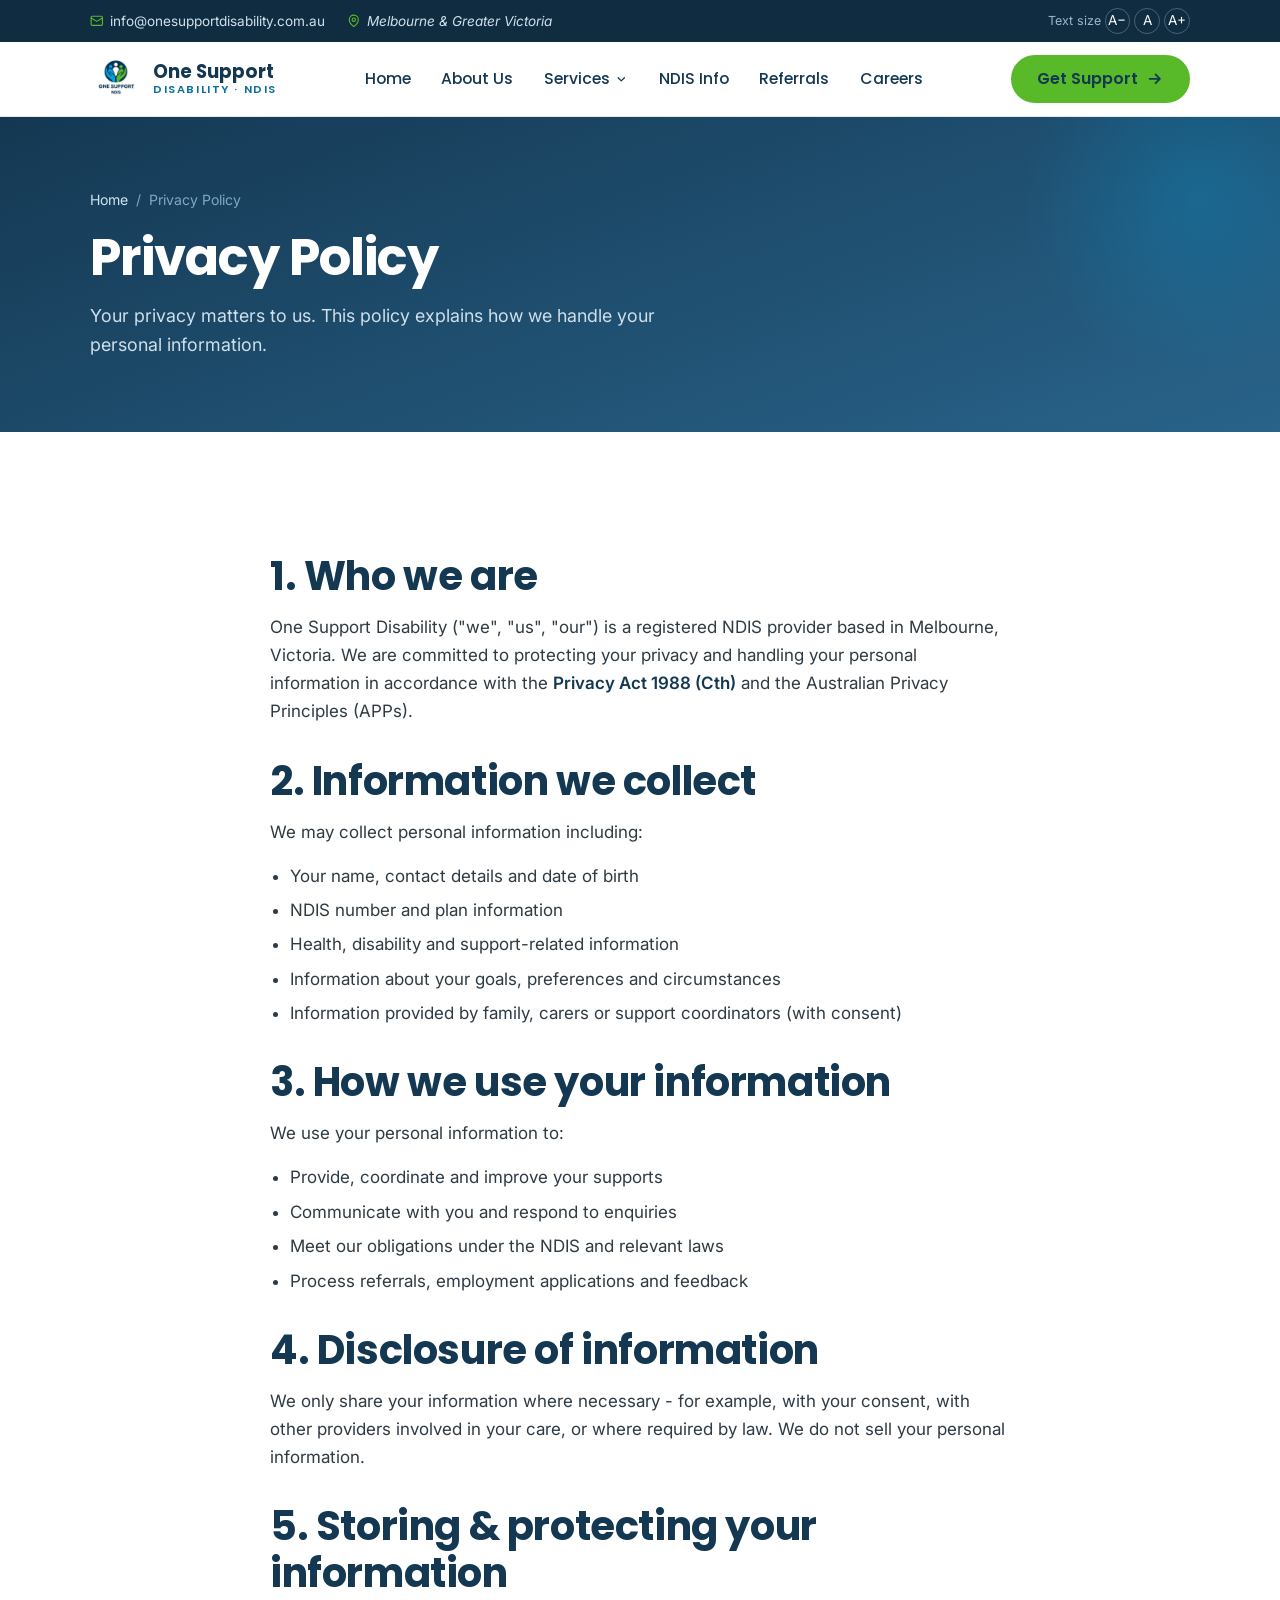
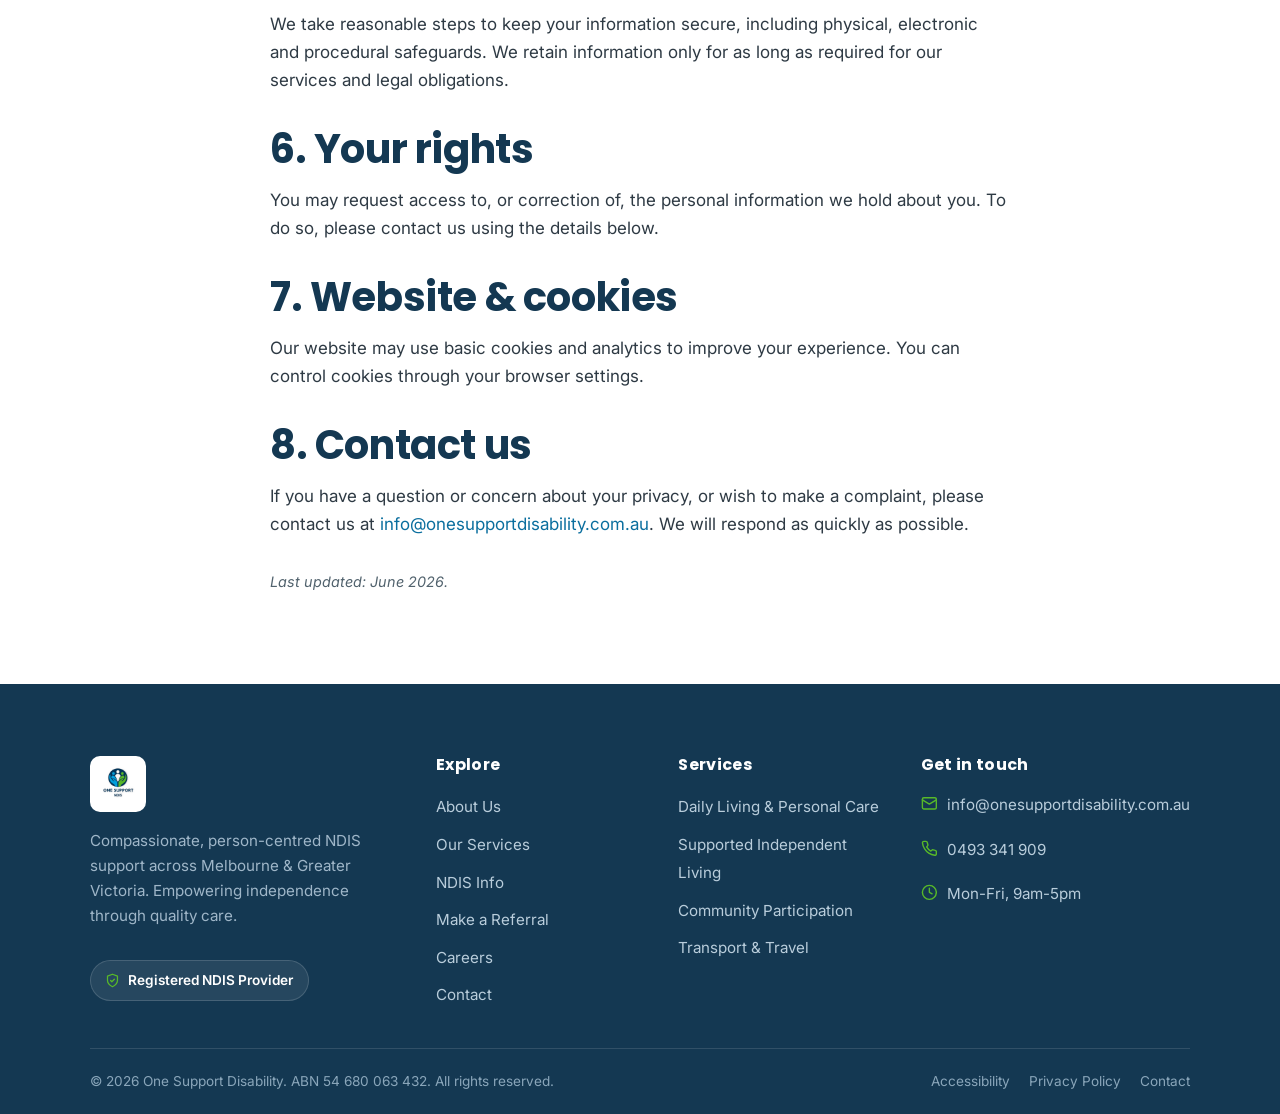
<file: privacy.html>
<!DOCTYPE html>
<html lang="en">
<head>
  <meta charset="UTF-8">
  <meta name="viewport" content="width=device-width, initial-scale=1.0">
  <title>Privacy Policy | One Support Disability</title>
  <meta name="description" content="How One Support Disability collects, uses, stores and protects your personal information in line with the Australian Privacy Principles.">
  <link rel="icon" href="assets/images/favicon.svg" type="image/svg+xml">
  <link rel="preconnect" href="https://fonts.googleapis.com">
  <link rel="preconnect" href="https://fonts.gstatic.com" crossorigin>
  <link href="https://fonts.googleapis.com/css2?family=Poppins:wght@500;600;700&family=Inter:wght@400;500;600;700&display=swap" rel="stylesheet">
  <link rel="stylesheet" href="assets/css/styles.css">
</head>
<body data-page="privacy">
  <a class="skip-link" href="#main">Skip to content</a>
  <div id="site-header"></div>

  <main id="main">
    <section class="page-hero">
      <div class="container">
        <nav class="crumbs" aria-label="Breadcrumb"><a href="index.html">Home</a><span>/</span><span>Privacy Policy</span></nav>
        <h1>Privacy Policy</h1>
        <p>Your privacy matters to us. This policy explains how we handle your personal information.</p>
      </div>
    </section>

    <section class="section">
      <div class="container container--narrow prose">
        <h2>1. Who we are</h2>
        <p>One Support Disability ("we", "us", "our") is a registered NDIS provider based in Melbourne, Victoria. We are committed to protecting your privacy and handling your personal information in accordance with the <strong>Privacy Act 1988 (Cth)</strong> and the Australian Privacy Principles (APPs).</p>

        <h2>2. Information we collect</h2>
        <p>We may collect personal information including:</p>
        <ul>
          <li>Your name, contact details and date of birth</li>
          <li>NDIS number and plan information</li>
          <li>Health, disability and support-related information</li>
          <li>Information about your goals, preferences and circumstances</li>
          <li>Information provided by family, carers or support coordinators (with consent)</li>
        </ul>

        <h2>3. How we use your information</h2>
        <p>We use your personal information to:</p>
        <ul>
          <li>Provide, coordinate and improve your supports</li>
          <li>Communicate with you and respond to enquiries</li>
          <li>Meet our obligations under the NDIS and relevant laws</li>
          <li>Process referrals, employment applications and feedback</li>
        </ul>

        <h2>4. Disclosure of information</h2>
        <p>We only share your information where necessary - for example, with your consent, with other providers involved in your care, or where required by law. We do not sell your personal information.</p>

        <h2>5. Storing &amp; protecting your information</h2>
        <p>We take reasonable steps to keep your information secure, including physical, electronic and procedural safeguards. We retain information only for as long as required for our services and legal obligations.</p>

        <h2>6. Your rights</h2>
        <p>You may request access to, or correction of, the personal information we hold about you. To do so, please contact us using the details below.</p>

        <h2>7. Website &amp; cookies</h2>
        <p>Our website may use basic cookies and analytics to improve your experience. You can control cookies through your browser settings.</p>

        <h2>8. Contact us</h2>
        <p>If you have a question or concern about your privacy, or wish to make a complaint, please contact us at <a href="mailto:info@onesupportdisability.com.au">info@onesupportdisability.com.au</a>. We will respond as quickly as possible.</p>

        <p style="color:var(--muted);font-size:.9rem;margin-top:2rem"><em>Last updated: June 2026.</em></p>
      </div>
    </section>
  </main>

  <div id="site-footer"></div>
  <script src="assets/js/main.js"></script>
</body>
</html>
</file>
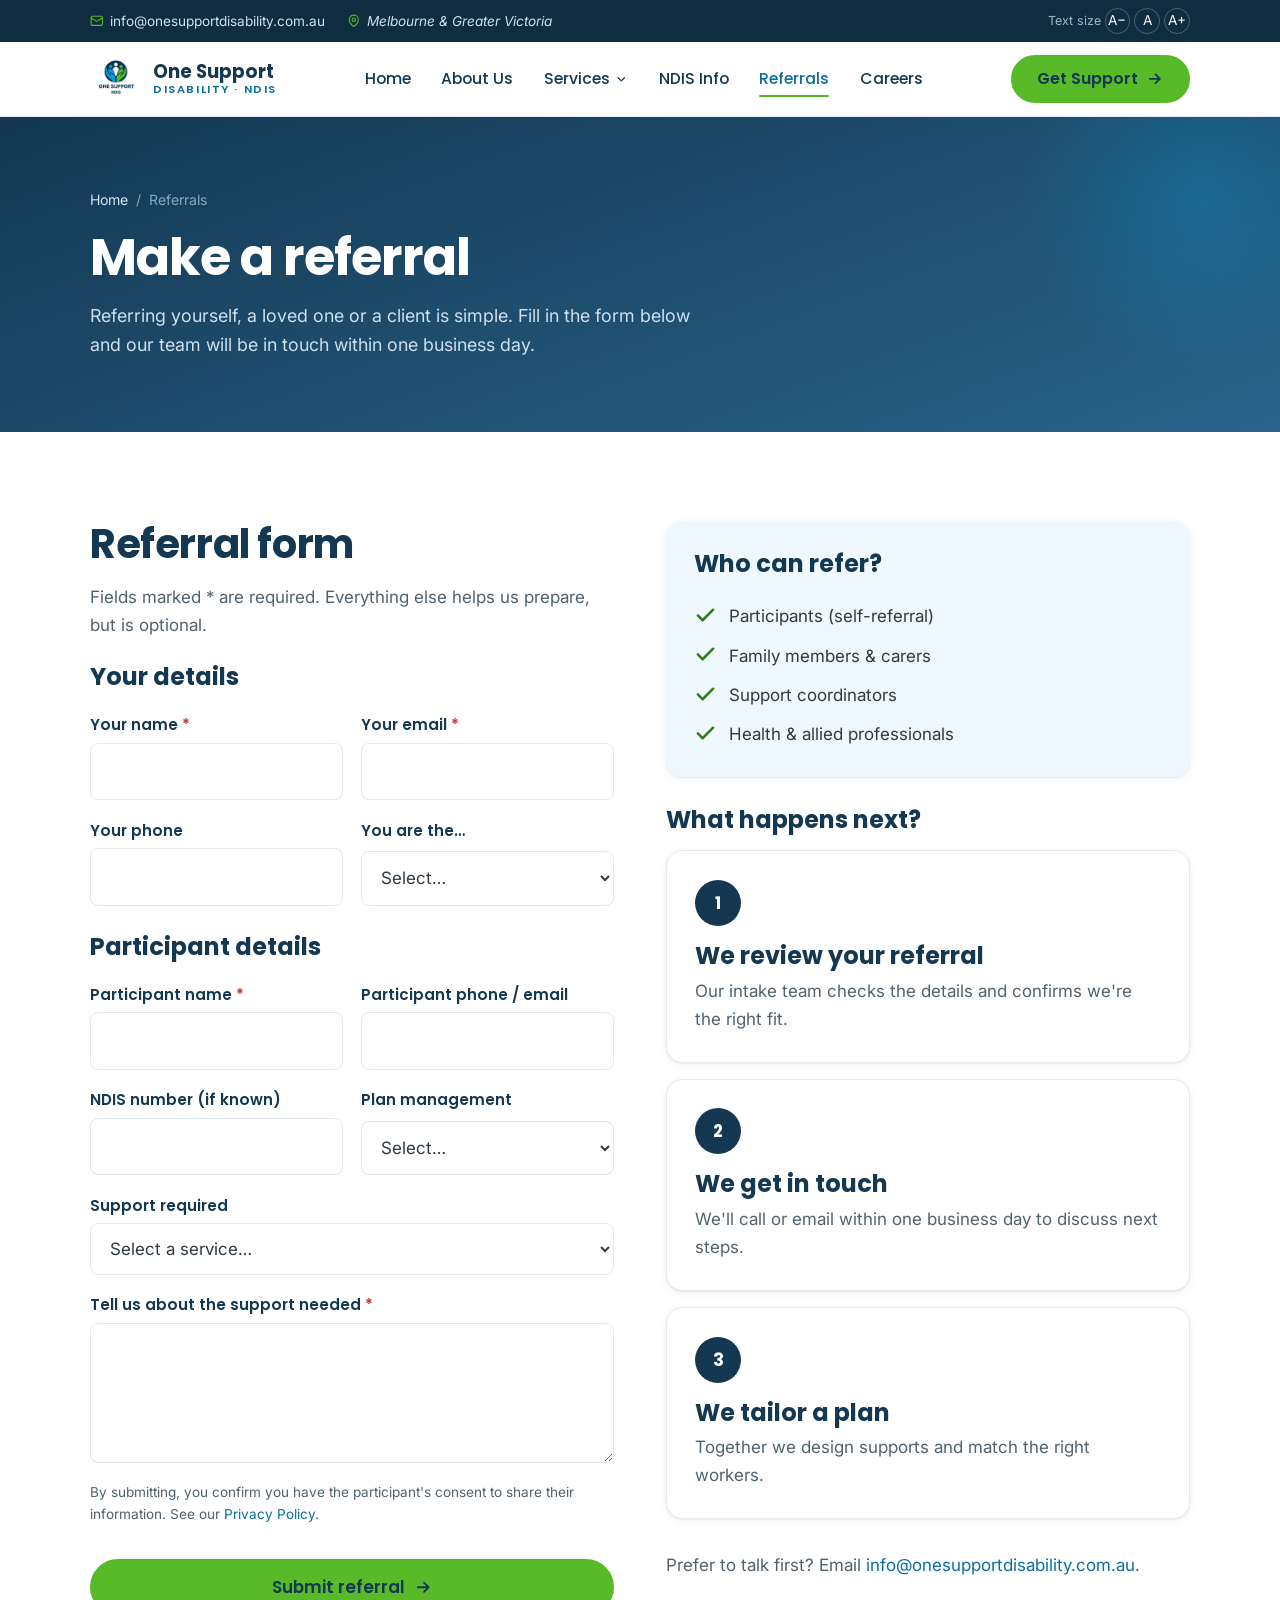
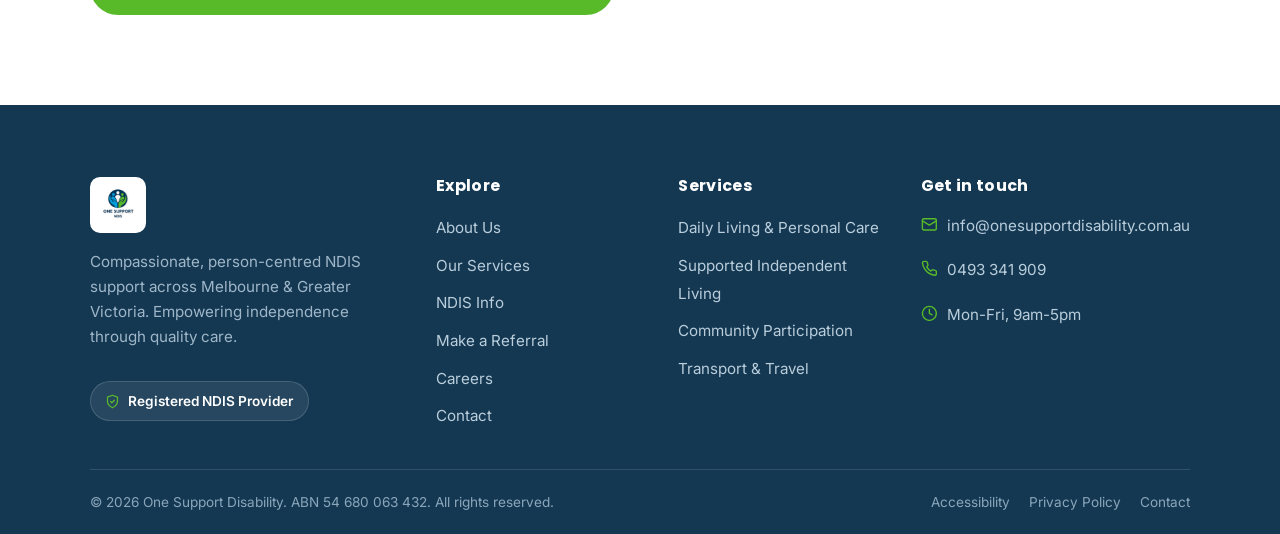
<file: referral.html>
<!DOCTYPE html>
<html lang="en">
<head>
  <meta charset="UTF-8">
  <meta name="viewport" content="width=device-width, initial-scale=1.0">
  <title>Make a Referral | One Support Disability</title>
  <meta name="description" content="Refer yourself, a family member or a client to One Support Disability. Quick and easy NDIS referral form for participants, families, carers and support coordinators in Melbourne.">
  <link rel="icon" href="assets/images/favicon.svg" type="image/svg+xml">
  <link rel="preconnect" href="https://fonts.googleapis.com">
  <link rel="preconnect" href="https://fonts.gstatic.com" crossorigin>
  <link href="https://fonts.googleapis.com/css2?family=Poppins:wght@500;600;700&family=Inter:wght@400;500;600;700&display=swap" rel="stylesheet">
  <link rel="stylesheet" href="assets/css/styles.css">
</head>
<body data-page="referral">
  <a class="skip-link" href="#main">Skip to content</a>
  <div id="site-header"></div>

  <main id="main">
    <section class="page-hero">
      <div class="container">
        <nav class="crumbs" aria-label="Breadcrumb"><a href="index.html">Home</a><span>/</span><span>Referrals</span></nav>
        <h1>Make a referral</h1>
        <p>Referring yourself, a loved one or a client is simple. Fill in the form below and our team will be in touch within one business day.</p>
      </div>
    </section>

    <section class="section">
      <div class="container">
        <div class="contact-grid">

          <!-- FORM -->
          <div class="reveal">
            <h2>Referral form</h2>
            <p style="color:var(--muted);margin-bottom:1.5rem">Fields marked <span class="req">*</span> are required. Everything else helps us prepare, but is optional.</p>
            <form class="form js-form" action="https://formsubmit.co/ajax/info@onesupportdisability.com.au" method="POST" aria-label="Referral form">
              <input type="hidden" name="_subject" value="New referral - One Support Disability website">
              <input type="hidden" name="_template" value="table">
              <input type="hidden" name="_captcha" value="false">
              <input type="text" name="_honey" style="display:none" tabindex="-1" autocomplete="off" aria-hidden="true">
              <h3 style="margin-bottom:.2rem">Your details</h3>
              <div class="row">
                <div class="field"><label for="r-name">Your name <span class="req">*</span></label><input id="r-name" name="ref_name" type="text" required><span class="error">Please enter your name.</span></div>
                <div class="field"><label for="r-email">Your email <span class="req">*</span></label><input id="r-email" name="ref_email" type="email" required><span class="error">Please enter a valid email.</span></div>
              </div>
              <div class="row">
                <div class="field"><label for="r-phone">Your phone</label><input id="r-phone" name="ref_phone" type="tel"></div>
                <div class="field"><label for="r-rel">You are the…</label>
                  <select id="r-rel" name="relationship">
                    <option value="">Select…</option>
                    <option>Participant (referring myself)</option>
                    <option>Family member or carer</option>
                    <option>Support coordinator</option>
                    <option>Health professional</option>
                    <option>Other</option>
                  </select>
                </div>
              </div>

              <h3 style="margin:.6rem 0 .2rem">Participant details</h3>
              <div class="row">
                <div class="field"><label for="p-name">Participant name <span class="req">*</span></label><input id="p-name" name="participant_name" type="text" required><span class="error">Please enter the participant's name.</span></div>
                <div class="field"><label for="p-contact">Participant phone / email</label><input id="p-contact" name="participant_contact" type="text"></div>
              </div>
              <div class="row">
                <div class="field"><label for="p-ndis">NDIS number (if known)</label><input id="p-ndis" name="ndis_number" type="text"></div>
                <div class="field"><label for="p-mgmt">Plan management</label>
                  <select id="p-mgmt" name="plan_management">
                    <option value="">Select…</option>
                    <option>Agency-managed</option>
                    <option>Plan-managed</option>
                    <option>Self-managed</option>
                    <option>Not sure</option>
                  </select>
                </div>
              </div>
              <div class="field"><label for="p-service">Support required</label>
                <select id="p-service" name="service">
                  <option value="">Select a service…</option>
                  <option>Daily Living &amp; Personal Care</option>
                  <option>Supported Independent Living</option>
                  <option>Community Participation</option>
                  <option>Transport &amp; Travel</option>
                  <option>Multiple / not sure yet</option>
                </select>
              </div>
              <div class="field"><label for="r-msg">Tell us about the support needed <span class="req">*</span></label><textarea id="r-msg" name="message" required></textarea><span class="error">Please add a few details.</span></div>
              <p class="form__note">By submitting, you confirm you have the participant's consent to share their information. See our <a href="privacy.html">Privacy Policy</a>.</p>
              <button class="btn btn--accent btn--lg" type="submit">Submit referral
                <svg viewBox="0 0 24 24" fill="none" stroke="currentColor" stroke-width="2.4" stroke-linecap="round" stroke-linejoin="round"><path d="M5 12h14M13 6l6 6-6 6"/></svg></button>
              <div class="form-success"><svg viewBox="0 0 24 24" fill="none" stroke="currentColor" stroke-width="2.6" stroke-linecap="round" stroke-linejoin="round"><path d="M20 6 9 17l-5-5"/></svg><div><strong>Referral received!</strong> Thank you - our intake team will be in touch within one business day.</div></div>
            </form>
          </div>

          <!-- SIDEBAR -->
          <div class="reveal">
            <div class="card" style="background:var(--alice);border:none">
              <h3>Who can refer?</h3>
              <ul class="ticks mt-1">
                <li><svg viewBox="0 0 24 24" fill="none" stroke="currentColor" stroke-width="2.6" stroke-linecap="round" stroke-linejoin="round"><path d="M20 6 9 17l-5-5"/></svg> Participants (self-referral)</li>
                <li><svg viewBox="0 0 24 24" fill="none" stroke="currentColor" stroke-width="2.6" stroke-linecap="round" stroke-linejoin="round"><path d="M20 6 9 17l-5-5"/></svg> Family members &amp; carers</li>
                <li><svg viewBox="0 0 24 24" fill="none" stroke="currentColor" stroke-width="2.6" stroke-linecap="round" stroke-linejoin="round"><path d="M20 6 9 17l-5-5"/></svg> Support coordinators</li>
                <li><svg viewBox="0 0 24 24" fill="none" stroke="currentColor" stroke-width="2.6" stroke-linecap="round" stroke-linejoin="round"><path d="M20 6 9 17l-5-5"/></svg> Health &amp; allied professionals</li>
              </ul>
            </div>
            <h3 style="margin:1.8rem 0 1rem">What happens next?</h3>
            <div class="steps" style="grid-template-columns:1fr;gap:1rem">
              <div class="step"><div class="step__num"></div><h3>We review your referral</h3><p>Our intake team checks the details and confirms we're the right fit.</p></div>
              <div class="step"><div class="step__num"></div><h3>We get in touch</h3><p>We'll call or email within one business day to discuss next steps.</p></div>
              <div class="step"><div class="step__num"></div><h3>We tailor a plan</h3><p>Together we design supports and match the right workers.</p></div>
            </div>
            <p class="mt-2" style="color:var(--muted)">Prefer to talk first? Email <a href="mailto:info@onesupportdisability.com.au">info@onesupportdisability.com.au</a>.</p>
          </div>

        </div>
      </div>
    </section>
  </main>

  <div id="site-footer"></div>
  <script src="assets/js/main.js"></script>
</body>
</html>
</file>
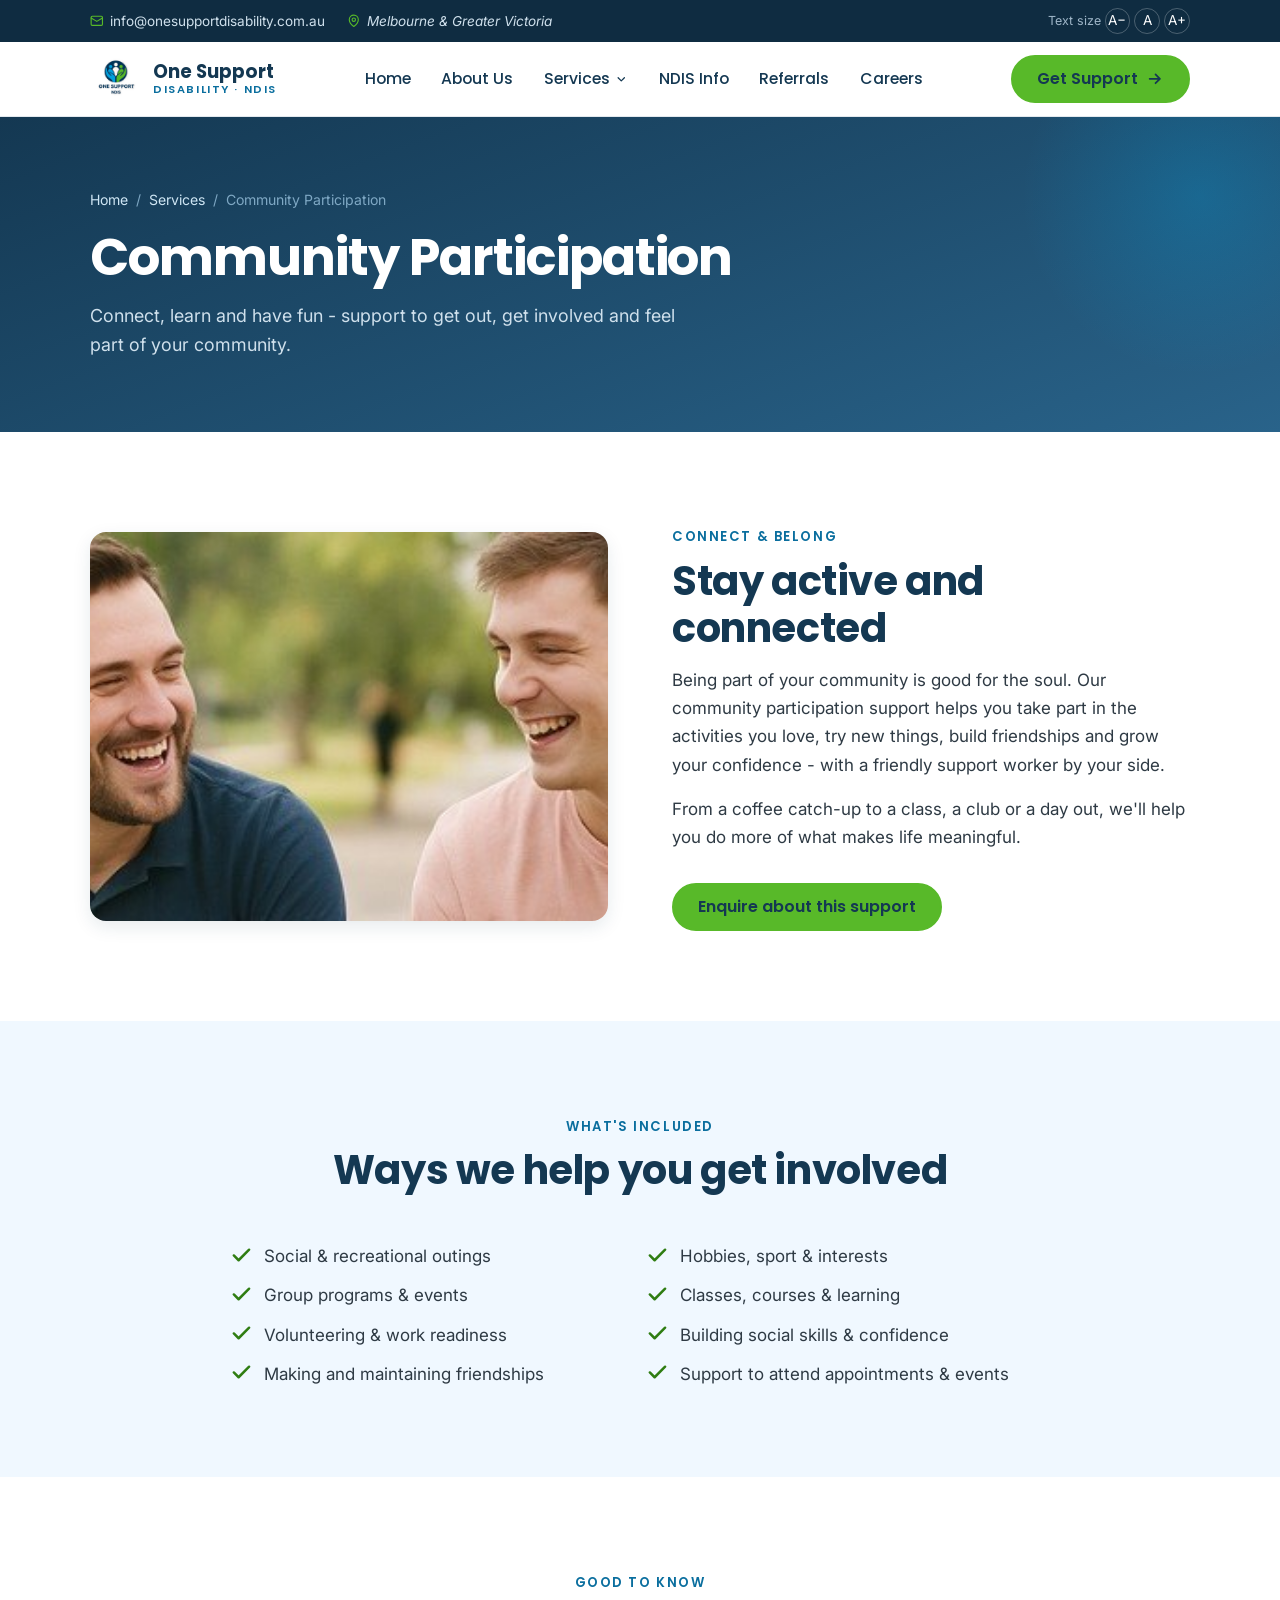
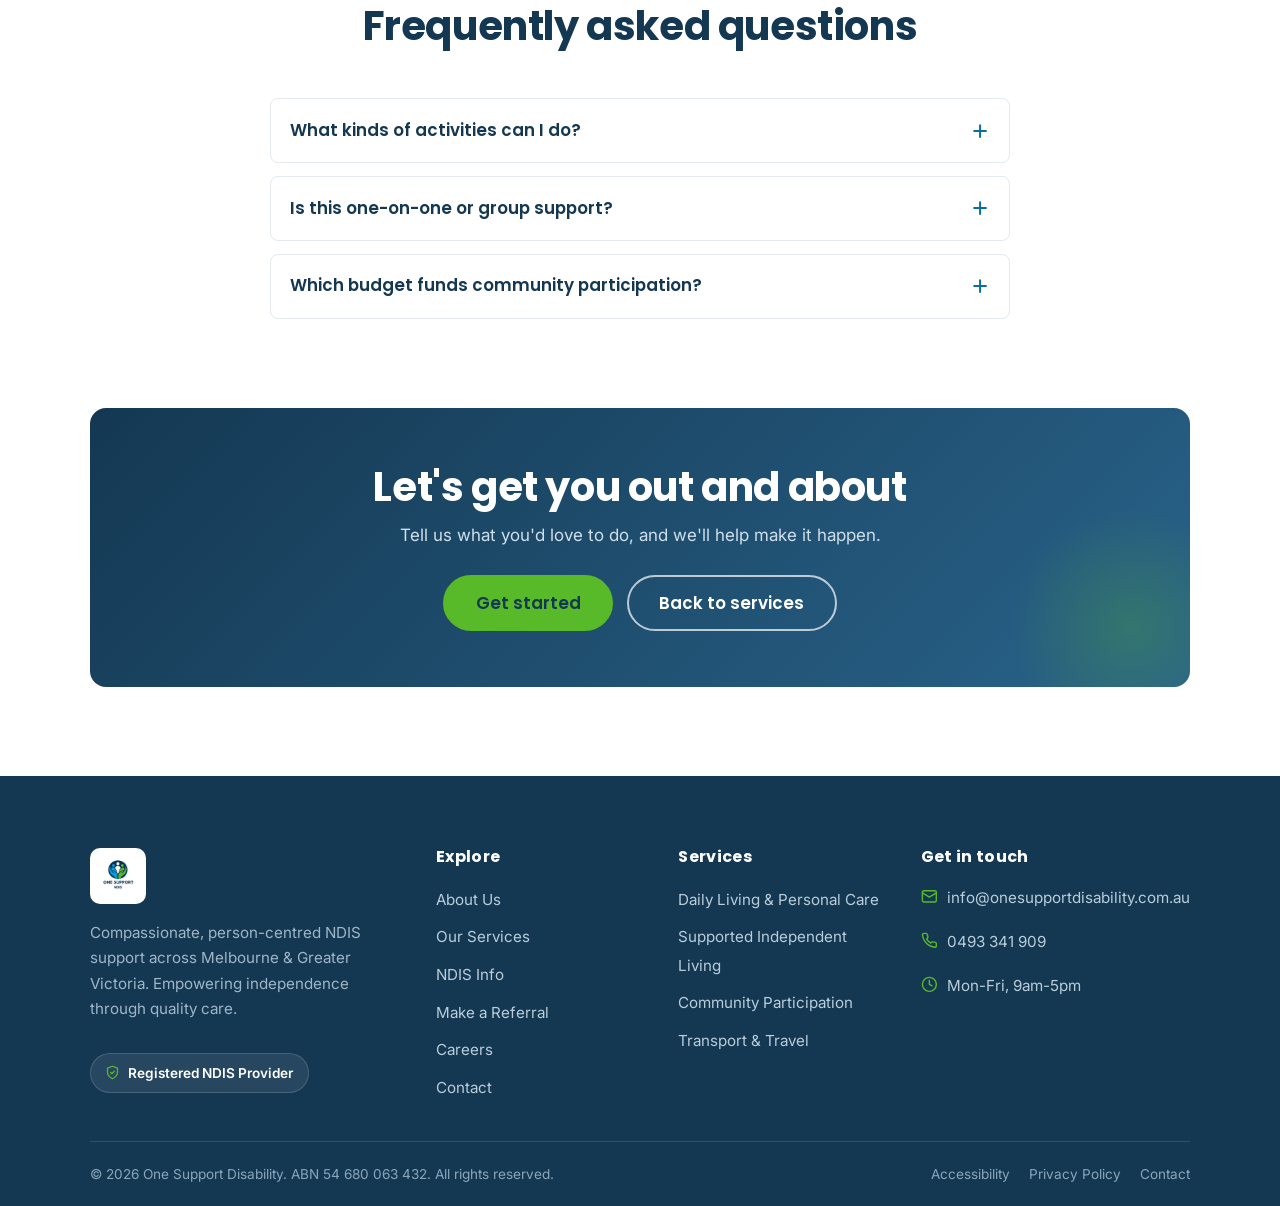
<file: service-community.html>
<!DOCTYPE html>
<html lang="en">
<head>
  <meta charset="UTF-8">
  <meta name="viewport" content="width=device-width, initial-scale=1.0">
  <title>Community Participation | One Support Disability</title>
  <meta name="description" content="NDIS community participation support in Melbourne - social and recreational activities, group programs, hobbies and skill-building to help you connect and stay involved in your community.">
  <link rel="icon" href="assets/images/favicon.svg" type="image/svg+xml">
  <link rel="preconnect" href="https://fonts.googleapis.com">
  <link rel="preconnect" href="https://fonts.gstatic.com" crossorigin>
  <link href="https://fonts.googleapis.com/css2?family=Poppins:wght@500;600;700&family=Inter:wght@400;500;600;700&display=swap" rel="stylesheet">
  <link rel="stylesheet" href="assets/css/styles.css">
</head>
<body data-page="service-community">
  <a class="skip-link" href="#main">Skip to content</a>
  <div id="site-header"></div>

  <main id="main">
    <section class="page-hero">
      <div class="container">
        <nav class="crumbs" aria-label="Breadcrumb"><a href="index.html">Home</a><span>/</span><a href="services.html">Services</a><span>/</span><span>Community Participation</span></nav>
        <h1>Community Participation</h1>
        <p>Connect, learn and have fun - support to get out, get involved and feel part of your community.</p>
      </div>
    </section>

    <section class="section">
      <div class="container">
        <div class="feature">
          <div class="feature__media reveal"><img src="assets/images/two-friends.jpg" alt="Two friends laughing together while spending time outdoors" width="683" height="208"></div>
          <div class="feature__content reveal">
            <span class="eyebrow">Connect &amp; belong</span>
            <h2>Stay active and connected</h2>
            <p>Being part of your community is good for the soul. Our community participation support helps you take part in the activities you love, try new things, build friendships and grow your confidence - with a friendly support worker by your side.</p>
            <p>From a coffee catch-up to a class, a club or a day out, we'll help you do more of what makes life meaningful.</p>
            <div class="btn-row mt-2"><a class="btn btn--accent" href="contact.html">Enquire about this support</a></div>
          </div>
        </div>
      </div>
    </section>

    <section class="section section--alice">
      <div class="container">
        <div class="section-head center"><span class="eyebrow">What's included</span><h2>Ways we help you get involved</h2></div>
        <ul class="ticks cols" style="max-width:820px;margin-inline:auto">
          <li><svg viewBox="0 0 24 24" fill="none" stroke="currentColor" stroke-width="2.6" stroke-linecap="round" stroke-linejoin="round"><path d="M20 6 9 17l-5-5"/></svg> Social &amp; recreational outings</li>
          <li><svg viewBox="0 0 24 24" fill="none" stroke="currentColor" stroke-width="2.6" stroke-linecap="round" stroke-linejoin="round"><path d="M20 6 9 17l-5-5"/></svg> Hobbies, sport &amp; interests</li>
          <li><svg viewBox="0 0 24 24" fill="none" stroke="currentColor" stroke-width="2.6" stroke-linecap="round" stroke-linejoin="round"><path d="M20 6 9 17l-5-5"/></svg> Group programs &amp; events</li>
          <li><svg viewBox="0 0 24 24" fill="none" stroke="currentColor" stroke-width="2.6" stroke-linecap="round" stroke-linejoin="round"><path d="M20 6 9 17l-5-5"/></svg> Classes, courses &amp; learning</li>
          <li><svg viewBox="0 0 24 24" fill="none" stroke="currentColor" stroke-width="2.6" stroke-linecap="round" stroke-linejoin="round"><path d="M20 6 9 17l-5-5"/></svg> Volunteering &amp; work readiness</li>
          <li><svg viewBox="0 0 24 24" fill="none" stroke="currentColor" stroke-width="2.6" stroke-linecap="round" stroke-linejoin="round"><path d="M20 6 9 17l-5-5"/></svg> Building social skills &amp; confidence</li>
          <li><svg viewBox="0 0 24 24" fill="none" stroke="currentColor" stroke-width="2.6" stroke-linecap="round" stroke-linejoin="round"><path d="M20 6 9 17l-5-5"/></svg> Making and maintaining friendships</li>
          <li><svg viewBox="0 0 24 24" fill="none" stroke="currentColor" stroke-width="2.6" stroke-linecap="round" stroke-linejoin="round"><path d="M20 6 9 17l-5-5"/></svg> Support to attend appointments &amp; events</li>
        </ul>
      </div>
    </section>

    <section class="section">
      <div class="container container--narrow">
        <div class="section-head center"><span class="eyebrow">Good to know</span><h2>Frequently asked questions</h2></div>
        <div class="accordion">
          <div class="acc"><button class="acc__btn" aria-expanded="false">What kinds of activities can I do? <svg viewBox="0 0 24 24" fill="none" stroke="currentColor" stroke-width="2.4" stroke-linecap="round" stroke-linejoin="round"><path d="M12 5v14M5 12h14"/></svg></button><div class="acc__panel"><div>Whatever interests you! Movies, sports, art, music, gym, library visits, community groups, shopping or simply a walk in the park - your support is built around what you enjoy.</div></div></div>
          <div class="acc"><button class="acc__btn" aria-expanded="false">Is this one-on-one or group support? <svg viewBox="0 0 24 24" fill="none" stroke="currentColor" stroke-width="2.4" stroke-linecap="round" stroke-linejoin="round"><path d="M12 5v14M5 12h14"/></svg></button><div class="acc__panel"><div>Both are available. We offer one-on-one support as well as small group activities, depending on your goals and comfort level.</div></div></div>
          <div class="acc"><button class="acc__btn" aria-expanded="false">Which budget funds community participation? <svg viewBox="0 0 24 24" fill="none" stroke="currentColor" stroke-width="2.4" stroke-linecap="round" stroke-linejoin="round"><path d="M12 5v14M5 12h14"/></svg></button><div class="acc__panel"><div>It's usually funded under <strong>Assistance with Social &amp; Community Participation</strong> in your Core Supports budget. We can help you check your plan.</div></div></div>
        </div>
      </div>
    </section>

    <section class="section" style="padding-top:0">
      <div class="container">
        <div class="cta-band reveal">
          <h2>Let's get you out and about</h2>
          <p>Tell us what you'd love to do, and we'll help make it happen.</p>
          <div class="btn-row"><a class="btn btn--accent btn--lg" href="contact.html">Get started</a><a class="btn btn--outline-light btn--lg" href="services.html">Back to services</a></div>
        </div>
      </div>
    </section>
  </main>

  <div id="site-footer"></div>
  <script src="assets/js/main.js"></script>
</body>
</html>
</file>
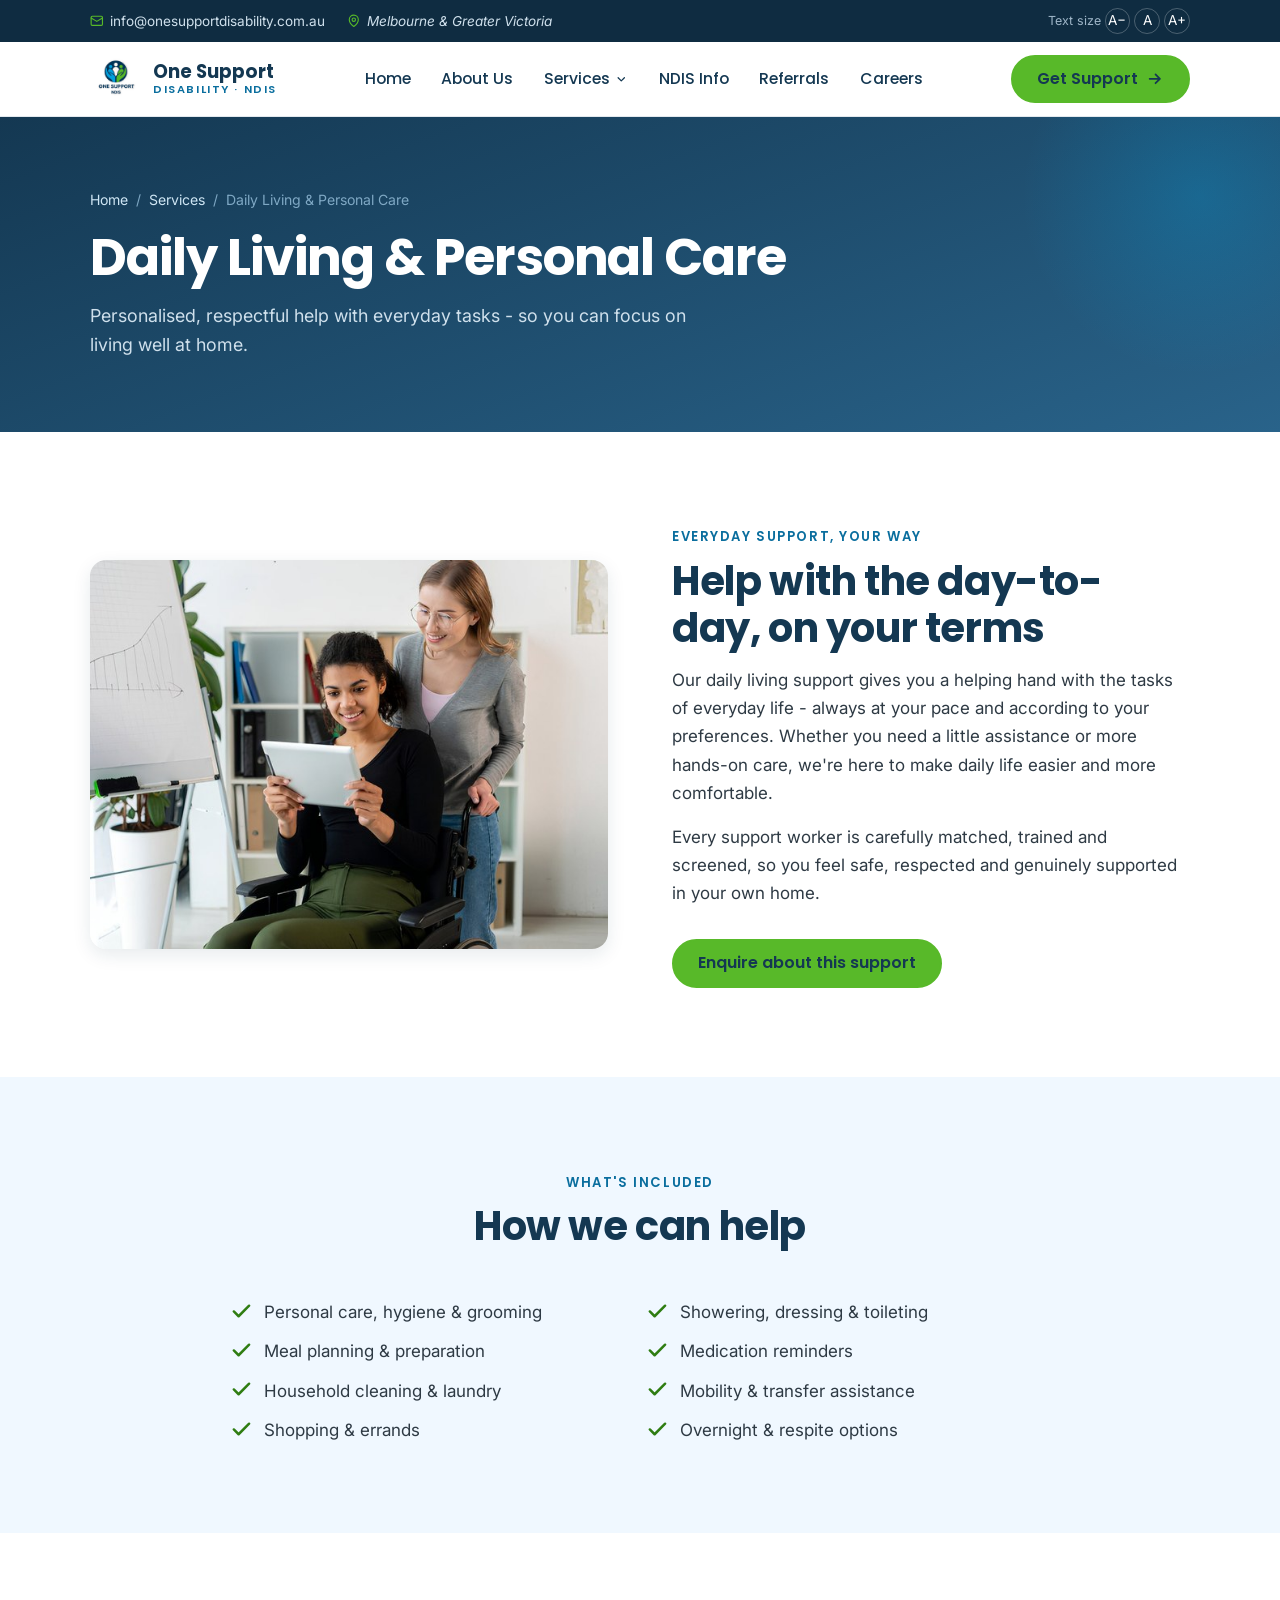
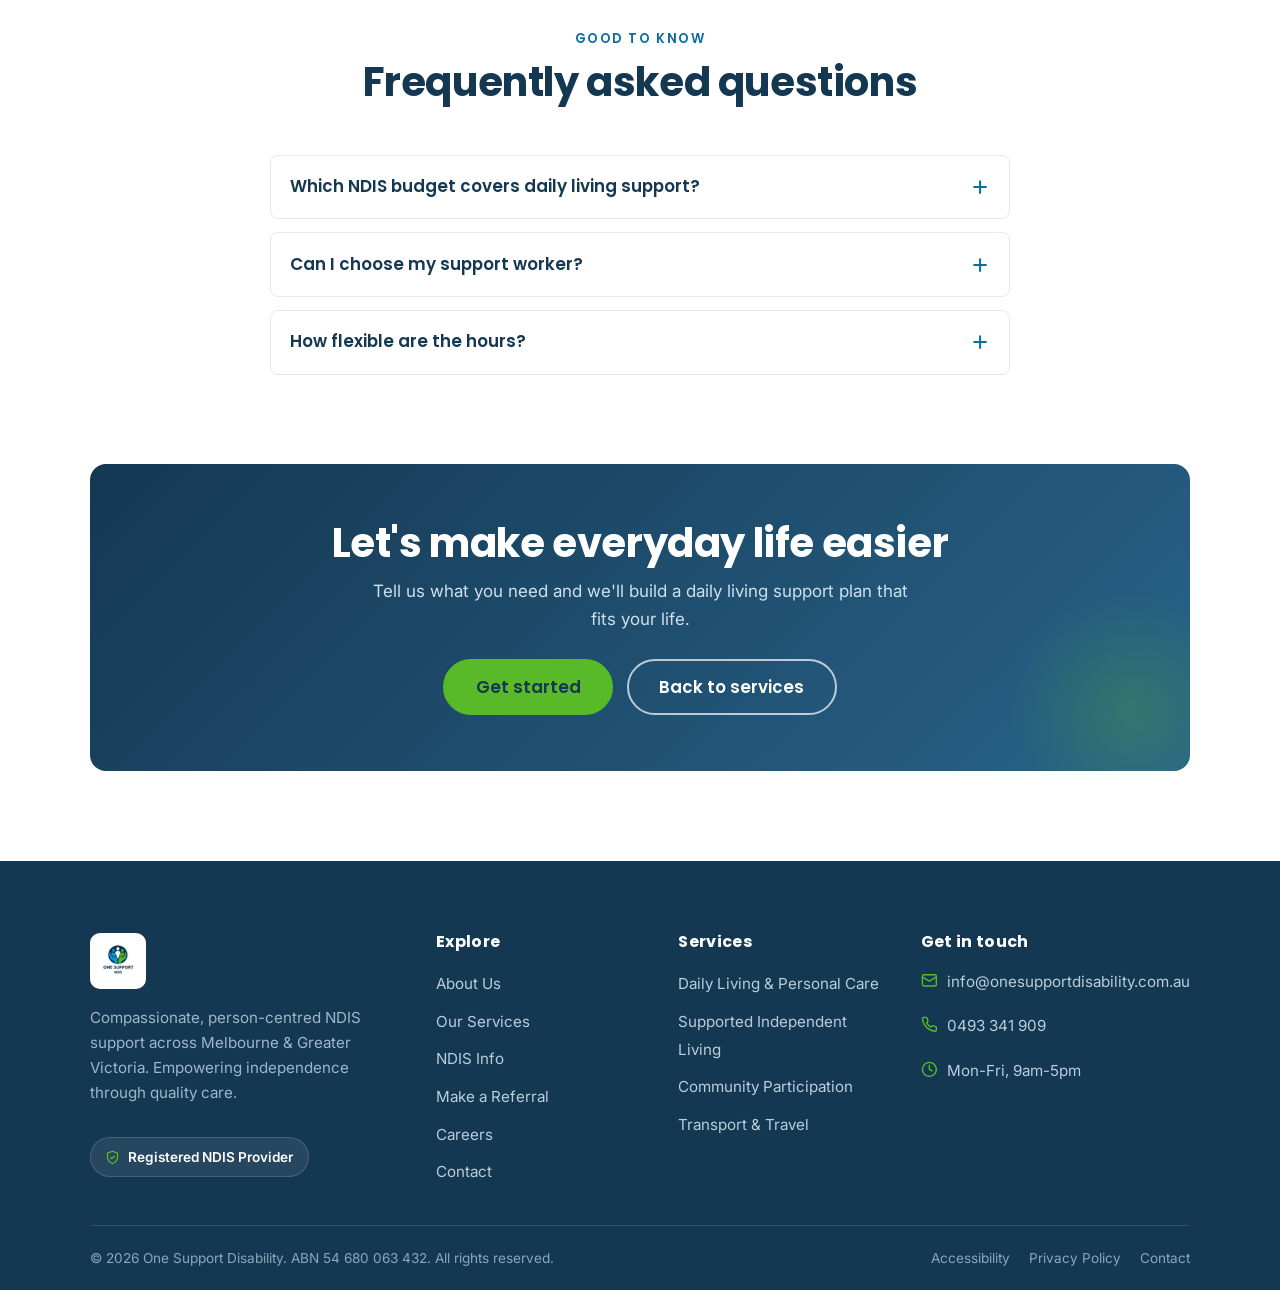
<file: service-daily-living.html>
<!DOCTYPE html>
<html lang="en">
<head>
  <meta charset="UTF-8">
  <meta name="viewport" content="width=device-width, initial-scale=1.0">
  <title>Daily Living &amp; Personal Care | One Support Disability</title>
  <meta name="description" content="NDIS daily living and personal care support in Melbourne - help with personal care, meal preparation, household tasks and everyday routines, delivered with dignity and respect.">
  <link rel="icon" href="assets/images/favicon.svg" type="image/svg+xml">
  <link rel="preconnect" href="https://fonts.googleapis.com">
  <link rel="preconnect" href="https://fonts.gstatic.com" crossorigin>
  <link href="https://fonts.googleapis.com/css2?family=Poppins:wght@500;600;700&family=Inter:wght@400;500;600;700&display=swap" rel="stylesheet">
  <link rel="stylesheet" href="assets/css/styles.css">
</head>
<body data-page="service-daily-living">
  <a class="skip-link" href="#main">Skip to content</a>
  <div id="site-header"></div>

  <main id="main">
    <section class="page-hero">
      <div class="container">
        <nav class="crumbs" aria-label="Breadcrumb"><a href="index.html">Home</a><span>/</span><a href="services.html">Services</a><span>/</span><span>Daily Living &amp; Personal Care</span></nav>
        <h1>Daily Living &amp; Personal Care</h1>
        <p>Personalised, respectful help with everyday tasks - so you can focus on living well at home.</p>
      </div>
    </section>

    <section class="section">
      <div class="container">
        <div class="feature">
          <div class="feature__media reveal"><img src="assets/images/participant-tablet.jpg" alt="A support worker assisting a participant at home" width="704" height="480"></div>
          <div class="feature__content reveal">
            <span class="eyebrow">Everyday support, your way</span>
            <h2>Help with the day-to-day, on your terms</h2>
            <p>Our daily living support gives you a helping hand with the tasks of everyday life - always at your pace and according to your preferences. Whether you need a little assistance or more hands-on care, we're here to make daily life easier and more comfortable.</p>
            <p>Every support worker is carefully matched, trained and screened, so you feel safe, respected and genuinely supported in your own home.</p>
            <div class="btn-row mt-2"><a class="btn btn--accent" href="contact.html">Enquire about this support</a></div>
          </div>
        </div>
      </div>
    </section>

    <section class="section section--alice">
      <div class="container">
        <div class="section-head center"><span class="eyebrow">What's included</span><h2>How we can help</h2></div>
        <ul class="ticks cols" style="max-width:820px;margin-inline:auto">
          <li><svg viewBox="0 0 24 24" fill="none" stroke="currentColor" stroke-width="2.6" stroke-linecap="round" stroke-linejoin="round"><path d="M20 6 9 17l-5-5"/></svg> Personal care, hygiene &amp; grooming</li>
          <li><svg viewBox="0 0 24 24" fill="none" stroke="currentColor" stroke-width="2.6" stroke-linecap="round" stroke-linejoin="round"><path d="M20 6 9 17l-5-5"/></svg> Showering, dressing &amp; toileting</li>
          <li><svg viewBox="0 0 24 24" fill="none" stroke="currentColor" stroke-width="2.6" stroke-linecap="round" stroke-linejoin="round"><path d="M20 6 9 17l-5-5"/></svg> Meal planning &amp; preparation</li>
          <li><svg viewBox="0 0 24 24" fill="none" stroke="currentColor" stroke-width="2.6" stroke-linecap="round" stroke-linejoin="round"><path d="M20 6 9 17l-5-5"/></svg> Medication reminders</li>
          <li><svg viewBox="0 0 24 24" fill="none" stroke="currentColor" stroke-width="2.6" stroke-linecap="round" stroke-linejoin="round"><path d="M20 6 9 17l-5-5"/></svg> Household cleaning &amp; laundry</li>
          <li><svg viewBox="0 0 24 24" fill="none" stroke="currentColor" stroke-width="2.6" stroke-linecap="round" stroke-linejoin="round"><path d="M20 6 9 17l-5-5"/></svg> Mobility &amp; transfer assistance</li>
          <li><svg viewBox="0 0 24 24" fill="none" stroke="currentColor" stroke-width="2.6" stroke-linecap="round" stroke-linejoin="round"><path d="M20 6 9 17l-5-5"/></svg> Shopping &amp; errands</li>
          <li><svg viewBox="0 0 24 24" fill="none" stroke="currentColor" stroke-width="2.6" stroke-linecap="round" stroke-linejoin="round"><path d="M20 6 9 17l-5-5"/></svg> Overnight &amp; respite options</li>
        </ul>
      </div>
    </section>

    <section class="section">
      <div class="container container--narrow">
        <div class="section-head center"><span class="eyebrow">Good to know</span><h2>Frequently asked questions</h2></div>
        <div class="accordion">
          <div class="acc"><button class="acc__btn" aria-expanded="false">Which NDIS budget covers daily living support? <svg viewBox="0 0 24 24" fill="none" stroke="currentColor" stroke-width="2.4" stroke-linecap="round" stroke-linejoin="round"><path d="M12 5v14M5 12h14"/></svg></button><div class="acc__panel"><div>Daily living support is typically funded under your <strong>Core Supports</strong> budget (Assistance with Daily Life). We're happy to help you understand how your plan applies.</div></div></div>
          <div class="acc"><button class="acc__btn" aria-expanded="false">Can I choose my support worker? <svg viewBox="0 0 24 24" fill="none" stroke="currentColor" stroke-width="2.4" stroke-linecap="round" stroke-linejoin="round"><path d="M12 5v14M5 12h14"/></svg></button><div class="acc__panel"><div>Absolutely. We match you with workers based on your needs and preferences, and we'll always work to find the right fit for you.</div></div></div>
          <div class="acc"><button class="acc__btn" aria-expanded="false">How flexible are the hours? <svg viewBox="0 0 24 24" fill="none" stroke="currentColor" stroke-width="2.4" stroke-linecap="round" stroke-linejoin="round"><path d="M12 5v14M5 12h14"/></svg></button><div class="acc__panel"><div>Very. Support can be scheduled for a few hours a week or daily, including mornings, evenings, weekends and overnight - whatever suits your routine.</div></div></div>
        </div>
      </div>
    </section>

    <section class="section" style="padding-top:0">
      <div class="container">
        <div class="cta-band reveal">
          <h2>Let's make everyday life easier</h2>
          <p>Tell us what you need and we'll build a daily living support plan that fits your life.</p>
          <div class="btn-row"><a class="btn btn--accent btn--lg" href="contact.html">Get started</a><a class="btn btn--outline-light btn--lg" href="services.html">Back to services</a></div>
        </div>
      </div>
    </section>
  </main>

  <div id="site-footer"></div>
  <script src="assets/js/main.js"></script>
</body>
</html>
</file>
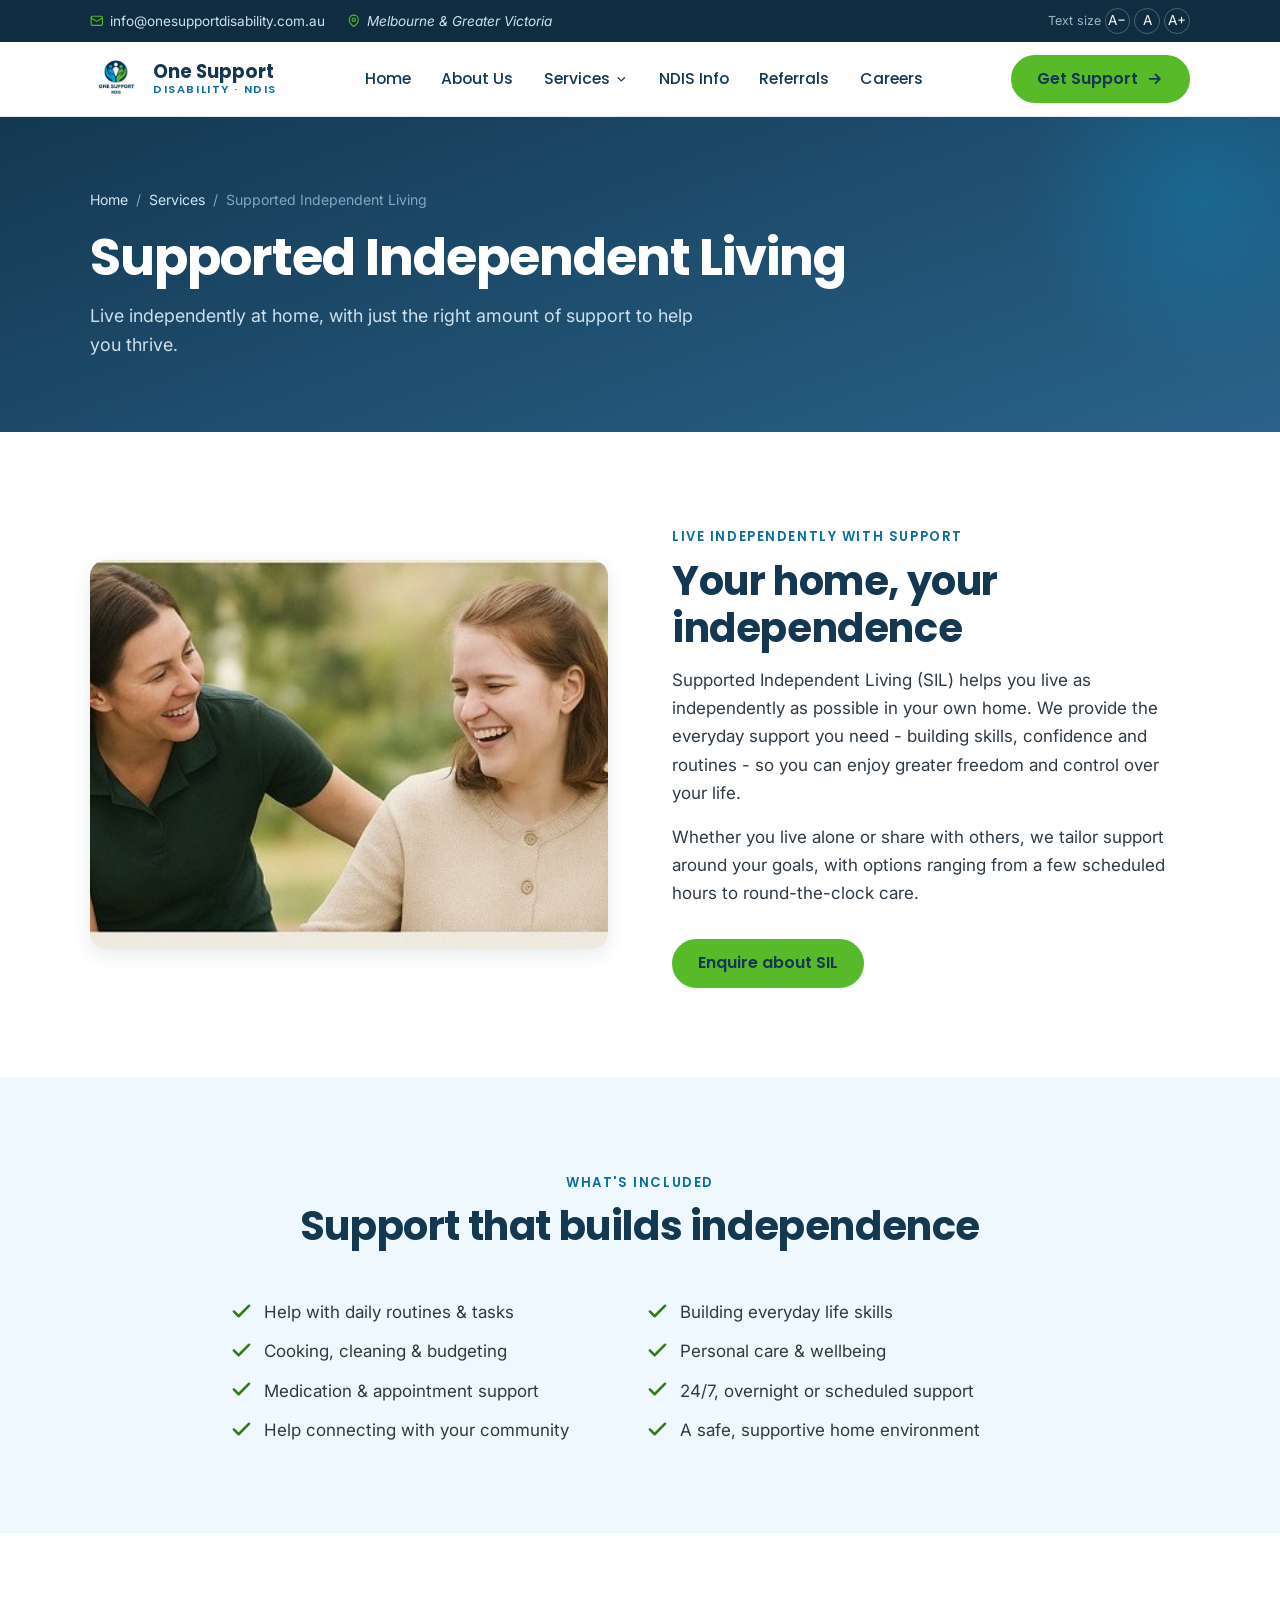
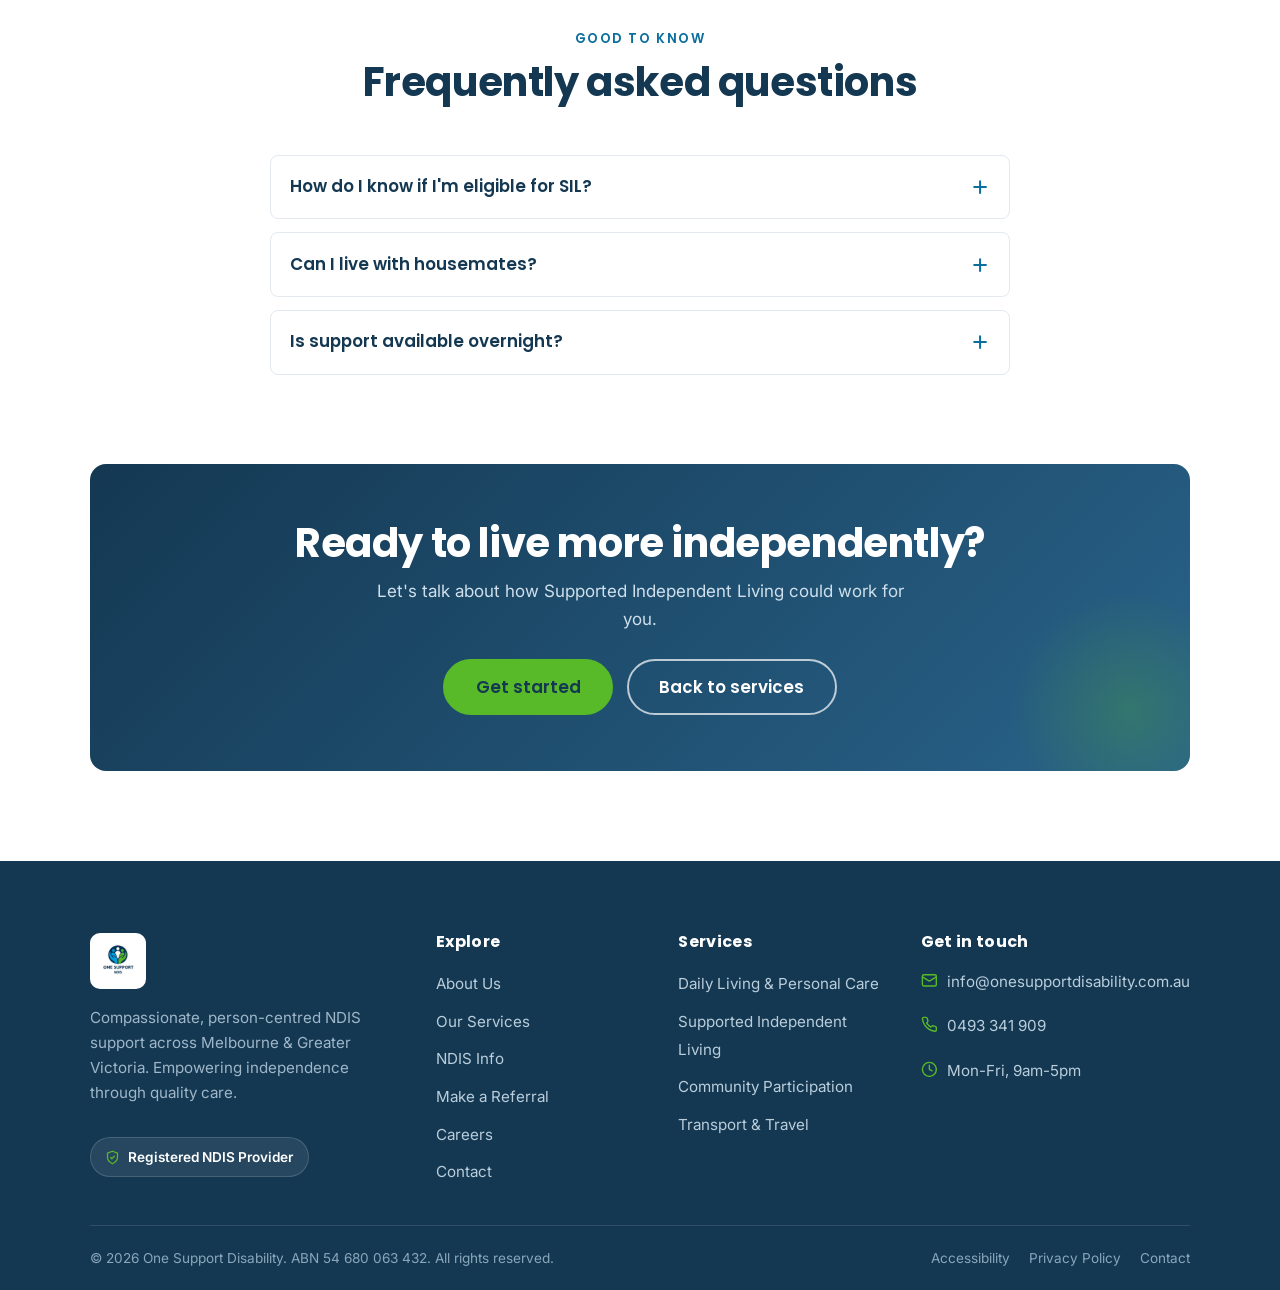
<file: service-sil.html>
<!DOCTYPE html>
<html lang="en">
<head>
  <meta charset="UTF-8">
  <meta name="viewport" content="width=device-width, initial-scale=1.0">
  <title>Supported Independent Living (SIL) | One Support Disability</title>
  <meta name="description" content="NDIS Supported Independent Living (SIL) in Melbourne - support to live independently at home with help for daily routines, life skills and household management, available 24/7 or as scheduled.">
  <link rel="icon" href="assets/images/favicon.svg" type="image/svg+xml">
  <link rel="preconnect" href="https://fonts.googleapis.com">
  <link rel="preconnect" href="https://fonts.gstatic.com" crossorigin>
  <link href="https://fonts.googleapis.com/css2?family=Poppins:wght@500;600;700&family=Inter:wght@400;500;600;700&display=swap" rel="stylesheet">
  <link rel="stylesheet" href="assets/css/styles.css">
</head>
<body data-page="service-sil">
  <a class="skip-link" href="#main">Skip to content</a>
  <div id="site-header"></div>

  <main id="main">
    <section class="page-hero">
      <div class="container">
        <nav class="crumbs" aria-label="Breadcrumb"><a href="index.html">Home</a><span>/</span><a href="services.html">Services</a><span>/</span><span>Supported Independent Living</span></nav>
        <h1>Supported Independent Living</h1>
        <p>Live independently at home, with just the right amount of support to help you thrive.</p>
      </div>
    </section>

    <section class="section">
      <div class="container">
        <div class="feature">
          <div class="feature__media reveal"><img src="assets/images/carer-participant.jpg" alt="A support worker and participant sharing a happy moment" width="683" height="303"></div>
          <div class="feature__content reveal">
            <span class="eyebrow">Live independently with support</span>
            <h2>Your home, your independence</h2>
            <p>Supported Independent Living (SIL) helps you live as independently as possible in your own home. We provide the everyday support you need - building skills, confidence and routines - so you can enjoy greater freedom and control over your life.</p>
            <p>Whether you live alone or share with others, we tailor support around your goals, with options ranging from a few scheduled hours to round-the-clock care.</p>
            <div class="btn-row mt-2"><a class="btn btn--accent" href="contact.html">Enquire about SIL</a></div>
          </div>
        </div>
      </div>
    </section>

    <section class="section section--alice">
      <div class="container">
        <div class="section-head center"><span class="eyebrow">What's included</span><h2>Support that builds independence</h2></div>
        <ul class="ticks cols" style="max-width:820px;margin-inline:auto">
          <li><svg viewBox="0 0 24 24" fill="none" stroke="currentColor" stroke-width="2.6" stroke-linecap="round" stroke-linejoin="round"><path d="M20 6 9 17l-5-5"/></svg> Help with daily routines &amp; tasks</li>
          <li><svg viewBox="0 0 24 24" fill="none" stroke="currentColor" stroke-width="2.6" stroke-linecap="round" stroke-linejoin="round"><path d="M20 6 9 17l-5-5"/></svg> Building everyday life skills</li>
          <li><svg viewBox="0 0 24 24" fill="none" stroke="currentColor" stroke-width="2.6" stroke-linecap="round" stroke-linejoin="round"><path d="M20 6 9 17l-5-5"/></svg> Cooking, cleaning &amp; budgeting</li>
          <li><svg viewBox="0 0 24 24" fill="none" stroke="currentColor" stroke-width="2.6" stroke-linecap="round" stroke-linejoin="round"><path d="M20 6 9 17l-5-5"/></svg> Personal care &amp; wellbeing</li>
          <li><svg viewBox="0 0 24 24" fill="none" stroke="currentColor" stroke-width="2.6" stroke-linecap="round" stroke-linejoin="round"><path d="M20 6 9 17l-5-5"/></svg> Medication &amp; appointment support</li>
          <li><svg viewBox="0 0 24 24" fill="none" stroke="currentColor" stroke-width="2.6" stroke-linecap="round" stroke-linejoin="round"><path d="M20 6 9 17l-5-5"/></svg> 24/7, overnight or scheduled support</li>
          <li><svg viewBox="0 0 24 24" fill="none" stroke="currentColor" stroke-width="2.6" stroke-linecap="round" stroke-linejoin="round"><path d="M20 6 9 17l-5-5"/></svg> Help connecting with your community</li>
          <li><svg viewBox="0 0 24 24" fill="none" stroke="currentColor" stroke-width="2.6" stroke-linecap="round" stroke-linejoin="round"><path d="M20 6 9 17l-5-5"/></svg> A safe, supportive home environment</li>
        </ul>
      </div>
    </section>

    <section class="section">
      <div class="container container--narrow">
        <div class="section-head center"><span class="eyebrow">Good to know</span><h2>Frequently asked questions</h2></div>
        <div class="accordion">
          <div class="acc"><button class="acc__btn" aria-expanded="false">How do I know if I'm eligible for SIL? <svg viewBox="0 0 24 24" fill="none" stroke="currentColor" stroke-width="2.4" stroke-linecap="round" stroke-linejoin="round"><path d="M12 5v14M5 12h14"/></svg></button><div class="acc__panel"><div>SIL is for participants who need a higher level of daily support. It's funded in your NDIS plan based on your assessed needs - we can help you understand the process and what to discuss with your planner.</div></div></div>
          <div class="acc"><button class="acc__btn" aria-expanded="false">Can I live with housemates? <svg viewBox="0 0 24 24" fill="none" stroke="currentColor" stroke-width="2.4" stroke-linecap="round" stroke-linejoin="round"><path d="M12 5v14M5 12h14"/></svg></button><div class="acc__panel"><div>Yes. SIL can be provided whether you live alone or share a home. Shared arrangements can also make supports more cost-effective.</div></div></div>
          <div class="acc"><button class="acc__btn" aria-expanded="false">Is support available overnight? <svg viewBox="0 0 24 24" fill="none" stroke="currentColor" stroke-width="2.4" stroke-linecap="round" stroke-linejoin="round"><path d="M12 5v14M5 12h14"/></svg></button><div class="acc__panel"><div>It can be. Depending on your needs and plan, we offer daytime, evening, overnight (active or sleepover) and 24/7 support.</div></div></div>
        </div>
      </div>
    </section>

    <section class="section" style="padding-top:0">
      <div class="container">
        <div class="cta-band reveal">
          <h2>Ready to live more independently?</h2>
          <p>Let's talk about how Supported Independent Living could work for you.</p>
          <div class="btn-row"><a class="btn btn--accent btn--lg" href="contact.html">Get started</a><a class="btn btn--outline-light btn--lg" href="services.html">Back to services</a></div>
        </div>
      </div>
    </section>
  </main>

  <div id="site-footer"></div>
  <script src="assets/js/main.js"></script>
</body>
</html>
</file>
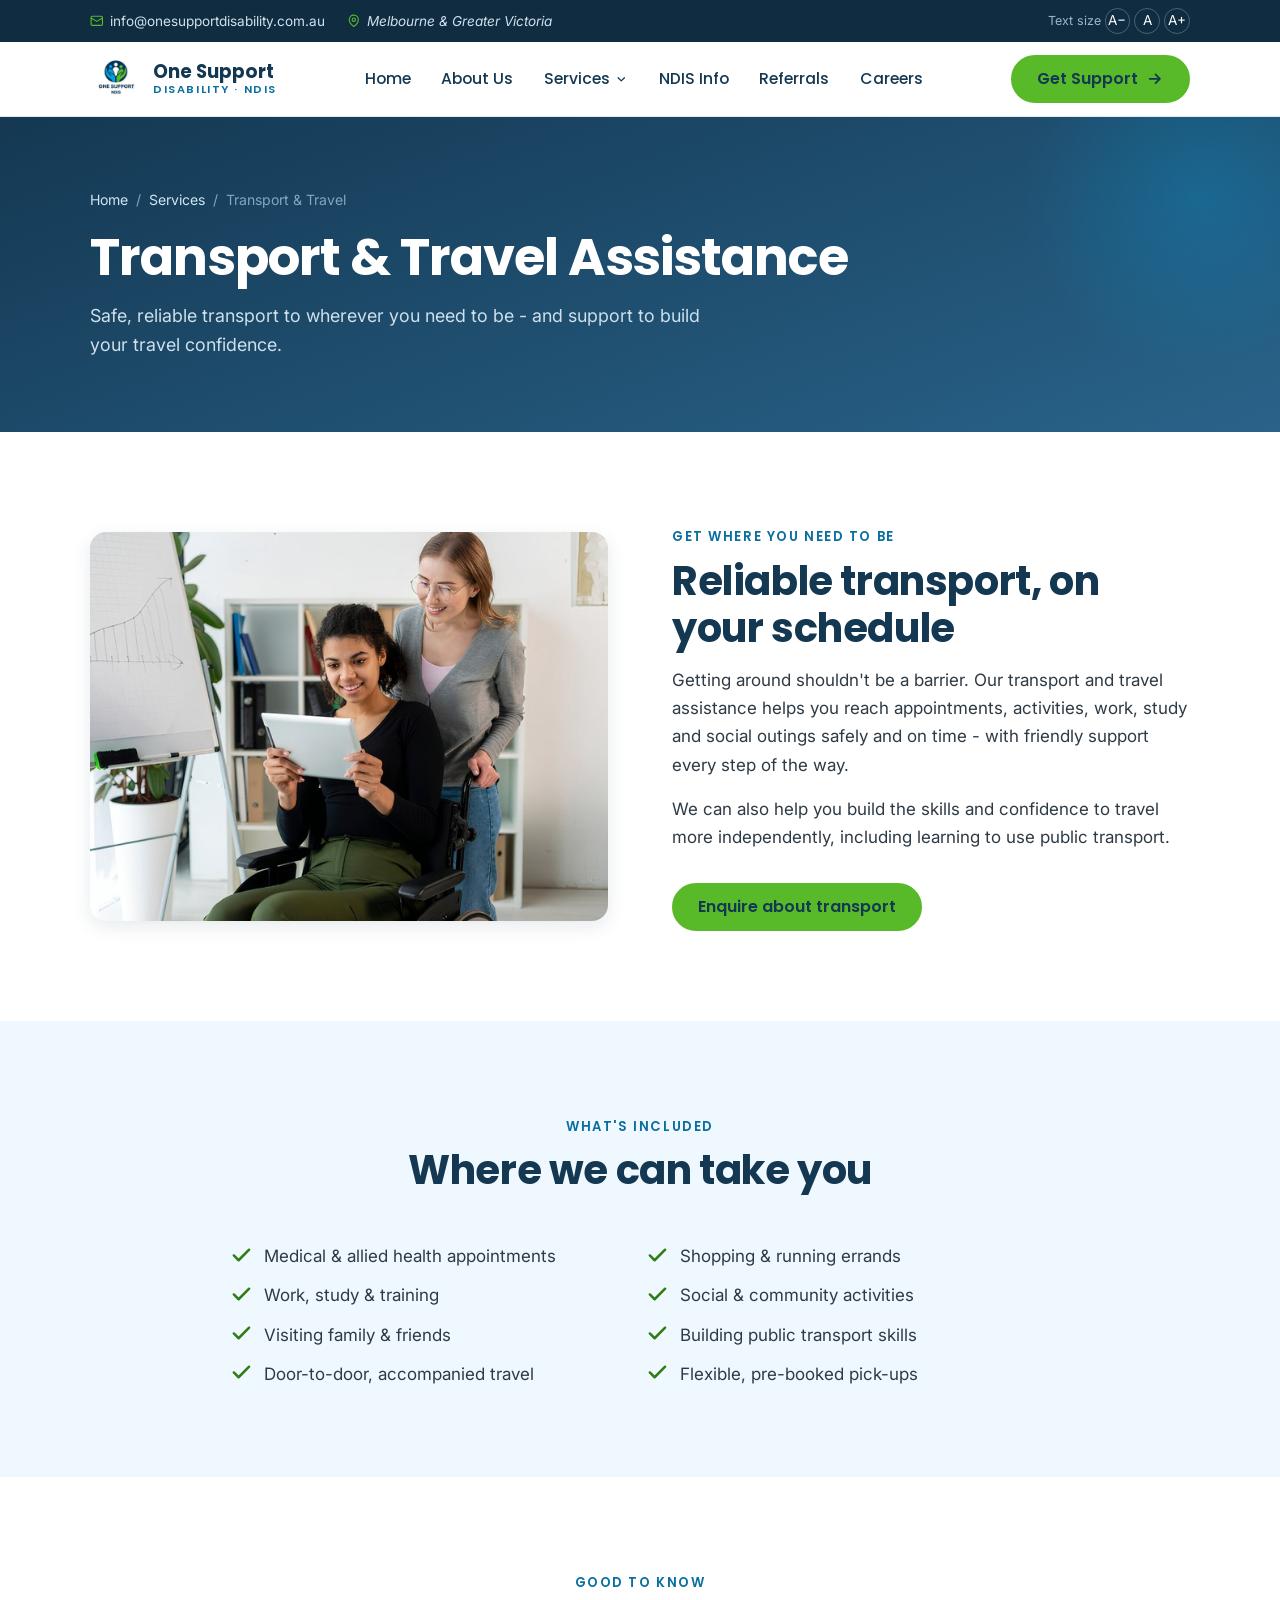
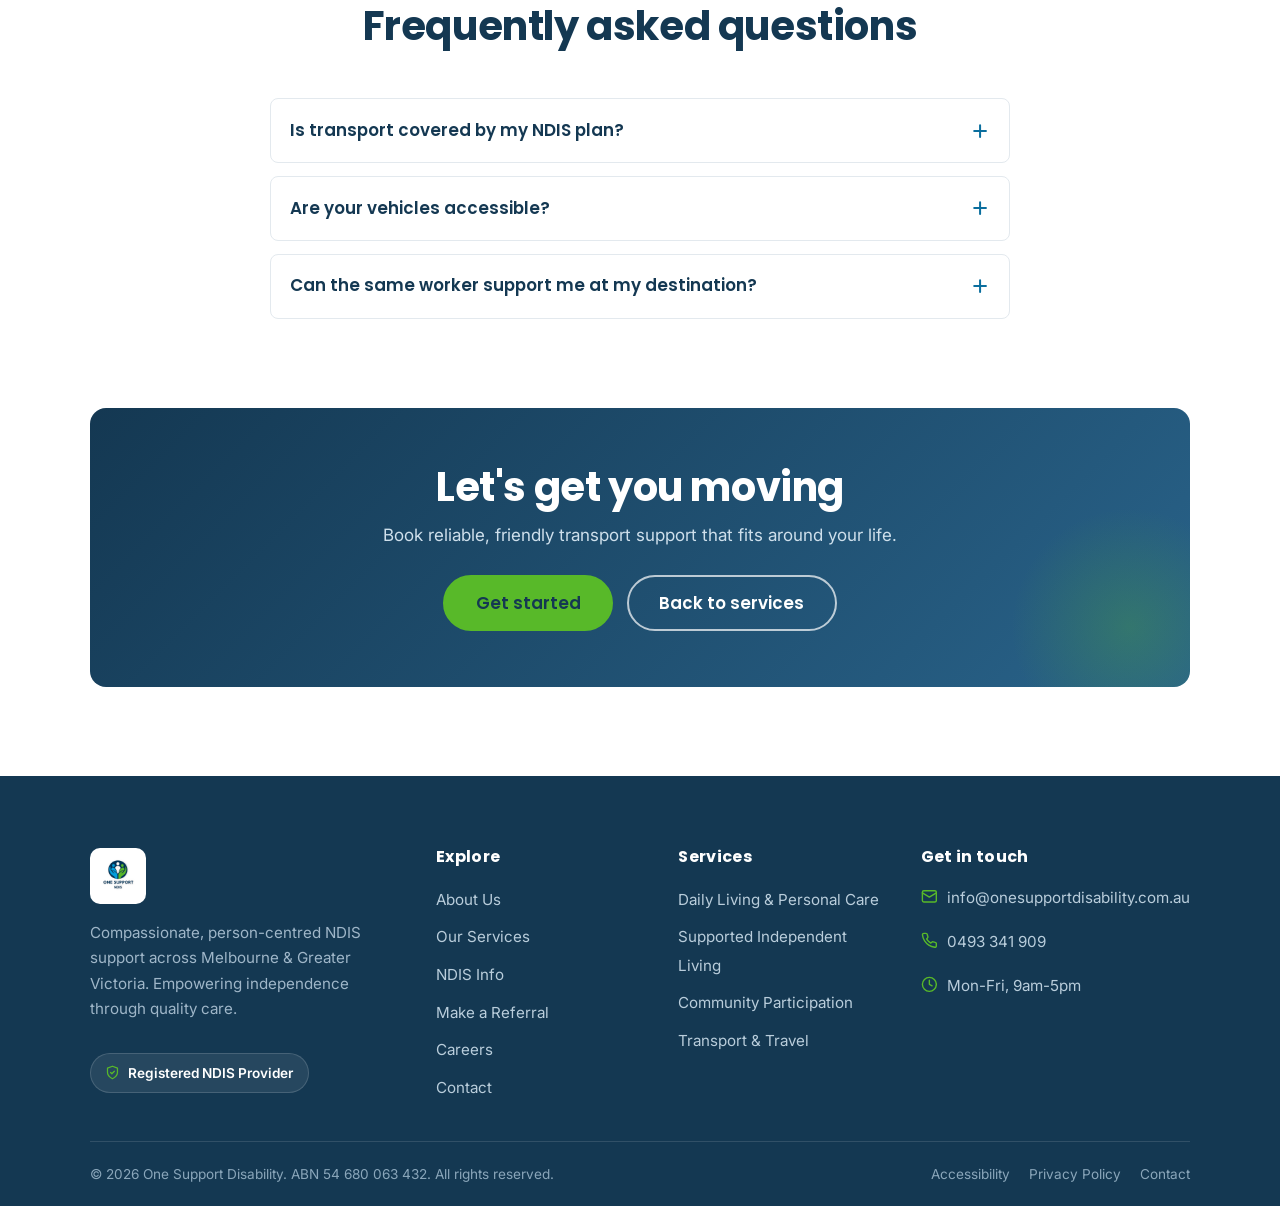
<file: service-transport.html>
<!DOCTYPE html>
<html lang="en">
<head>
  <meta charset="UTF-8">
  <meta name="viewport" content="width=device-width, initial-scale=1.0">
  <title>Transport &amp; Travel Assistance | One Support Disability</title>
  <meta name="description" content="NDIS transport and travel assistance in Melbourne - safe, reliable transport to appointments, shopping, activities and community outings, plus support to build travel independence.">
  <link rel="icon" href="assets/images/favicon.svg" type="image/svg+xml">
  <link rel="preconnect" href="https://fonts.googleapis.com">
  <link rel="preconnect" href="https://fonts.gstatic.com" crossorigin>
  <link href="https://fonts.googleapis.com/css2?family=Poppins:wght@500;600;700&family=Inter:wght@400;500;600;700&display=swap" rel="stylesheet">
  <link rel="stylesheet" href="assets/css/styles.css">
</head>
<body data-page="service-transport">
  <a class="skip-link" href="#main">Skip to content</a>
  <div id="site-header"></div>

  <main id="main">
    <section class="page-hero">
      <div class="container">
        <nav class="crumbs" aria-label="Breadcrumb"><a href="index.html">Home</a><span>/</span><a href="services.html">Services</a><span>/</span><span>Transport &amp; Travel</span></nav>
        <h1>Transport &amp; Travel Assistance</h1>
        <p>Safe, reliable transport to wherever you need to be - and support to build your travel confidence.</p>
      </div>
    </section>

    <section class="section">
      <div class="container">
        <div class="feature">
          <div class="feature__media reveal"><img src="assets/images/participant-tablet.jpg" alt="A support worker helping a participant plan their day" width="704" height="480"></div>
          <div class="feature__content reveal">
            <span class="eyebrow">Get where you need to be</span>
            <h2>Reliable transport, on your schedule</h2>
            <p>Getting around shouldn't be a barrier. Our transport and travel assistance helps you reach appointments, activities, work, study and social outings safely and on time - with friendly support every step of the way.</p>
            <p>We can also help you build the skills and confidence to travel more independently, including learning to use public transport.</p>
            <div class="btn-row mt-2"><a class="btn btn--accent" href="contact.html">Enquire about transport</a></div>
          </div>
        </div>
      </div>
    </section>

    <section class="section section--alice">
      <div class="container">
        <div class="section-head center"><span class="eyebrow">What's included</span><h2>Where we can take you</h2></div>
        <ul class="ticks cols" style="max-width:820px;margin-inline:auto">
          <li><svg viewBox="0 0 24 24" fill="none" stroke="currentColor" stroke-width="2.6" stroke-linecap="round" stroke-linejoin="round"><path d="M20 6 9 17l-5-5"/></svg> Medical &amp; allied health appointments</li>
          <li><svg viewBox="0 0 24 24" fill="none" stroke="currentColor" stroke-width="2.6" stroke-linecap="round" stroke-linejoin="round"><path d="M20 6 9 17l-5-5"/></svg> Shopping &amp; running errands</li>
          <li><svg viewBox="0 0 24 24" fill="none" stroke="currentColor" stroke-width="2.6" stroke-linecap="round" stroke-linejoin="round"><path d="M20 6 9 17l-5-5"/></svg> Work, study &amp; training</li>
          <li><svg viewBox="0 0 24 24" fill="none" stroke="currentColor" stroke-width="2.6" stroke-linecap="round" stroke-linejoin="round"><path d="M20 6 9 17l-5-5"/></svg> Social &amp; community activities</li>
          <li><svg viewBox="0 0 24 24" fill="none" stroke="currentColor" stroke-width="2.6" stroke-linecap="round" stroke-linejoin="round"><path d="M20 6 9 17l-5-5"/></svg> Visiting family &amp; friends</li>
          <li><svg viewBox="0 0 24 24" fill="none" stroke="currentColor" stroke-width="2.6" stroke-linecap="round" stroke-linejoin="round"><path d="M20 6 9 17l-5-5"/></svg> Building public transport skills</li>
          <li><svg viewBox="0 0 24 24" fill="none" stroke="currentColor" stroke-width="2.6" stroke-linecap="round" stroke-linejoin="round"><path d="M20 6 9 17l-5-5"/></svg> Door-to-door, accompanied travel</li>
          <li><svg viewBox="0 0 24 24" fill="none" stroke="currentColor" stroke-width="2.6" stroke-linecap="round" stroke-linejoin="round"><path d="M20 6 9 17l-5-5"/></svg> Flexible, pre-booked pick-ups</li>
        </ul>
      </div>
    </section>

    <section class="section">
      <div class="container container--narrow">
        <div class="section-head center"><span class="eyebrow">Good to know</span><h2>Frequently asked questions</h2></div>
        <div class="accordion">
          <div class="acc"><button class="acc__btn" aria-expanded="false">Is transport covered by my NDIS plan? <svg viewBox="0 0 24 24" fill="none" stroke="currentColor" stroke-width="2.4" stroke-linecap="round" stroke-linejoin="round"><path d="M12 5v14M5 12h14"/></svg></button><div class="acc__panel"><div>Many participants have transport funding in their plan, and travel can also be part of other supports (for example, a worker driving you to an activity). We'll help you understand what your plan allows.</div></div></div>
          <div class="acc"><button class="acc__btn" aria-expanded="false">Are your vehicles accessible? <svg viewBox="0 0 24 24" fill="none" stroke="currentColor" stroke-width="2.4" stroke-linecap="round" stroke-linejoin="round"><path d="M12 5v14M5 12h14"/></svg></button><div class="acc__panel"><div>We arrange transport suited to your mobility needs and will discuss accessibility requirements with you when planning your support.</div></div></div>
          <div class="acc"><button class="acc__btn" aria-expanded="false">Can the same worker support me at my destination? <svg viewBox="0 0 24 24" fill="none" stroke="currentColor" stroke-width="2.4" stroke-linecap="round" stroke-linejoin="round"><path d="M12 5v14M5 12h14"/></svg></button><div class="acc__panel"><div>Yes - our workers can accompany you to and during your appointment or activity, so you're supported the whole way.</div></div></div>
        </div>
      </div>
    </section>

    <section class="section" style="padding-top:0">
      <div class="container">
        <div class="cta-band reveal">
          <h2>Let's get you moving</h2>
          <p>Book reliable, friendly transport support that fits around your life.</p>
          <div class="btn-row"><a class="btn btn--accent btn--lg" href="contact.html">Get started</a><a class="btn btn--outline-light btn--lg" href="services.html">Back to services</a></div>
        </div>
      </div>
    </section>
  </main>

  <div id="site-footer"></div>
  <script src="assets/js/main.js"></script>
</body>
</html>
</file>
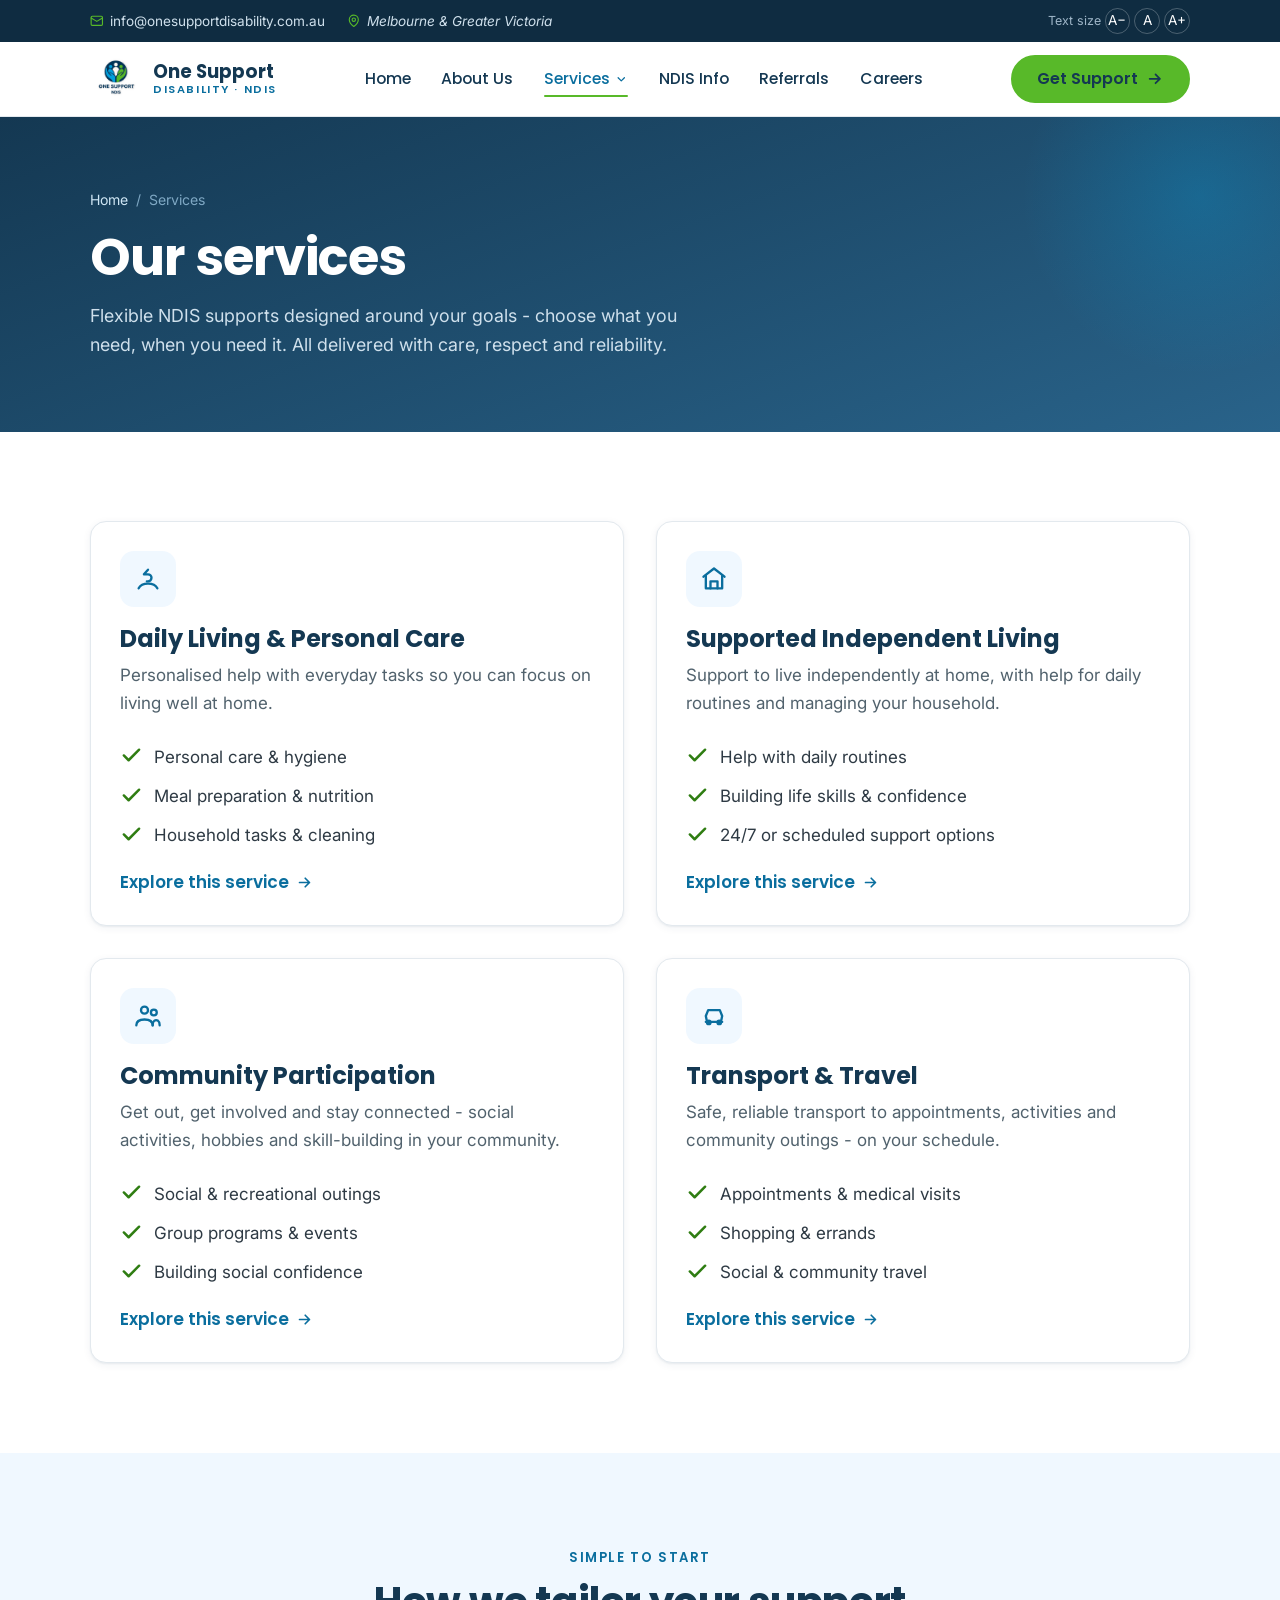
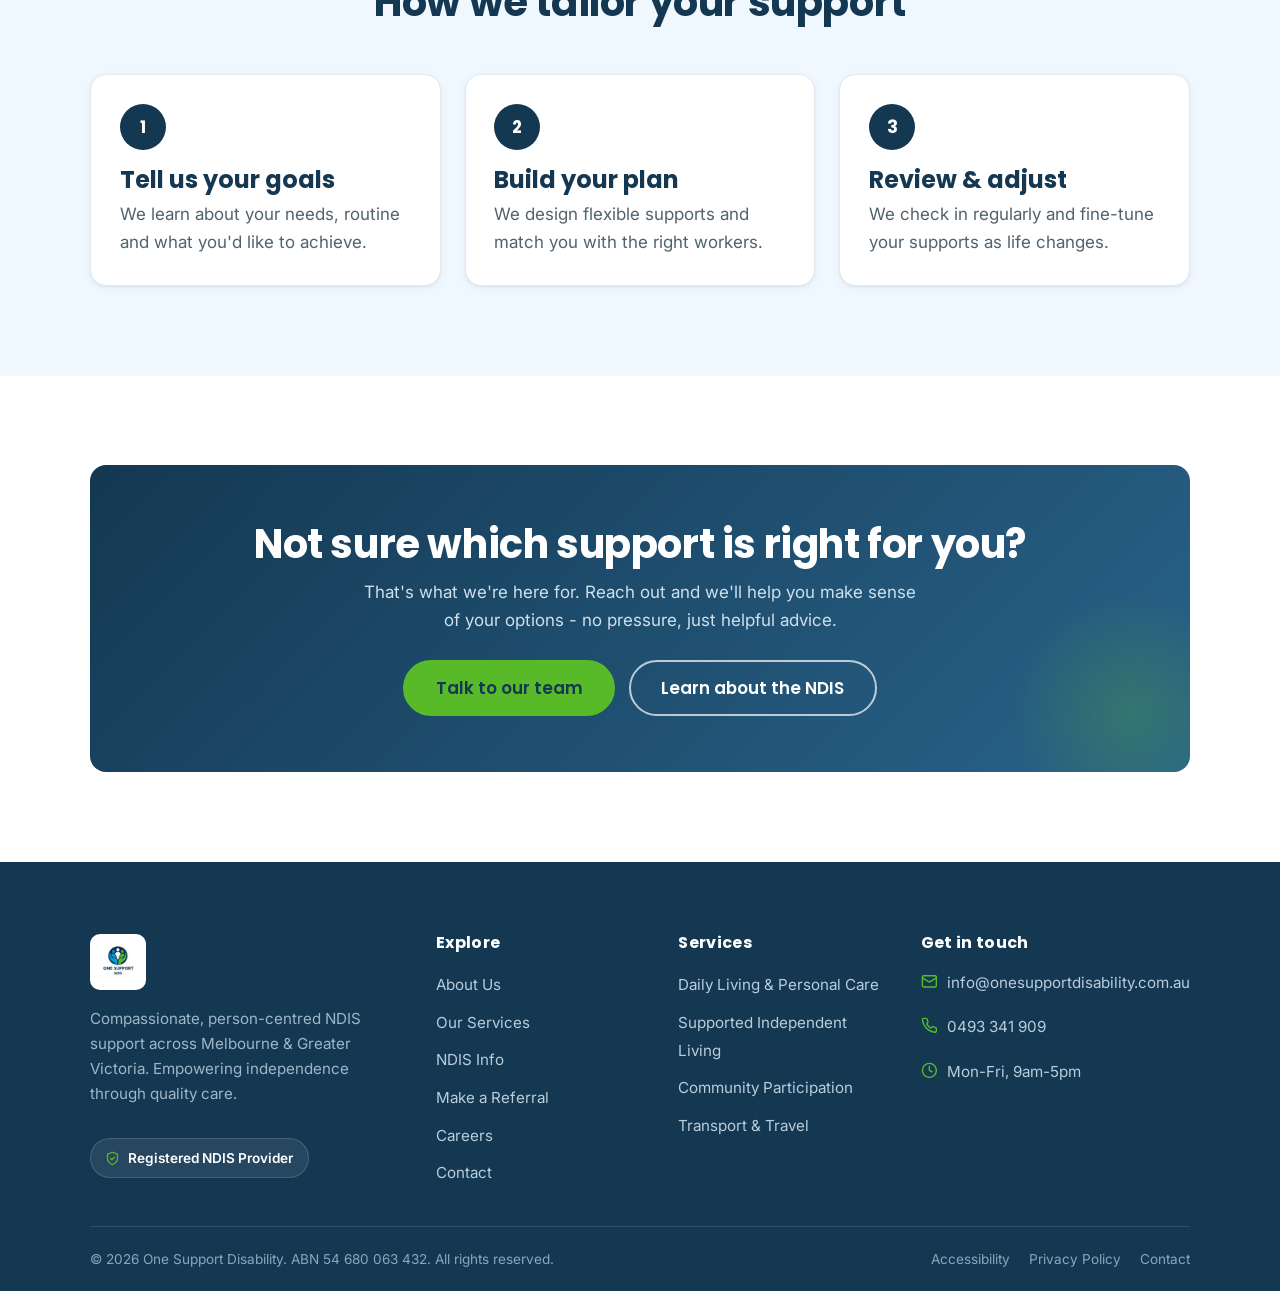
<file: services.html>
<!DOCTYPE html>
<html lang="en">
<head>
  <meta charset="UTF-8">
  <meta name="viewport" content="width=device-width, initial-scale=1.0">
  <title>Our Services | One Support Disability</title>
  <meta name="description" content="NDIS support services in Melbourne from One Support Disability - daily living and personal care, supported independent living, community participation, and transport and travel assistance.">
  <link rel="icon" href="assets/images/favicon.svg" type="image/svg+xml">
  <link rel="preconnect" href="https://fonts.googleapis.com">
  <link rel="preconnect" href="https://fonts.gstatic.com" crossorigin>
  <link href="https://fonts.googleapis.com/css2?family=Poppins:wght@500;600;700&family=Inter:wght@400;500;600;700&display=swap" rel="stylesheet">
  <link rel="stylesheet" href="assets/css/styles.css">
</head>
<body data-page="services">
  <a class="skip-link" href="#main">Skip to content</a>
  <div id="site-header"></div>

  <main id="main">
    <section class="page-hero">
      <div class="container">
        <nav class="crumbs" aria-label="Breadcrumb"><a href="index.html">Home</a><span>/</span><span>Services</span></nav>
        <h1>Our services</h1>
        <p>Flexible NDIS supports designed around your goals - choose what you need, when you need it. All delivered with care, respect and reliability.</p>
      </div>
    </section>

    <section class="section">
      <div class="container">
        <div class="grid grid--2">

          <article class="card reveal">
            <div class="card__icon"><svg viewBox="0 0 24 24" fill="none" stroke="currentColor" stroke-width="2" stroke-linecap="round" stroke-linejoin="round"><path d="M11 14h1a3 3 0 0 0 0-6H8.5L12 4"/><path d="M4 20c1.5-3 4-4 8-4s6.5 1 8 4"/></svg></div>
            <h3>Daily Living &amp; Personal Care</h3>
            <p>Personalised help with everyday tasks so you can focus on living well at home.</p>
            <ul class="ticks" style="margin:.5rem 0 1.2rem">
              <li><svg viewBox="0 0 24 24" fill="none" stroke="currentColor" stroke-width="2.6" stroke-linecap="round" stroke-linejoin="round"><path d="M20 6 9 17l-5-5"/></svg> Personal care &amp; hygiene</li>
              <li><svg viewBox="0 0 24 24" fill="none" stroke="currentColor" stroke-width="2.6" stroke-linecap="round" stroke-linejoin="round"><path d="M20 6 9 17l-5-5"/></svg> Meal preparation &amp; nutrition</li>
              <li><svg viewBox="0 0 24 24" fill="none" stroke="currentColor" stroke-width="2.6" stroke-linecap="round" stroke-linejoin="round"><path d="M20 6 9 17l-5-5"/></svg> Household tasks &amp; cleaning</li>
            </ul>
            <a class="card__link" href="service-daily-living.html">Explore this service <svg viewBox="0 0 24 24" fill="none" stroke="currentColor" stroke-width="2.4" stroke-linecap="round" stroke-linejoin="round"><path d="M5 12h14M13 6l6 6-6 6"/></svg></a>
          </article>

          <article class="card reveal">
            <div class="card__icon"><svg viewBox="0 0 24 24" fill="none" stroke="currentColor" stroke-width="2" stroke-linecap="round" stroke-linejoin="round"><path d="m3 10 9-7 9 7"/><path d="M5 9v11h14V9"/><path d="M9 20v-6h6v6"/></svg></div>
            <h3>Supported Independent Living</h3>
            <p>Support to live independently at home, with help for daily routines and managing your household.</p>
            <ul class="ticks" style="margin:.5rem 0 1.2rem">
              <li><svg viewBox="0 0 24 24" fill="none" stroke="currentColor" stroke-width="2.6" stroke-linecap="round" stroke-linejoin="round"><path d="M20 6 9 17l-5-5"/></svg> Help with daily routines</li>
              <li><svg viewBox="0 0 24 24" fill="none" stroke="currentColor" stroke-width="2.6" stroke-linecap="round" stroke-linejoin="round"><path d="M20 6 9 17l-5-5"/></svg> Building life skills &amp; confidence</li>
              <li><svg viewBox="0 0 24 24" fill="none" stroke="currentColor" stroke-width="2.6" stroke-linecap="round" stroke-linejoin="round"><path d="M20 6 9 17l-5-5"/></svg> 24/7 or scheduled support options</li>
            </ul>
            <a class="card__link" href="service-sil.html">Explore this service <svg viewBox="0 0 24 24" fill="none" stroke="currentColor" stroke-width="2.4" stroke-linecap="round" stroke-linejoin="round"><path d="M5 12h14M13 6l6 6-6 6"/></svg></a>
          </article>

          <article class="card reveal">
            <div class="card__icon"><svg viewBox="0 0 24 24" fill="none" stroke="currentColor" stroke-width="2" stroke-linecap="round" stroke-linejoin="round"><circle cx="9" cy="7" r="3"/><circle cx="17" cy="9" r="2.5"/><path d="M2 20c0-3.5 3-5 7-5s7 1.5 7 5"/><path d="M16 20c0-2 .5-3.3 1.5-4 .8-.5 2-.5 3 0 1 .7 1.5 2 1.5 4"/></svg></div>
            <h3>Community Participation</h3>
            <p>Get out, get involved and stay connected - social activities, hobbies and skill-building in your community.</p>
            <ul class="ticks" style="margin:.5rem 0 1.2rem">
              <li><svg viewBox="0 0 24 24" fill="none" stroke="currentColor" stroke-width="2.6" stroke-linecap="round" stroke-linejoin="round"><path d="M20 6 9 17l-5-5"/></svg> Social &amp; recreational outings</li>
              <li><svg viewBox="0 0 24 24" fill="none" stroke="currentColor" stroke-width="2.6" stroke-linecap="round" stroke-linejoin="round"><path d="M20 6 9 17l-5-5"/></svg> Group programs &amp; events</li>
              <li><svg viewBox="0 0 24 24" fill="none" stroke="currentColor" stroke-width="2.6" stroke-linecap="round" stroke-linejoin="round"><path d="M20 6 9 17l-5-5"/></svg> Building social confidence</li>
            </ul>
            <a class="card__link" href="service-community.html">Explore this service <svg viewBox="0 0 24 24" fill="none" stroke="currentColor" stroke-width="2.4" stroke-linecap="round" stroke-linejoin="round"><path d="M5 12h14M13 6l6 6-6 6"/></svg></a>
          </article>

          <article class="card reveal">
            <div class="card__icon"><svg viewBox="0 0 24 24" fill="none" stroke="currentColor" stroke-width="2" stroke-linecap="round" stroke-linejoin="round"><path d="M5 17h14M6 17l-1-5 2-5h10l2 5-1 5"/><circle cx="7.5" cy="17.5" r="1.5"/><circle cx="16.5" cy="17.5" r="1.5"/></svg></div>
            <h3>Transport &amp; Travel</h3>
            <p>Safe, reliable transport to appointments, activities and community outings - on your schedule.</p>
            <ul class="ticks" style="margin:.5rem 0 1.2rem">
              <li><svg viewBox="0 0 24 24" fill="none" stroke="currentColor" stroke-width="2.6" stroke-linecap="round" stroke-linejoin="round"><path d="M20 6 9 17l-5-5"/></svg> Appointments &amp; medical visits</li>
              <li><svg viewBox="0 0 24 24" fill="none" stroke="currentColor" stroke-width="2.6" stroke-linecap="round" stroke-linejoin="round"><path d="M20 6 9 17l-5-5"/></svg> Shopping &amp; errands</li>
              <li><svg viewBox="0 0 24 24" fill="none" stroke="currentColor" stroke-width="2.6" stroke-linecap="round" stroke-linejoin="round"><path d="M20 6 9 17l-5-5"/></svg> Social &amp; community travel</li>
            </ul>
            <a class="card__link" href="service-transport.html">Explore this service <svg viewBox="0 0 24 24" fill="none" stroke="currentColor" stroke-width="2.4" stroke-linecap="round" stroke-linejoin="round"><path d="M5 12h14M13 6l6 6-6 6"/></svg></a>
          </article>

        </div>
      </div>
    </section>

    <!-- HOW WE TAILOR -->
    <section class="section section--alice">
      <div class="container">
        <div class="section-head center">
          <span class="eyebrow">Simple to start</span>
          <h2>How we tailor your support</h2>
        </div>
        <div class="steps">
          <div class="step reveal"><div class="step__num"></div><h3>Tell us your goals</h3><p>We learn about your needs, routine and what you'd like to achieve.</p></div>
          <div class="step reveal"><div class="step__num"></div><h3>Build your plan</h3><p>We design flexible supports and match you with the right workers.</p></div>
          <div class="step reveal"><div class="step__num"></div><h3>Review &amp; adjust</h3><p>We check in regularly and fine-tune your supports as life changes.</p></div>
        </div>
      </div>
    </section>

    <!-- CTA -->
    <section class="section">
      <div class="container">
        <div class="cta-band reveal">
          <h2>Not sure which support is right for you?</h2>
          <p>That's what we're here for. Reach out and we'll help you make sense of your options - no pressure, just helpful advice.</p>
          <div class="btn-row"><a class="btn btn--accent btn--lg" href="contact.html">Talk to our team</a><a class="btn btn--outline-light btn--lg" href="ndis.html">Learn about the NDIS</a></div>
        </div>
      </div>
    </section>
  </main>

  <div id="site-footer"></div>
  <script src="assets/js/main.js"></script>
</body>
</html>
</file>
<file: assets/css/styles.css>
/* =====================================================================
   One Support Disability — Brand Stylesheet
   Brand palette sampled from the official logo:
     Navy   #143852  (primary)
     Blue   #02A1DF  (secondary / decorative)
     Green  #58B929  (accent / call-to-action)
   All text/UI shades chosen to meet WCAG 2.1 AA contrast.
   ===================================================================== */

/* ---------- Design tokens ---------- */
:root {
  /* Brand */
  --navy: #143852;
  --navy-700: #0f2c41;
  --navy-600: #1d4d6e;
  --navy-500: #29638a;
  --blue: #02a1df;          /* bright — large/decorative only */
  --blue-text: #0a6e9e;     /* accessible link colour on white */
  --green: #58b929;         /* brand green — use with navy text */
  --green-700: #2f7d12;     /* accessible green for white text */
  --cream: #fdf9f5;
  --alice: #f0f8ff;

  /* Neutrals */
  --ink: #2e3a44;           /* body text */
  --muted: #51626d;         /* secondary text */
  --line: #e3e9ee;          /* borders */
  --white: #ffffff;

  /* Type */
  --font-head: "Poppins", "Segoe UI", system-ui, -apple-system, sans-serif;
  --font-body: "Inter", "Segoe UI", system-ui, -apple-system, sans-serif;
  --fs-base: 1.0625rem;     /* 17px */

  /* Shape & depth */
  --radius: 8px;
  --radius-lg: 16px;
  --radius-pill: 999px;
  --shadow-sm: 0 1px 2px rgba(20, 56, 82, .06), 0 2px 8px rgba(20, 56, 82, .06);
  --shadow-md: 0 6px 18px rgba(20, 56, 82, .10);
  --shadow-lg: 0 18px 40px rgba(20, 56, 82, .16);

  /* Layout */
  --maxw: 1180px;
  --gutter: clamp(1.5rem, 4vw, 2.5rem);   /* min raised so content isn't stuck to screen edges on mobile */
  --section-y: clamp(3.5rem, 7vw, 6rem);

  /* User-controlled accessibility font scaling */
  --font-scale: 1;
}

/* ---------- Reset ---------- */
*, *::before, *::after { box-sizing: border-box; }
* { margin: 0; }
html { scroll-behavior: smooth; -webkit-text-size-adjust: 100%; }
body {
  font-family: var(--font-body);
  font-size: calc(var(--fs-base) * var(--font-scale));
  line-height: 1.65;
  color: var(--ink);
  background: var(--white);
  -webkit-font-smoothing: antialiased;
  text-rendering: optimizeLegibility;
  overflow-x: hidden;
}
img, picture, svg, video { display: block; max-width: 100%; }
img { height: auto; }
a { color: var(--blue-text); text-decoration: none; }
a:hover { text-decoration: underline; }
ul, ol { padding-left: 1.2em; }
button, input, select, textarea { font: inherit; color: inherit; }

/* ---------- Typography ---------- */
h1, h2, h3, h4 { font-family: var(--font-head); color: var(--navy); line-height: 1.18; font-weight: 700; }
h1 { font-size: clamp(2.1rem, 5vw, 3.2rem); letter-spacing: -.02em; }
h2 { font-size: clamp(1.7rem, 3.6vw, 2.5rem); letter-spacing: -.01em; }
h3 { font-size: clamp(1.2rem, 2.2vw, 1.5rem); }
h4 { font-size: 1.075rem; }
/* Default breathing room under headings so they're never flush against the next line.
   Component rules (.card h3, .step h3, .cta-band h2, .prose h2…) override these where a tighter gap is intended. */
h2 { margin-bottom: .9rem; }
h3 { margin-bottom: .55rem; }
h4 { margin-bottom: .4rem; }
p { margin-bottom: 1rem; }
p:last-child { margin-bottom: 0; }
strong { color: var(--navy); font-weight: 600; }

/* ---------- Layout helpers ---------- */
.container { width: 100%; max-width: var(--maxw); margin-inline: auto; padding-inline: var(--gutter); }
.container--narrow { max-width: 820px; }
.section { padding-block: var(--section-y); }
.section--cream { background: var(--cream); }
.section--alice { background: var(--alice); }
.section--navy { background: var(--navy); color: #dbe7f0; }
.section--navy h1, .section--navy h2, .section--navy h3 { color: #fff; }

.grid { display: grid; gap: clamp(1.25rem, 3vw, 2rem); }
.grid--2 { grid-template-columns: repeat(2, 1fr); }
.grid--3 { grid-template-columns: repeat(3, 1fr); }
.grid--4 { grid-template-columns: repeat(4, 1fr); }
@media (max-width: 900px){ .grid--3, .grid--4 { grid-template-columns: repeat(2, 1fr); } }
@media (max-width: 620px){ .grid--2, .grid--3, .grid--4 { grid-template-columns: 1fr; } }

.center { text-align: center; }
.eyebrow {
  display: inline-block; font-family: var(--font-head); font-weight: 600;
  font-size: .82rem; letter-spacing: .12em; text-transform: uppercase;
  color: var(--blue-text); margin-bottom: .6rem;
}
.section--navy .eyebrow { color: var(--green); }
.lead { font-size: 1.15rem; color: var(--muted); }
.section--navy .lead { color: #c2d4e0; }
.section-head { max-width: 720px; margin-bottom: clamp(2rem, 4vw, 3rem); }
.section-head.center { margin-inline: auto; }

/* ---------- Accessibility: skip link & focus ---------- */
.skip-link {
  position: absolute; left: 1rem; top: -100px; z-index: 200;
  background: var(--navy); color: #fff; padding: .7rem 1.1rem;
  border-radius: var(--radius); transition: top .2s;
}
.skip-link:focus { top: 1rem; text-decoration: none; }
:focus-visible { outline: 3px solid var(--blue); outline-offset: 2px; border-radius: 4px; }

/* ---------- Buttons ---------- */
.btn {
  --btn-bg: var(--navy); --btn-fg: #fff; --btn-bd: var(--navy);
  display: inline-flex; align-items: center; gap: .55em; justify-content: center;
  font-family: var(--font-head); font-weight: 600; font-size: 1rem;
  padding: .85em 1.5em; border-radius: var(--radius-pill);
  background: var(--btn-bg); color: var(--btn-fg);
  border: 2px solid var(--btn-bd); cursor: pointer;
  transition: transform .15s ease, box-shadow .2s ease, background .2s ease, color .2s ease;
  text-decoration: none; line-height: 1.1;
}
.btn:hover { text-decoration: none; transform: translateY(-2px); box-shadow: var(--shadow-md); }
.btn svg { width: 1.1em; height: 1.1em; }
.btn--accent { --btn-bg: var(--green); --btn-fg: var(--navy); --btn-bd: var(--green); }
.btn--accent:hover { --btn-bg: #66cc30; }
.btn--navy { --btn-bg: var(--navy); --btn-fg: #fff; --btn-bd: var(--navy); }
.btn--navy:hover { --btn-bg: var(--navy-600); }
.btn--outline { --btn-bg: transparent; --btn-fg: var(--navy); --btn-bd: var(--navy); }
.btn--outline:hover { --btn-bg: var(--navy); --btn-fg: #fff; }
.btn--light { --btn-bg: #fff; --btn-fg: var(--navy); --btn-bd: #fff; }
.btn--outline-light { --btn-bg: transparent; --btn-fg: #fff; --btn-bd: rgba(255,255,255,.7); }
.btn--outline-light:hover { --btn-bg: #fff; --btn-fg: var(--navy); --btn-bd:#fff; }
.btn--lg { font-size: 1.05rem; padding: 1em 1.8em; }
.btn-row { display: flex; flex-wrap: wrap; gap: .9rem; }

/* ---------- Top utility bar ---------- */
.topbar { background: var(--navy-700); color: #cfe0ec; font-size: .85rem; }
.topbar__inner { display: flex; align-items: center; justify-content: space-between; gap: 1rem; padding-block: .5rem; flex-wrap: wrap; }
.topbar a { color: #cfe0ec; }
.topbar__contact { display: flex; gap: 1.4rem; flex-wrap: wrap; align-items: center; }
.topbar__contact span, .topbar__contact a { display: inline-flex; align-items: center; gap: .45em; }
.topbar__contact svg { width: 1em; height: 1em; color: var(--green); }
.topbar__tools { display: flex; align-items: center; gap: .75rem; }
.a11y { display: inline-flex; align-items: center; gap: .25rem; }
.a11y span { font-size: .78rem; color: #9fb6c8; }
.a11y button {
  background: transparent; border: 1px solid rgba(255,255,255,.25); color: #fff;
  width: 1.9em; height: 1.9em; border-radius: 50%; cursor: pointer; line-height: 1;
  display: inline-grid; place-items: center; padding: 0; transition: background .15s;
}
.a11y button:hover { background: rgba(255,255,255,.15); }
.a11y button.is-active { background: var(--green); color: var(--navy); border-color: var(--green); }
@media (max-width: 760px){ .topbar__contact .label { display: none; } }
/* Hide the top utility bar on mobile for a cleaner header (kept on desktop) */
@media (max-width: 768px){ .topbar { display: none; } }

/* ---------- Header / Nav ---------- */
.site-header { position: sticky; top: 0; z-index: 100; background: #fff; box-shadow: 0 1px 0 var(--line); transition: box-shadow .25s; }
.site-header.is-scrolled { box-shadow: var(--shadow-md); }
.nav { display: flex; align-items: center; justify-content: space-between; gap: 1rem; padding-block: .7rem; }
.brand { display: flex; align-items: center; gap: .7rem; text-decoration: none; }
.brand img { height: 52px; width: auto; }
.brand:hover { text-decoration: none; }
.brand__name { font-family: var(--font-head); font-weight: 700; color: var(--navy); font-size: 1.15rem; line-height: 1; }
.brand__name small { display: block; font-size: .7rem; font-weight: 600; letter-spacing: .14em; color: var(--blue-text); margin-top: 3px; }
@media (max-width: 480px){ .brand__name { display: none; } }

.nav__menu { display: flex; align-items: center; gap: .35rem; list-style: none; margin: 0; padding: 0; }
.nav__menu a {
  display: inline-flex; align-items: center; gap: .35em; color: var(--navy);
  font-family: var(--font-head); font-weight: 500; font-size: .98rem;
  padding: .55em .8em; border-radius: var(--radius); position: relative;
}
.nav__menu a:hover { background: var(--alice); text-decoration: none; }
.nav__menu a[aria-current="page"] { color: var(--blue-text); }
.nav__menu a[aria-current="page"]::after {
  content: ""; position: absolute; left: .8em; right: .8em; bottom: .25em; height: 2px; background: var(--green); border-radius: 2px;
}
.nav__actions { display: flex; align-items: center; gap: .6rem; }

/* dropdown */
.has-sub { position: relative; }
.has-sub > a svg { width: .8em; height: .8em; transition: transform .2s; }
.has-sub:hover > a svg, .has-sub:focus-within > a svg { transform: rotate(180deg); }
.subnav {
  position: absolute; top: calc(100% + .4rem); left: 0; min-width: 250px;
  background: #fff; border: 1px solid var(--line); border-radius: var(--radius-lg);
  box-shadow: var(--shadow-lg); padding: .5rem; list-style: none; margin: 0;
  opacity: 0; visibility: hidden; transform: translateY(8px); transition: .18s; z-index: 50;
}
.has-sub:hover .subnav, .has-sub:focus-within .subnav { opacity: 1; visibility: visible; transform: translateY(0); }
.subnav a { display: block; padding: .6em .8em; border-radius: var(--radius); font-weight: 500; }
.subnav a small { display:block; font-weight:400; font-size:.8rem; color: var(--muted); }

/* hamburger */
.nav__toggle {
  display: none; background: var(--navy); border: none; color: #fff; width: 46px; height: 46px;
  border-radius: var(--radius); cursor: pointer; place-items: center; padding: 0;
}
.nav__toggle svg { width: 24px; height: 24px; }
.nav__toggle .icon-close { display: none; }
.nav__toggle[aria-expanded="true"] .icon-open { display: none; }
.nav__toggle[aria-expanded="true"] .icon-close { display: block; }

@media (max-width: 1024px){
  .nav__toggle { display: grid; }
  .nav__menu {
    position: fixed; inset: 0 0 0 auto; width: min(360px, 86vw);
    flex-direction: column; align-items: stretch; gap: .15rem;
    background: #fff; padding: 5.5rem 1.25rem 2rem; box-shadow: var(--shadow-lg);
    transform: translateX(100%); transition: transform .28s ease; overflow-y: auto; z-index: 90;
  }
  .nav__menu.is-open { transform: translateX(0); }
  .nav__menu a { font-size: 1.1rem; padding: .8em 1em; }
  .nav__menu a[aria-current="page"]::after { display: none; }
  .nav__menu a[aria-current="page"] { background: var(--alice); }
  .subnav { position: static; opacity: 1; visibility: visible; transform: none; box-shadow: none; border: none; border-left: 2px solid var(--line); border-radius: 0; margin-left: 1rem; padding-left: .5rem; }
  .has-sub > a svg { display: none; }
  .nav__actions .btn { display: none; }
  .nav-backdrop { position: fixed; inset: 0; background: rgba(15,44,65,.45); opacity: 0; visibility: hidden; transition: .25s; z-index: 80; }
  .nav-backdrop.is-open { opacity: 1; visibility: visible; }
}

/* ---------- Hero ---------- */
.hero { position: relative; background: linear-gradient(160deg, var(--alice) 0%, #fff 55%); overflow: hidden; }
.hero::before {
  content: ""; position: absolute; right: -120px; top: -120px; width: 420px; height: 420px;
  background: radial-gradient(circle, rgba(2,161,223,.14), transparent 70%); border-radius: 50%;
}
.hero__grid { display: grid; grid-template-columns: 1.05fr .95fr; gap: clamp(2rem, 5vw, 4rem); align-items: center; padding-block: clamp(3rem, 6vw, 5.5rem); position: relative; }
.hero__title { margin-bottom: 1rem; }
.hero__title .hl { color: var(--blue-text); }
.hero p.lead { margin-bottom: 1.6rem; max-width: 34ch; }
.hero__cta { margin-bottom: 1.8rem; }
.hero__trust { display: flex; gap: 1.5rem; flex-wrap: wrap; align-items: center; color: var(--muted); font-size: .92rem; }
.hero__trust .tick { display: inline-flex; align-items: center; gap: .4em; }
.hero__trust svg { width: 1.1em; height: 1.1em; color: var(--green-700); }
.hero__media { position: relative; }
.hero__media img { width: 100%; border-radius: var(--radius-lg); box-shadow: var(--shadow-lg); object-fit: cover; aspect-ratio: 4/3.2; }
.hero__badge {
  position: absolute; left: -18px; bottom: 22px; background: #fff; border-radius: var(--radius-lg);
  box-shadow: var(--shadow-md); padding: .9rem 1.1rem; display: flex; align-items: center; gap: .7rem; max-width: 230px;
}
.hero__badge .icon { width: 42px; height: 42px; flex: none; display: grid; place-items: center; background: var(--green); color: var(--navy); border-radius: 50%; }
.hero__badge .icon svg { width: 22px; height: 22px; }
.hero__badge b { color: var(--navy); font-family: var(--font-head); display: block; font-size: 1.05rem; }
.hero__badge span { font-size: .82rem; color: var(--muted); }
@media (max-width: 880px){
  .hero__grid { grid-template-columns: 1fr; text-align: center; }
  .hero p.lead, .hero__title { margin-inline: auto; }
  .hero__cta, .hero__trust { justify-content: center; }
  .hero__media { order: -1; max-width: 520px; margin-inline: auto; }
  .hero__badge { left: 8px; }
}

/* ---------- Stats strip ---------- */
.stats { display: grid; grid-template-columns: repeat(4, 1fr); gap: 1rem; }
.stat { text-align: center; padding: 1.2rem .5rem; }
.stat b { display: block; font-family: var(--font-head); font-size: clamp(1.8rem, 4vw, 2.6rem); color: var(--navy); line-height: 1; }
.section--navy .stat b { color: #fff; }
.stat span { font-size: .9rem; color: var(--muted); }
.section--navy .stat span { color: #b9cddb; }
@media (max-width: 620px){ .stats { grid-template-columns: repeat(2, 1fr); } }

/* ---------- Cards ---------- */
.card {
  background: #fff; border: 1px solid var(--line); border-radius: var(--radius-lg);
  padding: 1.8rem; box-shadow: var(--shadow-sm); transition: transform .2s, box-shadow .2s, border-color .2s;
  display: flex; flex-direction: column; height: 100%;
}
.card:hover { transform: translateY(-4px); box-shadow: var(--shadow-md); border-color: #cfe0ec; }
.card__icon { width: 56px; height: 56px; border-radius: 14px; display: grid; place-items: center; margin-bottom: 1.1rem; background: var(--alice); color: var(--blue-text); }
.card__icon svg { width: 28px; height: 28px; }
.card h3 { margin-bottom: .5rem; }
.card p { color: var(--muted); margin-bottom: 1.1rem; }
.card .card__link { margin-top: auto; font-family: var(--font-head); font-weight: 600; color: var(--blue-text); display: inline-flex; align-items: center; gap: .4em; }
.card .card__link svg { width: 1em; height: 1em; transition: transform .2s; }
.card:hover .card__link svg { transform: translateX(4px); }
.card--green .card__icon { background: #e7f6dd; color: var(--green-700); }

/* link card variant for service grid with photo */
.svc-card { padding: 0; overflow: hidden; }
.svc-card img { aspect-ratio: 16/10; object-fit: cover; width: 100%; }
.svc-card__body { padding: 1.6rem; display: flex; flex-direction: column; flex: 1; }

/* ---------- Feature rows (image + text) ---------- */
.feature { display: grid; grid-template-columns: 1fr 1fr; gap: clamp(2rem, 5vw, 4rem); align-items: center; }
.feature + .feature { margin-top: clamp(3rem, 6vw, 5rem); }
.feature__media img { width: 100%; border-radius: var(--radius-lg); box-shadow: var(--shadow-md); object-fit: cover; aspect-ratio: 4/3; }
.feature--rev .feature__media { order: 2; }
@media (max-width: 820px){
  .feature { grid-template-columns: 1fr; }
  .feature--rev .feature__media { order: 0; }
}

/* ---------- Tick list ---------- */
.ticks { list-style: none; padding: 0; display: grid; gap: .7rem; }
.ticks li { display: flex; gap: .7rem; align-items: flex-start; }
.ticks svg { width: 1.35em; height: 1.35em; flex: none; color: var(--green-700); margin-top: .1em; }
.section--navy .ticks svg { color: var(--green); }
.ticks.cols { grid-template-columns: 1fr 1fr; }
@media (max-width:620px){ .ticks.cols { grid-template-columns: 1fr; } }

/* ---------- Steps ---------- */
.steps { counter-reset: step; display: grid; gap: 1.5rem; grid-template-columns: repeat(3,1fr); }
@media (max-width: 820px){ .steps { grid-template-columns: 1fr; } }
.step { position: relative; padding: 1.8rem; background: #fff; border-radius: var(--radius-lg); border: 1px solid var(--line); box-shadow: var(--shadow-sm); }
.step__num { counter-increment: step; width: 46px; height: 46px; border-radius: 50%; background: var(--navy); color: #fff; font-family: var(--font-head); font-weight: 700; display: grid; place-items: center; margin-bottom: 1rem; }
.step__num::before { content: counter(step); }
.step h3 { margin-bottom: .4rem; }
.step p { color: var(--muted); }

/* ---------- Testimonials ---------- */
.quotes { display: grid; grid-template-columns: repeat(3,1fr); gap: 1.5rem; }
@media (max-width: 900px){ .quotes { grid-template-columns: 1fr; } }
.quote { background: #fff; border-radius: var(--radius-lg); padding: 1.8rem; box-shadow: var(--shadow-sm); border: 1px solid var(--line); display: flex; flex-direction: column; }
.quote .stars { color: #f5a623; letter-spacing: 2px; margin-bottom: .8rem; }
.quote p { font-size: 1.02rem; }
.quote__who { margin-top: 1.2rem; display: flex; align-items: center; gap: .8rem; }
.quote__avatar { width: 44px; height: 44px; border-radius: 50%; background: var(--navy); color: #fff; display: grid; place-items: center; font-family: var(--font-head); font-weight: 600; }
.quote__who b { color: var(--navy); display: block; line-height: 1.2; }
.quote__who span { font-size: .85rem; color: var(--muted); }

/* ---------- CTA band ---------- */
.cta-band { background: linear-gradient(135deg, var(--navy) 0%, var(--navy-500) 100%); color: #fff; border-radius: var(--radius-lg); padding: clamp(2.2rem, 5vw, 3.5rem); text-align: center; position: relative; overflow: hidden; }
.cta-band::after { content:""; position:absolute; right:-60px; bottom:-60px; width:240px; height:240px; background: radial-gradient(circle, rgba(88,185,41,.25), transparent 70%); border-radius:50%; }
.cta-band h2 { color:#fff; margin-bottom: .6rem; position: relative; }
.cta-band p { color:#cfe0ec; max-width: 560px; margin: 0 auto 1.6rem; position: relative; }
.cta-band .btn-row { justify-content: center; position: relative; }

/* ---------- Page hero (sub pages) ---------- */
.page-hero { background: linear-gradient(160deg, var(--navy) 0%, var(--navy-500) 100%); color:#fff; padding-block: clamp(2.5rem, 6vw, 4.5rem); position: relative; overflow:hidden; }
.page-hero::before { content:""; position:absolute; right:-100px; top:-100px; width:360px; height:360px; background: radial-gradient(circle, rgba(2,161,223,.25), transparent 70%); border-radius:50%; }
.page-hero h1 { color:#fff; position: relative; }
.page-hero p { color:#cfe0ec; max-width: 620px; margin-top: .8rem; position: relative; font-size: 1.12rem; }
.crumbs { display:flex; gap:.5rem; flex-wrap:wrap; font-size:.88rem; color:#9fc0d6; margin-bottom: 1rem; position: relative; }
.crumbs a { color:#cfe6f4; } .crumbs a:hover{color:#fff;}
.crumbs span { color:#7fa8c4; }

/* ---------- Prose ---------- */
.prose h2 { margin: 2rem 0 .8rem; }
.prose h3 { margin: 1.6rem 0 .6rem; }
.prose p, .prose li { color: var(--ink); }
.prose ul { display: grid; gap: .4rem; margin-bottom: 1rem; }

/* ---------- Accordion / FAQ ---------- */
.accordion { display: grid; gap: .8rem; }
.acc { border: 1px solid var(--line); border-radius: var(--radius); background:#fff; overflow: hidden; }
.acc__btn { width:100%; text-align:left; background:none; border:none; padding: 1.1rem 1.2rem; font-family: var(--font-head); font-weight:600; color: var(--navy); font-size: 1.05rem; cursor:pointer; display:flex; justify-content:space-between; align-items:center; gap:1rem; }
.acc__btn svg { width:1.2em; height:1.2em; flex:none; transition: transform .25s; color: var(--blue-text); }
.acc__btn[aria-expanded="true"] svg { transform: rotate(45deg); }
.acc__panel { max-height:0; overflow:hidden; transition: max-height .3s ease; }
.acc__panel > div { padding: 0 1.2rem 1.2rem; color: var(--muted); }

/* ---------- Forms ---------- */
.form { display: grid; gap: 1.1rem; }
.form .row { display: grid; gap: 1.1rem; grid-template-columns: 1fr 1fr; }
@media (max-width:620px){ .form .row { grid-template-columns: 1fr; } }
.field { display: grid; gap: .35rem; }
.field label { font-family: var(--font-head); font-weight: 600; color: var(--navy); font-size: .95rem; }
.field .req { color: #c0392b; }
.field input, .field select, .field textarea {
  width: 100%; padding: .8em .9em; border: 1.5px solid var(--line); border-radius: var(--radius);
  background: #fff; transition: border-color .15s, box-shadow .15s;
}
.field textarea { min-height: 140px; resize: vertical; }
.field input:focus, .field select:focus, .field textarea:focus { outline: none; border-color: var(--blue); box-shadow: 0 0 0 3px rgba(2,161,223,.15); }
.field .hint { font-size: .82rem; color: var(--muted); }
.field.invalid input, .field.invalid select, .field.invalid textarea { border-color: #c0392b; }
.field .error { font-size: .82rem; color: #c0392b; display: none; }
.field.invalid .error { display: block; }
.form__note { font-size: .85rem; color: var(--muted); }
.form-success { background: #e7f6dd; border: 1px solid var(--green); color: var(--navy); padding: 1rem 1.2rem; border-radius: var(--radius); display: none; align-items: center; gap:.7rem; }
.form-success svg { width: 1.4em; height: 1.4em; color: var(--green-700); flex:none; }
.form-success.show { display: flex; }

/* contact split */
.contact-grid { display:grid; grid-template-columns: 1fr 1fr; gap: clamp(2rem,4vw,3.5rem); align-items:start; }
@media (max-width: 880px){ .contact-grid { grid-template-columns: 1fr; } }
.info-list { list-style:none; padding:0; display:grid; gap:1.3rem; }
.info-list li { display:flex; gap:1rem; align-items:flex-start; }
.info-list .ic { width:46px; height:46px; flex:none; border-radius:12px; background: var(--alice); color: var(--blue-text); display:grid; place-items:center; }
.info-list .ic svg{width:22px;height:22px;}
.info-list b { color: var(--navy); font-family: var(--font-head); display:block; }
.info-list a, .info-list span { color: var(--muted); }

/* ---------- Footer ---------- */
.site-footer { background: var(--navy); color: #b9cddb; padding-top: clamp(3rem, 6vw, 4.5rem); }
.footer__grid { display: grid; grid-template-columns: 1.5fr 1fr 1fr 1.3fr; gap: 2.2rem; padding-bottom: 2.5rem; }
@media (max-width: 900px){ .footer__grid { grid-template-columns: 1fr 1fr; } }
@media (max-width: 560px){ .footer__grid { grid-template-columns: 1fr; } }
.footer__brand img { height: 56px; background:#fff; padding:6px; border-radius:10px; margin-bottom: 1rem; }
.footer__brand p { color:#9fb6c8; font-size:.95rem; max-width: 32ch; }
.footer h4 { color:#fff; font-size: 1rem; margin-bottom: 1.1rem; letter-spacing:.02em; }
.footer ul { list-style:none; padding:0; display:grid; gap:.6rem; }
.footer a { color:#b9cddb; font-size:.95rem; }
.footer a:hover { color:#fff; }
.footer__contact li { display:flex; gap:.6rem; align-items:flex-start; margin-bottom:.6rem; font-size:.95rem; }
.footer__contact svg { width:1.1em; height:1.1em; color: var(--green); flex:none; margin-top:.2em; }
.footer__bottom { border-top: 1px solid rgba(255,255,255,.12); padding-block: 1.3rem; display:flex; justify-content:space-between; gap:1rem; flex-wrap:wrap; font-size:.85rem; color:#8aa6ba; }
.footer__bottom a { color:#8aa6ba; } .footer__bottom a:hover{ color:#fff; }
.footer__bottom .links { display:flex; gap:1.2rem; flex-wrap:wrap; }
.ndis-badge { display:inline-flex; align-items:center; gap:.5rem; background: rgba(255,255,255,.08); border:1px solid rgba(255,255,255,.15); padding:.5rem .9rem; border-radius: var(--radius-pill); color:#fff; font-size:.85rem; font-weight:600; margin-top:1rem; }
.ndis-badge svg { width:1.1em; height:1.1em; color: var(--green); }

/* ---------- Misc utilities ---------- */
.pill { display:inline-flex; align-items:center; gap:.4em; background: var(--alice); color: var(--blue-text); font-weight:600; font-size:.82rem; padding:.4em .9em; border-radius: var(--radius-pill); font-family: var(--font-head); }
.pill svg{width:1em;height:1em;}
.mt-1{margin-top:1rem;} .mt-2{margin-top:2rem;} .mb-0{margin-bottom:0;}
.hidden { display: none !important; }

/* ---------- Motion preferences ---------- */
@media (prefers-reduced-motion: reduce) {
  html { scroll-behavior: auto; }
  *, *::before, *::after { animation-duration: .001ms !important; transition-duration: .001ms !important; }
}

/* ---------- Reveal on scroll ---------- */
.reveal { opacity: 0; transform: translateY(18px); transition: opacity .6s ease, transform .6s ease; }
.reveal.in { opacity: 1; transform: none; }
@media (prefers-reduced-motion: reduce){ .reveal { opacity:1; transform:none; } }

/* ---------- Mobile nav CTA (Contact reachable on mobile) ---------- */
.nav__menu-cta { display: none; }
@media (max-width: 1024px){
  .nav__menu-cta { display: block; margin-top: 1.2rem; }
  .nav__menu-cta a.btn { width: 100%; padding: .9em 1.2em; background: var(--green); color: var(--navy); }
  .nav__menu-cta a.btn:hover { background: #66cc30; text-decoration: none; }
}

/* ---------- Hero buttons: full-width on small phones ---------- */
@media (max-width: 480px){
  .hero__cta.btn-row { flex-direction: column; align-items: stretch; }
  .hero__cta .btn { width: 100%; }
}

/* ---------- Entry modal (one-time welcome popup) ---------- */
.entry-modal {
  position: fixed; inset: 0; z-index: 2000; display: grid; place-items: center; padding: 1.25rem;
  background: rgba(15, 44, 65, .78); -webkit-backdrop-filter: blur(6px); backdrop-filter: blur(6px);
  animation: emFade .25s ease;
}
.entry-modal.is-closing { animation: emFade .2s ease reverse forwards; }
.entry-modal__card {
  background: #fff; border-radius: var(--radius-lg); box-shadow: var(--shadow-lg);
  max-width: 440px; width: 100%; padding: 2.4rem 1.9rem; text-align: center;
  animation: emPop .32s cubic-bezier(.2,.8,.2,1);
}
.entry-modal__logo { height: 76px; width: auto; margin: 0 auto 1.1rem; border-radius: 12px; }
.entry-modal__badge {
  display: inline-flex; align-items: center; gap: .4em; background: var(--alice); color: var(--blue-text);
  font-family: var(--font-head); font-weight: 600; font-size: .8rem; letter-spacing: .02em;
  padding: .45em 1em; border-radius: var(--radius-pill); margin-bottom: 1rem;
}
.entry-modal__title { margin-bottom: .55rem; }
.entry-modal__text { color: var(--muted); margin-bottom: 1.6rem; font-size: 1.06rem; }
.entry-modal__ok { width: 100%; }
@keyframes emFade { from { opacity: 0; } to { opacity: 1; } }
@keyframes emPop { from { opacity: 0; transform: translateY(14px) scale(.96); } to { opacity: 1; transform: none; } }
@media (prefers-reduced-motion: reduce){ .entry-modal, .entry-modal__card { animation: none; } }

/* ---------- Long-string safety (emails etc. must wrap, not overflow) ---------- */
.contact-grid > * { min-width: 0; }
.info-list li > div { min-width: 0; }
.footer__contact li { min-width: 0; }
.info-list a, .info-list span, .footer__contact a, .footer__contact span, .prose a { overflow-wrap: anywhere; }
</file>
